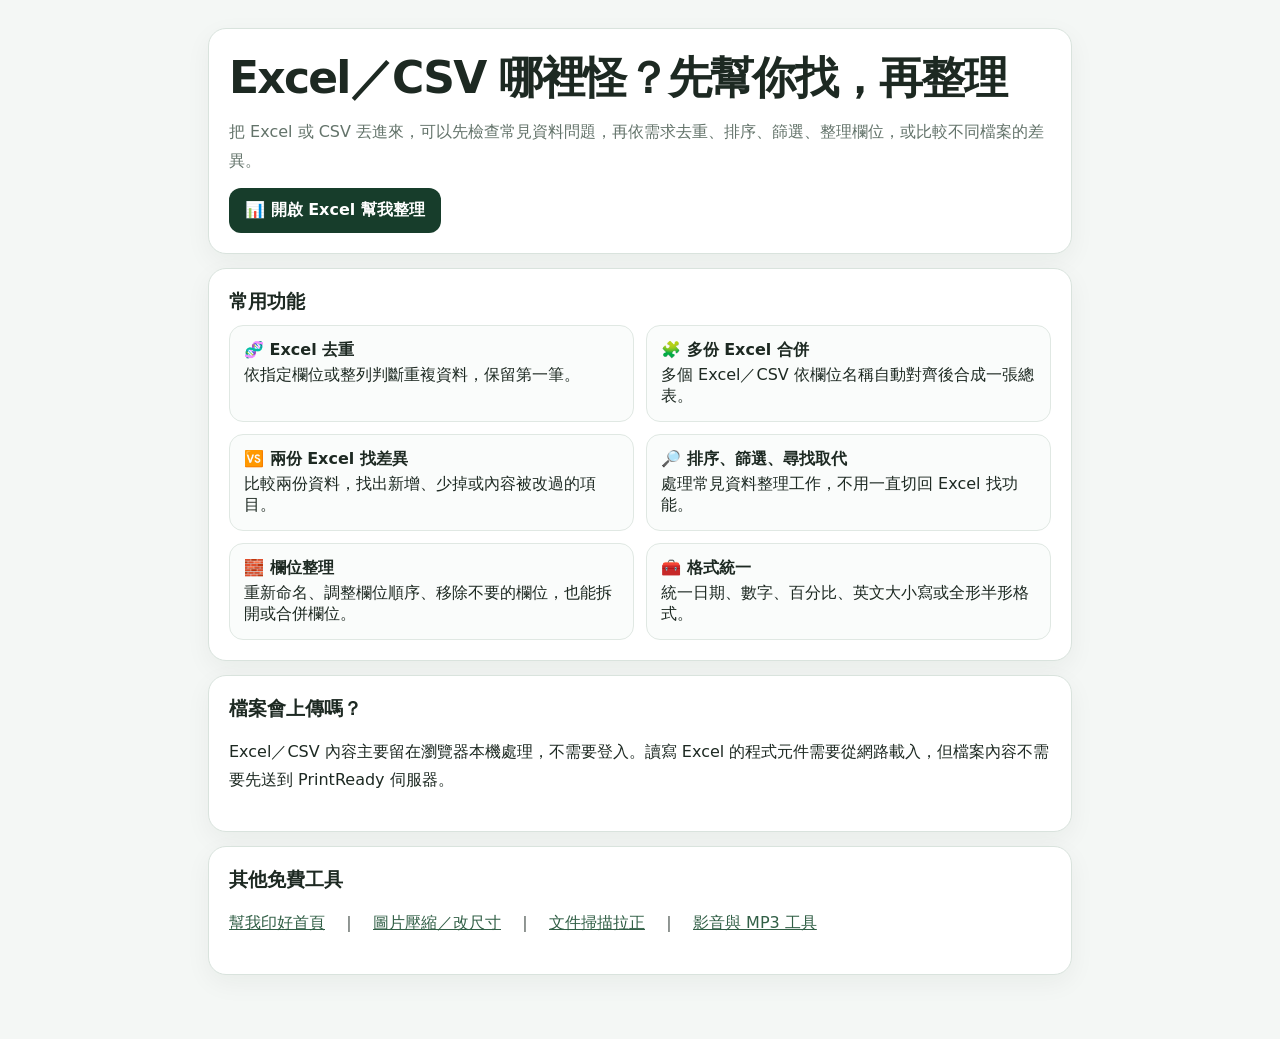
<file: excel-tools/index.html>
<!doctype html>
<html lang="zh-Hant">
<head>
<meta charset="utf-8">
<meta name="viewport" content="width=device-width,initial-scale=1">
<title>免費 Excel／CSV 整理、去重、合併、找差異｜幫我印好 PrintReady</title>
<meta name="description" content="免費 Excel／CSV 整理工具，可自動檢查常見問題、排序、篩選、去重、尋找取代、欄位整理、拆欄合欄、格式統一、多份 Excel 合併與兩份 Excel 找差異。免登入，檔案主要在瀏覽器本機處理。">
<meta name="robots" content="index,follow,max-image-preview:large">
<link rel="canonical" href="https://cbradarlab.github.io/printready/excel-tools/">
<meta property="og:type" content="website">
<meta property="og:locale" content="zh_TW">
<meta property="og:site_name" content="幫我印好 PrintReady">
<meta property="og:title" content="免費 Excel／CSV 整理、去重、合併、找差異｜幫我印好">
<meta property="og:description" content="Excel 哪裡怪不用自己慢慢找：可去重、排序、篩選、欄位整理、合併多份 Excel，也能比較兩份資料差異。">
<meta property="og:url" content="https://cbradarlab.github.io/printready/excel-tools/">
<style>
:root{font-family:system-ui,-apple-system,"Segoe UI","Noto Sans TC","Microsoft JhengHei",sans-serif;color:#1d2922;background:#f4f7f5}*{box-sizing:border-box}body{margin:0}.wrap{max-width:900px;margin:auto;padding:28px 18px 64px}.hero,.card{background:#fff;border:1px solid #d9e3dd;border-radius:18px;padding:20px;box-shadow:0 8px 26px rgba(20,40,28,.05)}h1{margin:0 0 10px;font-size:clamp(30px,5vw,44px);letter-spacing:-.04em}h2{font-size:19px;margin:0 0 10px}.sub,p,li{line-height:1.8}.sub{color:#63736a}.card{margin-top:14px}.grid{display:grid;grid-template-columns:1fr 1fr;gap:12px}.item{border:1px solid #e0e8e3;border-radius:14px;padding:14px;background:#fafcfb}.item b{display:block;margin-bottom:4px}.btn{display:inline-block;margin-top:12px;padding:12px 16px;border-radius:12px;background:#173d2b;color:#fff;text-decoration:none;font-weight:900}.links a{color:#315f46}@media(max-width:650px){.grid{grid-template-columns:1fr}}</style>
</head>
<body><main class="wrap">
<section class="hero"><h1>Excel／CSV 哪裡怪？先幫你找，再整理</h1><div class="sub">把 Excel 或 CSV 丟進來，可以先檢查常見資料問題，再依需求去重、排序、篩選、整理欄位，或比較不同檔案的差異。</div><a class="btn" href="../excel/">📊 開啟 Excel 幫我整理</a></section>
<section class="card"><h2>常用功能</h2><div class="grid">
<div class="item"><b>🧬 Excel 去重</b>依指定欄位或整列判斷重複資料，保留第一筆。</div>
<div class="item"><b>🧩 多份 Excel 合併</b>多個 Excel／CSV 依欄位名稱自動對齊後合成一張總表。</div>
<div class="item"><b>🆚 兩份 Excel 找差異</b>比較兩份資料，找出新增、少掉或內容被改過的項目。</div>
<div class="item"><b>🔎 排序、篩選、尋找取代</b>處理常見資料整理工作，不用一直切回 Excel 找功能。</div>
<div class="item"><b>🧱 欄位整理</b>重新命名、調整欄位順序、移除不要的欄位，也能拆開或合併欄位。</div>
<div class="item"><b>🧰 格式統一</b>統一日期、數字、百分比、英文大小寫或全形半形格式。</div>
</div></section>
<section class="card"><h2>檔案會上傳嗎？</h2><p>Excel／CSV 內容主要留在瀏覽器本機處理，不需要登入。讀寫 Excel 的程式元件需要從網路載入，但檔案內容不需要先送到 PrintReady 伺服器。</p></section>
<section class="card links"><h2>其他免費工具</h2><p><a href="../">幫我印好首頁</a>　｜　<a href="../image-tools/">圖片壓縮／改尺寸</a>　｜　<a href="../scan-rescue/">文件掃描拉正</a>　｜　<a href="../media/">影音與 MP3 工具</a></p></section>
</main></body></html>
</file>
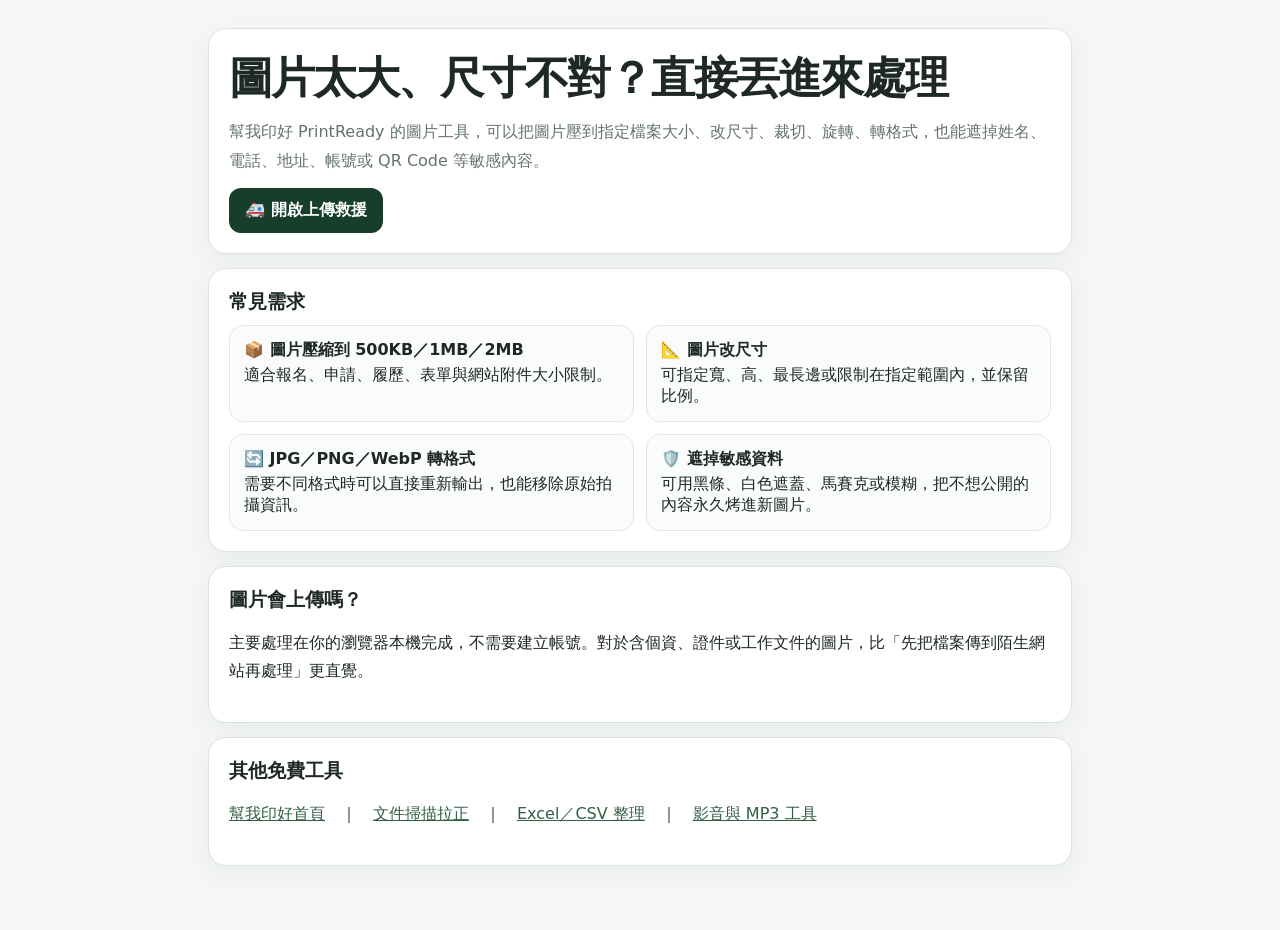
<file: image-tools/index.html>
<!doctype html>
<html lang="zh-Hant">
<head>
<meta charset="utf-8">
<meta name="viewport" content="width=device-width,initial-scale=1">
<title>免費圖片壓縮、改尺寸、轉格式、遮個資｜幫我印好 PrintReady</title>
<meta name="description" content="免費線上圖片壓縮工具，可將圖片壓到 500KB、1MB、2MB，支援改尺寸、裁切、旋轉、JPG/PNG/WebP 轉格式、移除拍攝資訊與遮蔽敏感資料。免登入，圖片在瀏覽器本機處理。">
<meta name="robots" content="index,follow,max-image-preview:large">
<link rel="canonical" href="https://cbradarlab.github.io/printready/image-tools/">
<meta property="og:type" content="website">
<meta property="og:locale" content="zh_TW">
<meta property="og:site_name" content="幫我印好 PrintReady">
<meta property="og:title" content="免費圖片壓縮、改尺寸、轉格式、遮個資｜幫我印好">
<meta property="og:description" content="圖片太大、網站規格不符？可壓到 500KB／1MB／2MB，改尺寸、轉格式、移除拍攝資訊與遮個資。">
<meta property="og:url" content="https://cbradarlab.github.io/printready/image-tools/">
<style>
:root{font-family:system-ui,-apple-system,"Segoe UI","Noto Sans TC","Microsoft JhengHei",sans-serif;color:#1d2922;background:#f4f7f5}*{box-sizing:border-box}body{margin:0}.wrap{max-width:900px;margin:auto;padding:28px 18px 64px}.hero,.card{background:#fff;border:1px solid #d9e3dd;border-radius:18px;padding:20px;box-shadow:0 8px 26px rgba(20,40,28,.05)}h1{margin:0 0 10px;font-size:clamp(30px,5vw,44px);letter-spacing:-.04em}h2{font-size:19px;margin:0 0 10px}.sub,p,li{line-height:1.8}.sub{color:#63736a}.card{margin-top:14px}.grid{display:grid;grid-template-columns:1fr 1fr;gap:12px}.item{border:1px solid #e0e8e3;border-radius:14px;padding:14px;background:#fafcfb}.item b{display:block;margin-bottom:4px}.btn{display:inline-block;margin-top:12px;padding:12px 16px;border-radius:12px;background:#173d2b;color:#fff;text-decoration:none;font-weight:900}.links a{color:#315f46}@media(max-width:650px){.grid{grid-template-columns:1fr}}</style>
</head>
<body><main class="wrap">
<section class="hero">
<h1>圖片太大、尺寸不對？直接丟進來處理</h1>
<div class="sub">幫我印好 PrintReady 的圖片工具，可以把圖片壓到指定檔案大小、改尺寸、裁切、旋轉、轉格式，也能遮掉姓名、電話、地址、帳號或 QR Code 等敏感內容。</div>
<a class="btn" href="../upload-rescue/">🚑 開啟上傳救援</a>
</section>
<section class="card"><h2>常見需求</h2><div class="grid">
<div class="item"><b>📦 圖片壓縮到 500KB／1MB／2MB</b>適合報名、申請、履歷、表單與網站附件大小限制。</div>
<div class="item"><b>📐 圖片改尺寸</b>可指定寬、高、最長邊或限制在指定範圍內，並保留比例。</div>
<div class="item"><b>🔄 JPG／PNG／WebP 轉格式</b>需要不同格式時可以直接重新輸出，也能移除原始拍攝資訊。</div>
<div class="item"><b>🛡️ 遮掉敏感資料</b>可用黑條、白色遮蓋、馬賽克或模糊，把不想公開的內容永久烤進新圖片。</div>
</div></section>
<section class="card"><h2>圖片會上傳嗎？</h2><p>主要處理在你的瀏覽器本機完成，不需要建立帳號。對於含個資、證件或工作文件的圖片，比「先把檔案傳到陌生網站再處理」更直覺。</p></section>
<section class="card links"><h2>其他免費工具</h2><p><a href="../">幫我印好首頁</a>　｜　<a href="../scan-rescue/">文件掃描拉正</a>　｜　<a href="../excel/">Excel／CSV 整理</a>　｜　<a href="../media/">影音與 MP3 工具</a></p></section>
</main></body></html>
</file>
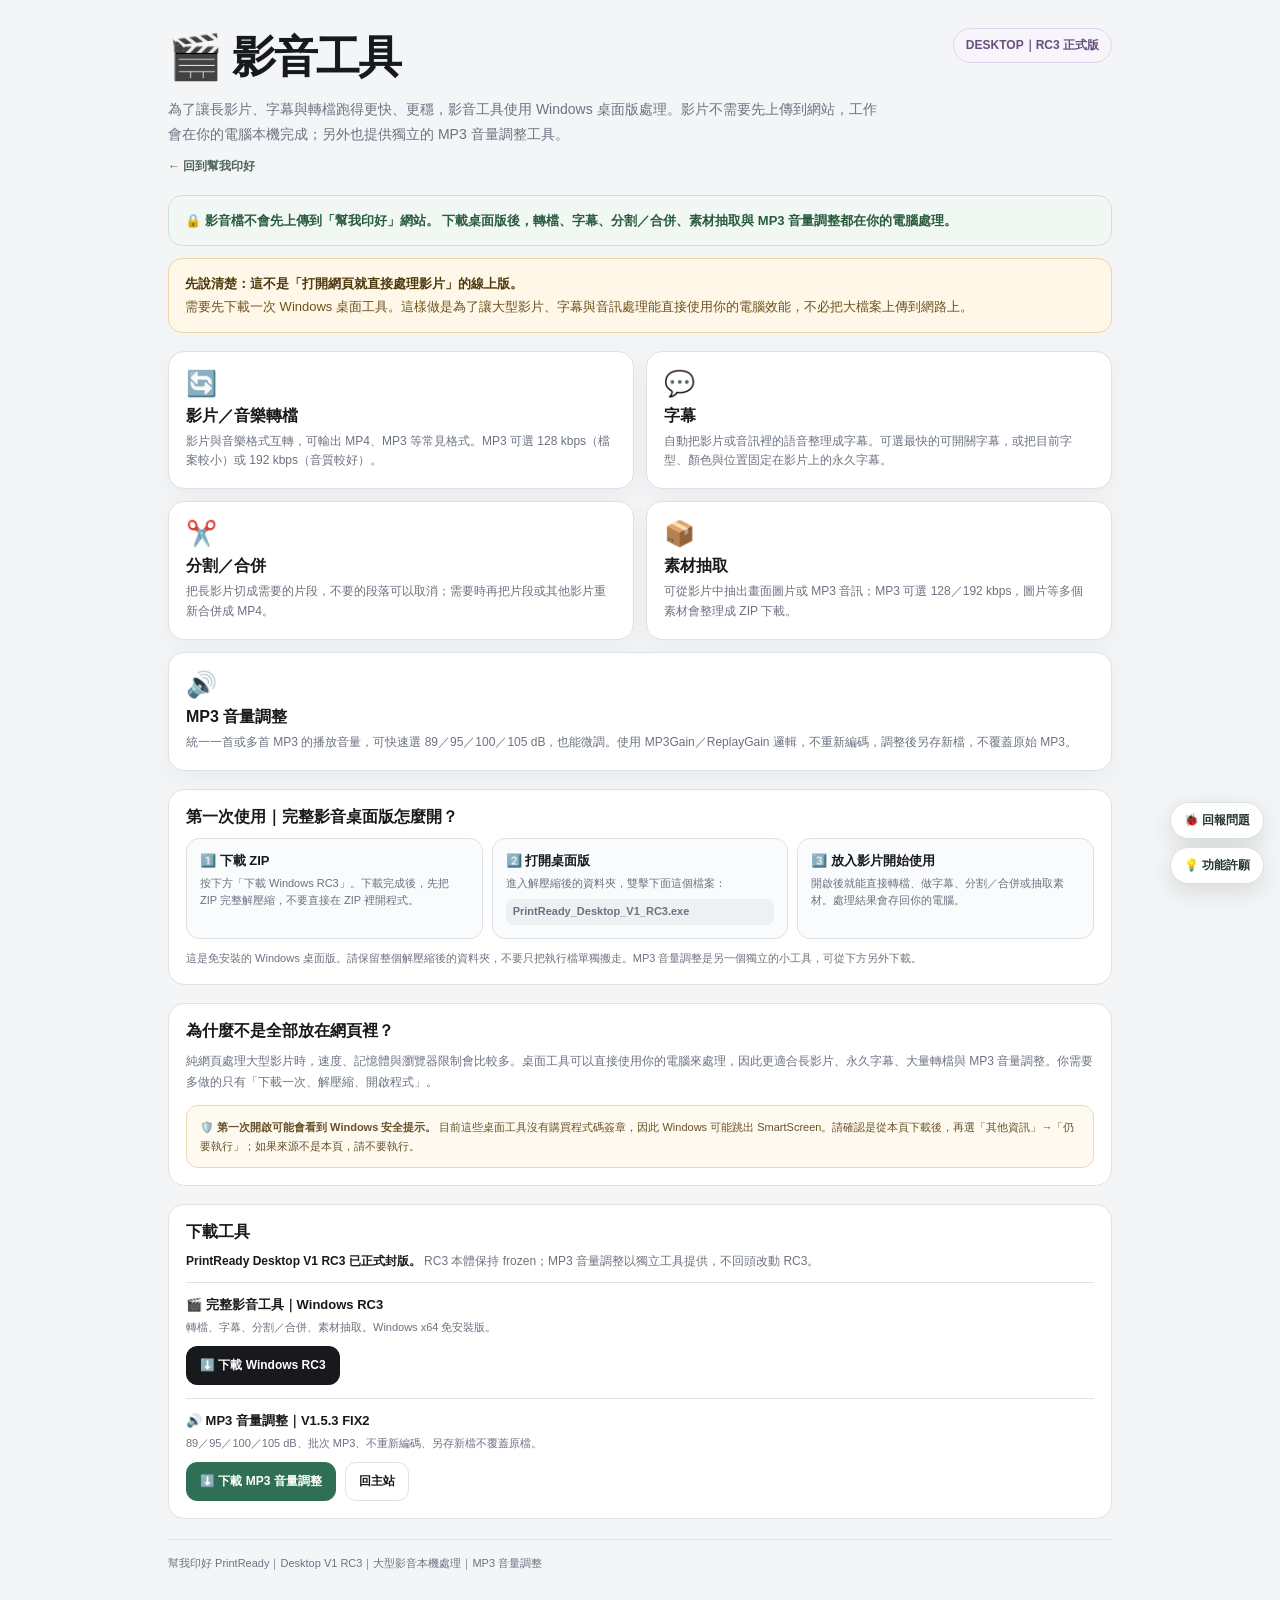
<file: media/index.html>
<!doctype html>
<html lang="zh-Hant">
<head>
<meta charset="utf-8">
<meta name="viewport" content="width=device-width,initial-scale=1">
<title>影片轉檔、自動字幕、影片分割合併、MP3 音量調整｜幫我印好</title>
<meta name="description" content="幫我印好 Windows 影音工具：影片／音樂轉檔、自動字幕、永久字幕、影片分割與合併、素材抽取，以及 MP3 音量調整與音量統一。大型影音直接在自己的電腦處理。">
<meta name="robots" content="index,follow,max-image-preview:large">
<link rel="canonical" href="https://cbradarlab.github.io/printready/media/">
<meta property="og:type" content="website">
<meta property="og:locale" content="zh_TW">
<meta property="og:site_name" content="幫我印好 PrintReady">
<meta property="og:title" content="影片轉檔、自動字幕、影片分割合併、MP3 音量調整｜幫我印好">
<meta property="og:description" content="免費 Windows 影音工具：轉檔、字幕、分割合併、素材抽取與 MP3 音量統一。">
<meta property="og:url" content="https://cbradarlab.github.io/printready/media/">
<style>
:root{
  --bg:#f4f5f7;--card:#fff;--text:#17191c;--muted:#6b7280;--line:#dde2e7;
  --soft:#f7f5fb;--accent:#66507f;--accent-line:#ddd6ea;
  font-family:ui-sans-serif,-apple-system,BlinkMacSystemFont,"Segoe UI","Noto Sans TC","Microsoft JhengHei",sans-serif;
}
*{box-sizing:border-box}
body{margin:0;background:var(--bg);color:var(--text)}
.shell{max-width:980px;margin:auto;padding:28px 18px 64px}
.top{display:flex;align-items:flex-start;justify-content:space-between;gap:18px}
h1{margin:0;font-size:clamp(30px,5vw,44px);letter-spacing:-.04em}
.sub{margin-top:10px;color:var(--muted);font-size:14px;line-height:1.75;max-width:720px}
.badge{border:1px solid var(--accent-line);background:var(--soft);color:var(--accent);border-radius:999px;padding:8px 12px;font-size:12px;font-weight:900;white-space:nowrap}
.back{display:inline-flex;margin-top:12px;color:#4e6658;text-decoration:none;font-size:12px;font-weight:900}
.back:hover{text-decoration:underline}
.local{margin:20px 0 12px;padding:14px 16px;border:1px solid #cfe1d7;background:#f1f8f4;border-radius:14px;color:#285b3d;font-size:13px;line-height:1.65;font-weight:750}
.notice{margin:0 0 18px;padding:14px 16px;border:1px solid #ead5a4;background:#fff8e8;border-radius:14px;color:#6d511c;font-size:13px;line-height:1.7}
.notice strong{color:#4f390e}
.grid{display:grid;grid-template-columns:repeat(2,minmax(0,1fr));gap:12px}
.card{background:var(--card);border:1px solid var(--line);border-radius:16px;padding:17px;box-shadow:0 7px 24px rgba(20,25,35,.045)}
.card.wide{grid-column:1/-1}
.icon{font-size:25px;margin-bottom:8px}.card h2{font-size:16px;margin:0 0 5px}.card p{margin:0;color:var(--muted);font-size:12px;line-height:1.65}
.flow{margin-top:18px;background:#fff;border:1px solid var(--line);border-radius:16px;padding:17px}
.flow h2{font-size:16px;margin:0 0 10px}
.flow-grid{display:grid;grid-template-columns:repeat(3,minmax(0,1fr));gap:9px}
.flow-step{border:1px solid var(--line);border-radius:13px;padding:13px;background:#fafbfc}
.flow-step b{display:block;font-size:13px;margin-bottom:5px}
.flow-step span{display:block;color:var(--muted);font-size:11px;line-height:1.6}
.file-name{display:inline-block;margin-top:7px;padding:4px 7px;border-radius:7px;background:#eef1f4;color:#30343a;font-size:11px;font-weight:900;word-break:break-all}
.platform{margin-top:10px;font-size:11px;color:var(--muted);line-height:1.65}
.why{margin-top:18px;background:#fff;border:1px solid var(--line);border-radius:16px;padding:17px}
.why h2{font-size:16px;margin:0 0 9px}.why p{margin:0;color:var(--muted);font-size:12px;line-height:1.75}
.warning{margin-top:12px;padding:12px 13px;border:1px solid #ead9b3;background:#fffaf0;border-radius:12px;color:#66512a;font-size:11px;line-height:1.7}
.status{margin-top:18px;background:#fff;border:1px solid var(--line);border-radius:16px;padding:17px}
.status h2{font-size:16px;margin:0 0 8px}.status p{margin:0;color:var(--muted);font-size:12px;line-height:1.7}
.status strong{color:var(--text)}
.download-block{margin-top:13px;padding-top:13px;border-top:1px solid var(--line)}
.download-block:first-of-type{margin-top:10px}
.download-title{font-size:13px;font-weight:900;margin-bottom:4px}
.download-note{font-size:11px;color:var(--muted);line-height:1.65}
.actions{display:flex;gap:9px;flex-wrap:wrap;margin-top:10px}
.btn{display:inline-flex;align-items:center;justify-content:center;text-decoration:none;border-radius:11px;padding:10px 13px;font-size:12px;font-weight:900;border:1px solid var(--line);background:#fff;color:var(--text)}
.btn.primary{background:#17191c;color:#fff;border-color:#17191c}
.btn.audio{background:#2f6f55;color:#fff;border-color:#2f6f55}
.foot{margin-top:20px;padding-top:14px;border-top:1px solid var(--line);color:var(--muted);font-size:11px;line-height:1.65}
@media(max-width:650px){.top{display:block}.badge{display:inline-block;margin-top:12px}.grid,.flow-grid{grid-template-columns:1fr}.card.wide{grid-column:auto}}
</style>
<link rel="stylesheet" href="../shared/feedback.css">
</head>
<body>
<div class="shell">
  <div class="top">
    <div>
      <h1>🎬 影音工具</h1>
      <div class="sub">為了讓長影片、字幕與轉檔跑得更快、更穩，影音工具使用 Windows 桌面版處理。影片不需要先上傳到網站，工作會在你的電腦本機完成；另外也提供獨立的 MP3 音量調整工具。</div>
      <a class="back" href="../index.html">← 回到幫我印好</a>
    </div>
    <div class="badge">DESKTOP｜RC3 正式版</div>
  </div>

  <div class="local">🔒 <strong>影音檔不會先上傳到「幫我印好」網站。</strong> 下載桌面版後，轉檔、字幕、分割／合併、素材抽取與 MP3 音量調整都在你的電腦處理。</div>
  <div class="notice"><strong>先說清楚：這不是「打開網頁就直接處理影片」的線上版。</strong><br>需要先下載一次 Windows 桌面工具。這樣做是為了讓大型影片、字幕與音訊處理能直接使用你的電腦效能，不必把大檔案上傳到網路上。</div>

  <div class="grid">
    <div class="card"><div class="icon">🔄</div><h2>影片／音樂轉檔</h2><p>影片與音樂格式互轉，可輸出 MP4、MP3 等常見格式。MP3 可選 128 kbps（檔案較小）或 192 kbps（音質較好）。</p></div>
    <div class="card"><div class="icon">💬</div><h2>字幕</h2><p>自動把影片或音訊裡的語音整理成字幕。可選最快的可開關字幕，或把目前字型、顏色與位置固定在影片上的永久字幕。</p></div>
    <div class="card"><div class="icon">✂️</div><h2>分割／合併</h2><p>把長影片切成需要的片段，不要的段落可以取消；需要時再把片段或其他影片重新合併成 MP4。</p></div>
    <div class="card"><div class="icon">📦</div><h2>素材抽取</h2><p>可從影片中抽出畫面圖片或 MP3 音訊；MP3 可選 128／192 kbps，圖片等多個素材會整理成 ZIP 下載。</p></div>
    <div class="card wide"><div class="icon">🔊</div><h2>MP3 音量調整</h2><p>統一一首或多首 MP3 的播放音量，可快速選 89／95／100／105 dB，也能微調。使用 MP3Gain／ReplayGain 邏輯，不重新編碼，調整後另存新檔，不覆蓋原始 MP3。</p></div>
  </div>

  <div class="flow">
    <h2>第一次使用｜完整影音桌面版怎麼開？</h2>
    <div class="flow-grid">
      <div class="flow-step"><b>1️⃣ 下載 ZIP</b><span>按下方「下載 Windows RC3」。下載完成後，先把 ZIP 完整解壓縮，不要直接在 ZIP 裡開程式。</span></div>
      <div class="flow-step"><b>2️⃣ 打開桌面版</b><span>進入解壓縮後的資料夾，雙擊下面這個檔案：</span><span class="file-name">PrintReady_Desktop_V1_RC3.exe</span></div>
      <div class="flow-step"><b>3️⃣ 放入影片開始使用</b><span>開啟後就能直接轉檔、做字幕、分割／合併或抽取素材。處理結果會存回你的電腦。</span></div>
    </div>
    <div class="platform">這是免安裝的 Windows 桌面版。請保留整個解壓縮後的資料夾，不要只把執行檔單獨搬走。MP3 音量調整是另一個獨立的小工具，可從下方另外下載。</div>
  </div>

  <div class="why">
    <h2>為什麼不是全部放在網頁裡？</h2>
    <p>純網頁處理大型影片時，速度、記憶體與瀏覽器限制會比較多。桌面工具可以直接使用你的電腦來處理，因此更適合長影片、永久字幕、大量轉檔與 MP3 音量調整。你需要多做的只有「下載一次、解壓縮、開啟程式」。</p>
    <div class="warning">🛡️ <strong>第一次開啟可能會看到 Windows 安全提示。</strong> 目前這些桌面工具沒有購買程式碼簽章，因此 Windows 可能跳出 SmartScreen。請確認是從本頁下載後，再選「其他資訊」→「仍要執行」；如果來源不是本頁，請不要執行。</div>
  </div>

  <div class="status">
    <h2>下載工具</h2>
    <p><strong>PrintReady Desktop V1 RC3 已正式封版。</strong> RC3 本體保持 frozen；MP3 音量調整以獨立工具提供，不回頭改動 RC3。</p>

    <div class="download-block">
      <div class="download-title">🎬 完整影音工具｜Windows RC3</div>
      <div class="download-note">轉檔、字幕、分割／合併、素材抽取。Windows x64 免安裝版。</div>
      <div class="actions">
        <a class="btn primary" href="https://www.dropbox.com/scl/fi/ijsqi01eompbsrk7qfdht/PrintReady_Desktop_V1_RC3_FINAL_SEALED_Windows_x64.zip?rlkey=bycww81yhm2v8ixj9daki9py9&amp;dl=1" target="_blank" rel="noopener">⬇️ 下載 Windows RC3</a>
      </div>
    </div>

    <div class="download-block">
      <div class="download-title">🔊 MP3 音量調整｜V1.5.3 FIX2</div>
      <div class="download-note">89／95／100／105 dB、批次 MP3、不重新編碼、另存新檔不覆蓋原檔。</div>
      <div class="actions">
        <a class="btn audio" href="https://www.dropbox.com/scl/fi/uk0332jrqtd7hlqxi5a70/PrintReady_MP3_VOLUME_V1_5_3_FIX2_INSTANT_TARGET_CONTROLS_FINAL_SEALED_20261014_Windows_x64.zip?rlkey=7npem78ujnxpet94gosr7v21u&amp;dl=1" target="_blank" rel="noopener">⬇️ 下載 MP3 音量調整</a>
        <a class="btn" href="../index.html">回主站</a>
      </div>
    </div>
  </div>

  <div class="foot">幫我印好 PrintReady｜Desktop V1 RC3｜大型影音本機處理｜MP3 音量調整</div>
</div>
<script>
window.PrintReadyFeedbackConfig={
  tool:"🎬 影音工具",
  version:"Desktop V1 RC3 + MP3 Volume V1.5.3 FIX2",
  features:["影音入口","下載／開啟","轉檔","字幕","分割／合併","素材抽取","MP3 音量調整","其他"]
};
</script>
<script src="../shared/feedback.js"></script>
</body>
</html>
</file>
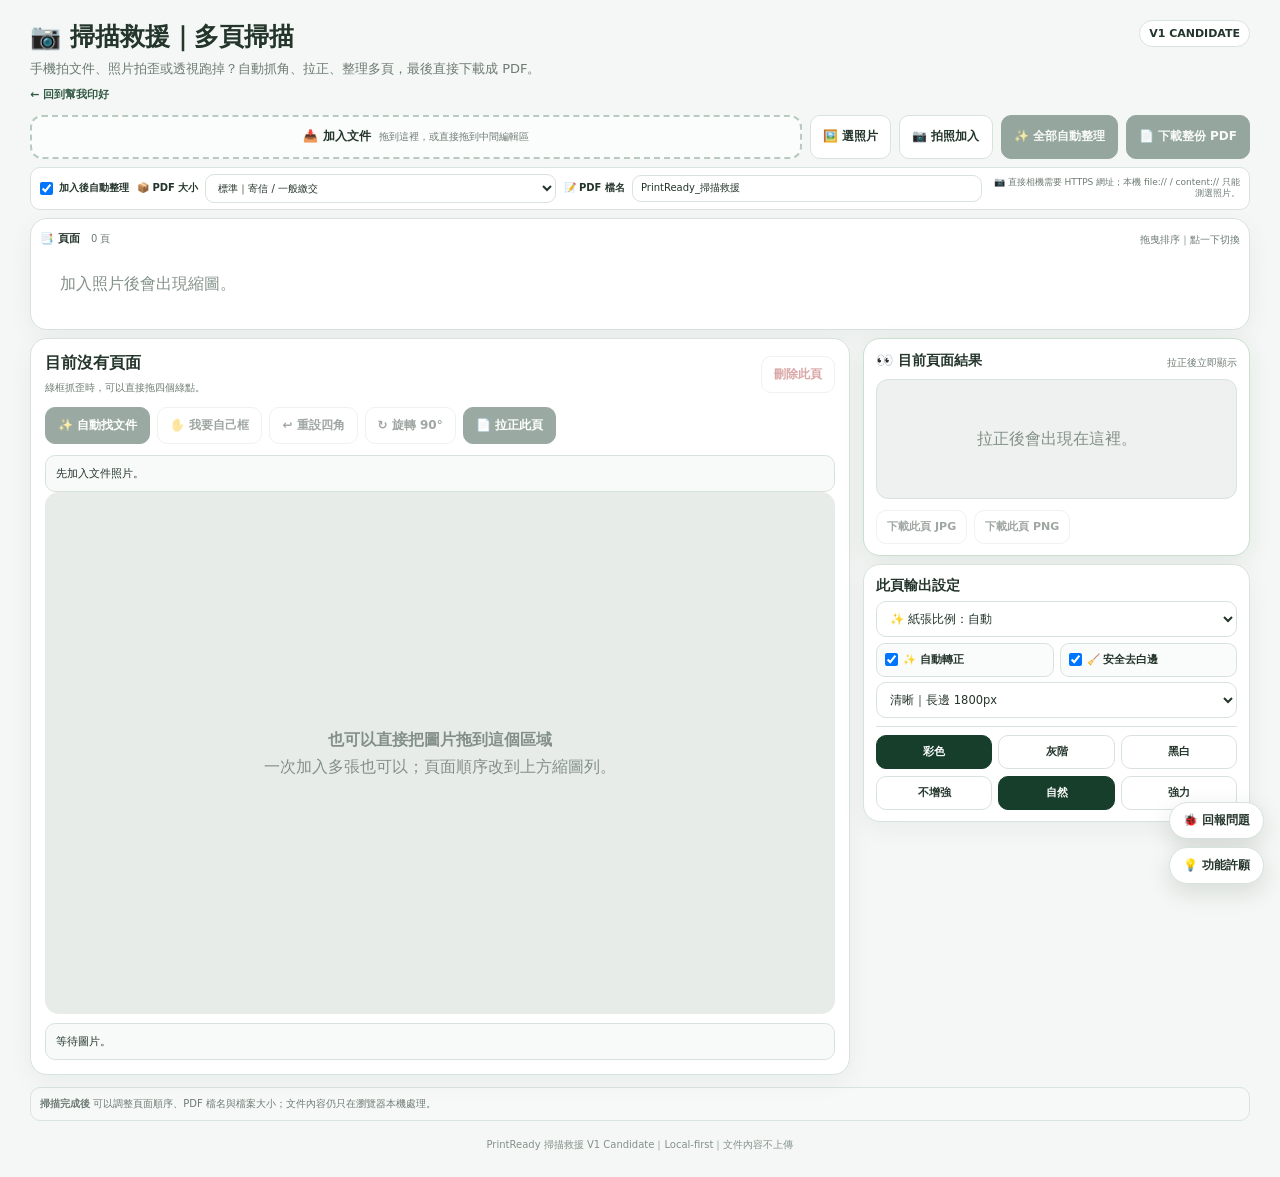
<file: scan-rescue/index.html>
<!doctype html>
<html lang="zh-Hant">
<head>
<meta charset="utf-8">
<meta name="viewport" content="width=device-width,initial-scale=1">
<title>掃描救援｜PrintReady</title>
<style>
:root{
  --bg:#f4f7f5;--card:#fff;--text:#24352b;--muted:#6d7b73;--line:#d9e3dd;
  --green:#173d2b;--soft:#eef6f1;--warn:#fff8e6;--warnline:#ead6a2;--danger:#a33;
}
*{box-sizing:border-box}
body{margin:0;background:var(--bg);color:var(--text);font-family:system-ui,-apple-system,"Segoe UI","Noto Sans TC",sans-serif}
.wrap{max-width:1260px;margin:0 auto;padding:20px}
.hero{display:flex;gap:14px;align-items:flex-start;justify-content:space-between;margin-bottom:13px}
h1{font-size:25px;margin:0 0 6px}.sub{font-size:13px;line-height:1.6;color:var(--muted)}
.badge{font-size:11px;font-weight:900;border:1px solid var(--line);padding:6px 9px;border-radius:999px;background:#fff;white-space:nowrap}
.card{background:var(--card);border:1px solid var(--line);border-radius:17px;padding:14px;box-shadow:0 7px 26px rgba(29,48,38,.05)}
.top-actions{display:grid;grid-template-columns:minmax(0,1fr) auto auto auto auto;gap:8px;align-items:stretch;margin-bottom:8px}
.drop{
  border:2px dashed #b9cbc1;border-radius:12px;padding:6px 10px;text-align:center;
  background:#fbfdfc;cursor:pointer;transition:.15s;min-height:44px;
  display:flex;align-items:center;justify-content:center;gap:8px;flex-wrap:wrap
}
.drop.drag{border-color:#4d8063;background:#eff8f2}
.drop b{display:inline;font-size:12px;margin:0}
.drop small{color:var(--muted);font-size:10px}
button{border:1px solid var(--line);background:#fff;color:var(--text);border-radius:10px;padding:9px 12px;font:inherit;font-size:12px;font-weight:900;cursor:pointer}
button:hover{background:#f6faf7}button.primary{background:var(--green);color:#fff;border-color:var(--green)}
button.danger{color:var(--danger)}button:disabled{opacity:.43;cursor:not-allowed}
.workspace{display:grid;grid-template-columns:minmax(0,2.12fr) minmax(330px,1fr);gap:13px;align-items:start}
.toolbar{display:flex;flex-wrap:wrap;gap:7px;margin:11px 0}
.canvas-wrap{
  position:relative;background:#e8ece9;border-radius:14px;
  height:min(58vh,620px);min-height:410px;overflow:hidden;
  display:flex;align-items:center;justify-content:center;transition:.15s
}
.canvas-wrap.file-drag{
  outline:3px solid #20a765;outline-offset:-3px;background:#edf6f0
}
.canvas-drop-hint{
  position:absolute;inset:0;z-index:20;display:flex;align-items:center;justify-content:center;
  background:rgba(237,246,240,.88);color:#173d2b;font-weight:950;font-size:18px;
  text-align:center;padding:24px;pointer-events:none
}
canvas{display:block;max-width:100%;max-height:100%;touch-action:none}
.empty{color:#839088;text-align:center;padding:45px 18px;line-height:1.7}
.status{margin-top:9px;font-size:11px;line-height:1.55;padding:9px 10px;border-radius:10px;background:#f7faf8;border:1px solid var(--line)}
.status.ok{background:#eef8f1;border-color:#c9dfd0}.status.warn{background:var(--warn);border-color:var(--warnline)}
.section{margin-bottom:8px}.section h3{font-size:12px;margin:0 0 6px}
.segment{display:grid;grid-template-columns:repeat(3,1fr);gap:6px}.segment button.active{background:var(--green);color:#fff;border-color:var(--green)}
.compact-toggle-row{display:grid;grid-template-columns:1fr 1fr;gap:6px;margin-top:6px}
.compact-toggle-row label{
  display:flex;align-items:center;gap:5px;border:1px solid var(--line);border-radius:9px;
  padding:6px 7px;background:#fafcfb;font-size:9px;font-weight:800;cursor:pointer
}
.compact-toggle-row input{margin:0}
select,input[type="range"]{width:100%}
select{border:1px solid var(--line);border-radius:10px;padding:8px 9px;background:#fff;color:var(--text);font:inherit;font-size:11px}
.range-row{display:grid;grid-template-columns:1fr auto;gap:7px;align-items:center}
.meta{font-size:10px;color:var(--muted);line-height:1.55;margin-top:6px}
.preview{border:1px solid var(--line);border-radius:12px;overflow:hidden;background:#eef1ef;min-height:185px;display:flex;align-items:center;justify-content:center}
.preview img{display:block;max-width:100%;max-height:360px}
.note{font-size:10px;line-height:1.55;color:var(--muted);background:#f7f9f8;border:1px solid var(--line);padding:8px 9px;border-radius:10px}
.hr{height:1px;background:var(--line);margin:8px 0}
.pages-head{display:flex;align-items:center;justify-content:space-between;gap:8px;margin-bottom:8px}
.page-strip-card{margin:0 0 8px;padding:7px 9px}
.page-strip-head{display:flex;align-items:center;justify-content:space-between;gap:10px;margin-bottom:4px}
.page-strip-head strong{font-size:11px}
.page-list{
  display:flex;flex-direction:row;gap:7px;overflow-x:auto;overflow-y:hidden;
  padding:1px 2px 4px;scrollbar-width:thin
}
.page-card{
  flex:0 0 166px;display:grid;grid-template-columns:42px minmax(0,1fr) auto;
  gap:6px;align-items:center;border:1px solid var(--line);border-radius:9px;
  padding:4px 5px;background:#fff;cursor:pointer
}
.page-card.active{border:2px solid var(--green);background:#f1f7f3}.page-card.dragging{opacity:.45}
.page-thumb{width:42px;height:48px;border-radius:6px;background:#edf0ee;overflow:hidden;display:grid;place-items:center;border:1px solid #e0e7e2}
.page-thumb img{width:100%;height:100%;object-fit:cover}
.page-info{min-width:0}.page-title{font-size:9px;font-weight:900;white-space:nowrap;overflow:hidden;text-overflow:ellipsis}
.page-state{font-size:8px;color:var(--muted);margin-top:2px;line-height:1.2}
.page-mini-actions{display:flex;flex-direction:column;gap:2px}.page-mini-actions button{padding:2px 4px;font-size:8px;line-height:1}
.page-add-card{
  flex:0 0 92px;min-height:58px;border:1px dashed #a9c5b5;border-radius:9px;background:#f8fbf9;
  display:flex;align-items:center;justify-content:center;text-align:center;font-size:10px;font-weight:900;
  color:var(--green);cursor:pointer;padding:8px
}
.page-add-card:hover{background:#eef7f1}
.ready-badge{
  display:inline-flex;align-items:center;padding:3px 7px;border-radius:999px;
  background:#eef8f1;border:1px solid #c9dfd0;color:#285b3d;font-size:9px;font-weight:900
}
.batch-status{font-size:9px;margin-top:3px;line-height:1.3}

.quick-options{
  display:grid;grid-template-columns:auto minmax(250px,1fr) minmax(250px,1fr) auto;
  gap:8px;align-items:center;margin:0 0 8px;padding:6px 9px;
  border:1px solid var(--line);border-radius:10px;background:#fff
}
.quick-options>label{
  display:flex;gap:6px;align-items:center;font-size:10px;line-height:1.2;white-space:nowrap
}
.quick-options>label input{margin:0}
.quick-options small{display:none}
.mobile-hint{font-size:9px;color:var(--muted);text-align:right;max-width:250px;line-height:1.3}
.pdf-size-box{
  display:grid;grid-template-columns:auto minmax(150px,1fr);gap:5px 7px;align-items:center
}
.pdf-size-box label{font-size:10px;font-weight:900}
.pdf-size-box select{
  border:1px solid var(--line);border-radius:9px;padding:7px 8px;background:#fff;
  color:var(--text);font:inherit;font-size:10px
}
.pdf-size-box small{
  grid-column:1/-1;color:var(--muted);font-size:9px;line-height:1.35
}
.pdf-name-box{
  display:grid;grid-template-columns:auto minmax(150px,1fr);gap:5px 7px;align-items:center
}
.pdf-name-box label{font-size:10px;font-weight:900}
.pdf-name-box input{
  min-width:0;border:1px solid var(--line);border-radius:9px;padding:7px 8px;background:#fff;
  color:var(--text);font:inherit;font-size:10px
}
.pdf-name-box small{
  grid-column:1/-1;color:var(--muted);font-size:9px;line-height:1.35
}
.camera-flash{
  animation:cameraFlash .36s ease
}
.camera-modal{
  position:fixed;inset:0;z-index:9999;background:rgba(0,0,0,.72);
  display:flex;align-items:center;justify-content:center;padding:12px
}
.camera-panel{
  width:min(720px,100%);max-height:96vh;overflow:auto;background:#fff;color:var(--text);
  border-radius:18px;padding:12px;box-shadow:0 24px 70px rgba(0,0,0,.35)
}
.camera-head{display:flex;align-items:flex-start;justify-content:space-between;gap:10px;margin-bottom:9px}
.camera-head b{font-size:16px}
.camera-stage{
  position:relative;background:#111;border-radius:14px;overflow:hidden;
  width:100%;min-height:320px;display:flex;align-items:center;justify-content:center
}
.camera-stage video{width:100%;max-height:70vh;display:block;object-fit:contain;background:#111}
.camera-guide{
  position:absolute;left:8%;right:8%;top:7%;bottom:7%;
  border:3px solid #25c878;border-radius:10px;pointer-events:none;
  box-shadow:0 0 0 9999px rgba(0,0,0,.12)
}
.camera-guide::before,.camera-guide::after{
  content:"";position:absolute;width:34px;height:34px;border-color:#fff;border-style:solid
}
.camera-guide::before{left:-3px;top:-3px;border-width:4px 0 0 4px}
.camera-guide::after{right:-3px;bottom:-3px;border-width:0 4px 4px 0}
.camera-guide-label{
  position:absolute;top:8px;left:50%;transform:translateX(-50%);
  background:rgba(17,61,43,.88);color:#fff;border-radius:999px;padding:5px 9px;
  font-size:10px;font-weight:900;white-space:nowrap
}
.camera-actions{display:grid;grid-template-columns:1fr 2fr;gap:8px;margin-top:9px}

@keyframes cameraFlash{
  0%{box-shadow:inset 0 0 0 9999px rgba(255,255,255,.88)}
  100%{box-shadow:inset 0 0 0 9999px rgba(255,255,255,0)}
}
.pdf-ready{background:#eef8f1;border:1px solid #c9dfd0;padding:9px 10px;border-radius:10px;font-size:11px;line-height:1.5}
.hidden{display:none!important}
footer{font-size:10px;color:#849189;text-align:center;padding:17px 0 5px}
.side-column{
  align-self:start;
  min-width:0;
}
.result-first{
  border-color:#c9dfd0;
  box-shadow:0 7px 24px rgba(23,61,43,.08);
}
.compact-preview{min-height:120px;max-height:210px}
.compact-preview img{max-height:198px;object-fit:contain}

/* V0.9.2：右側可讀性補強，不把整個版面重新撐高 */
.side-column .section h3{
  font-size:14px;
  line-height:1.35;
}
.side-column .meta,
.side-column #resultMeta{
  font-size:10.5px;
  line-height:1.45;
}
.side-column select{
  font-size:11.5px;
  min-height:36px;
  padding:7px 9px;
}
.side-column .segment button{
  font-size:11px;
  min-height:34px;
  padding:7px 8px;
}
.side-column .compact-toggle-row label{
  font-size:10.5px;
  line-height:1.3;
  min-height:34px;
  padding:7px 8px;
}
.side-column .toolbar button,
.side-column #downloadJpg,
.side-column #downloadPng{
  font-size:11px;
  min-height:34px;
  padding:7px 10px;
}
.side-column .result-first .pages-head .meta{
  font-size:10px;
}
.side-column .section{
  padding:11px 12px;
}

@media(max-width:900px){
  .workspace{grid-template-columns:1fr}
  .top-actions{grid-template-columns:1fr 1fr}
  .drop{grid-column:1/-1}
  .canvas-wrap{height:min(62vh,560px);min-height:360px}
  .page-card{flex-basis:180px}
  .page-add-card{flex-basis:100px}
  .quick-options{display:flex;align-items:flex-start;flex-direction:column}
  .pdf-size-box{width:100%;grid-template-columns:auto 1fr}
  .pdf-name-box{width:100%;grid-template-columns:auto 1fr}
  .mobile-hint{text-align:left}
}
@media(max-width:520px){
  .top-actions{grid-template-columns:1fr 1fr}
  .top-actions .drop{grid-column:1/-1}
  #autoAllBtn,#pdfBtn{min-height:44px}
}

.site-back{display:inline-flex;align-items:center;gap:5px;margin-top:7px;color:#315943;text-decoration:none;font-size:11px;font-weight:900}
.site-back:hover{text-decoration:underline}
</style>
<link rel="stylesheet" href="../shared/feedback.css">
</head>
<body>
<div class="wrap">
  <div class="hero">
    <div>
      <h1>📷 掃描救援｜多頁掃描</h1>
      <div class="sub">手機拍文件、照片拍歪或透視跑掉？自動抓角、拉正、整理多頁，最後直接下載成 PDF。</div>
      <a class="site-back" href="../index.html">← 回到幫我印好</a>
    </div>
    <div class="badge">V1 CANDIDATE</div>
  </div>

  <div class="top-actions">
    <div id="drop" class="drop">
      <b>📥 加入文件</b>
      <small>拖到這裡，或直接拖到中間編輯區</small>
      <input id="file" type="file" accept="image/jpeg,image/png,image/webp" multiple hidden>
      <input id="cameraFile" type="file" accept="image/*" capture="environment" hidden>
    </div>
    <button id="pickBtn">🖼️ 選照片</button>
    <button id="cameraBtn">📷 拍照加入</button>
    <button id="autoAllBtn" class="primary" disabled>✨ 全部自動整理</button>
    <button id="pdfBtn" class="primary" disabled>📄 下載整份 PDF</button>
  </div>

  <div class="quick-options">
    <label>
      <input id="autoProcessNew" type="checkbox" checked>
      <span><b>加入後自動整理</b><small>單張拍照 / 單張加入時，自動抓角＋拉正；多張批次仍由「全部自動整理」控制。</small></span>
    </label>

    <div class="pdf-size-box">
      <label for="pdfSizeMode"><b>📦 PDF 大小</b></label>
      <select id="pdfSizeMode">
        <option value="clear">清晰｜目前品質</option>
        <option value="standard" selected>標準｜寄信 / 一般繳交</option>
        <option value="small">小檔｜網站附件</option>
        <option value="target:500">壓到 500 KB 內</option>
        <option value="target:1024">壓到 1 MB 內</option>
        <option value="target:2048">壓到 2 MB 內</option>
        <option value="target:5120">壓到 5 MB 內</option>
      </select>
      <small id="pdfSizeHint">標準：適度縮圖與壓縮，通常已很夠看。</small>
    </div>
    <div class="pdf-name-box">
      <label for="pdfFileName"><b>📝 PDF 檔名</b></label>
      <input id="pdfFileName" type="text" value="PrintReady_掃描救援" maxlength="80" spellcheck="false">
      <small>下載時會直接用這個檔名，不再自動塞頁數或 KB。</small>
    </div>

    <div id="mobileHint" class="mobile-hint">📷 直接相機需要 HTTPS 網址；本機 file:// / content:// 只能測選照片。</div>
  </div>

  <div class="card page-strip-card">
    <div class="page-strip-head">
      <div>
        <strong>📑 頁面</strong>
        <span id="pageCount" class="meta" style="display:inline;margin-left:6px">0 頁</span>
        <span id="pdfReady" class="ready-badge hidden" style="margin-left:7px">✅ 已完成</span>
      </div>
      <div class="meta">拖曳排序｜點一下切換</div>
    </div>
    <div id="pageList" class="page-list">
      <div class="empty" style="padding:18px">加入照片後會出現縮圖。</div>
    </div>
    <div id="batchStatus" class="batch-status"></div>
  </div>

  <div class="workspace">
    <div class="card">
      <div class="pages-head">
        <div><b id="currentPageLabel">目前沒有頁面</b><div class="meta">綠框抓歪時，可以直接拖四個綠點。</div></div>
        <button id="deleteCurrentBtn" class="danger" disabled>刪除此頁</button>
      </div>

      <div class="toolbar">
        <button id="autoBtn" class="primary" disabled>✨ 自動找文件</button>
        <button id="manualBtn" disabled>✋ 我要自己框</button>
        <button id="resetBtn" disabled>↩️ 重設四角</button>
        <button id="rotateBtn" disabled>↻ 旋轉 90°</button>
        <button id="warpBtn" class="primary" disabled>📄 拉正此頁</button>
      </div>
      <div id="docGate" class="status">先加入文件照片。</div>

      <div class="canvas-wrap" id="canvasWrap" title="也可以直接把圖片拖到這裡">
        <div id="canvasDropHint" class="canvas-drop-hint hidden">📥 放開滑鼠，把圖片加入掃描頁面</div>
        <div id="empty" class="empty">
          <b>也可以直接把圖片拖到這個區域</b><br>
          一次加入多張也可以；頁面順序改到上方縮圖列。
        </div>
        <canvas id="canvas" class="hidden"></canvas>
      </div>
      <div id="status" class="status">等待圖片。</div>
    </div>

    <div class="side-column">
      <div class="card section result-first">
        <div class="pages-head">
          <h3 style="margin:0">👀 目前頁面結果</h3>
          <span class="meta">拉正後立即顯示</span>
        </div>
        <div class="preview compact-preview" id="preview"><div class="empty" style="padding:25px">拉正後會出現在這裡。</div></div>
        <div id="resultMeta" class="meta"></div>
        <div class="toolbar" style="margin-bottom:0">
          <button id="downloadJpg" disabled>下載此頁 JPG</button>
          <button id="downloadPng" disabled>下載此頁 PNG</button>
        </div>
      </div>

      <div class="card section">
        <h3>此頁輸出設定</h3>
        <select id="paperRatio">
          <option value="auto" selected>✨ 紙張比例：自動</option>
          <option value="a4p">A4 直式</option>
          <option value="a4l">A4 橫式</option>
          <option value="frame">依綠框比例</option>
        </select>
        <div class="compact-toggle-row">
          <label title="只有明顯側著 90° 才會自動轉正；不確定不亂動。">
            <input id="autoOrient" type="checkbox" checked>
            <span>✨ 自動轉正</span>
          </label>
          <label title="只裁外圍近乎全白的空白，單邊最多 6%，並保留安全邊界。">
            <input id="trimWhite" type="checkbox" checked>
            <span>🧹 安全去白邊</span>
          </label>
        </div>

        <div style="height:5px"></div>
        <select id="quality">
          <option value="1400">快速｜長邊 1400px</option>
          <option value="1800" selected>清晰｜長邊 1800px</option>
          <option value="2200">高畫質｜長邊 2200px</option>
        </select>

        <div class="hr"></div>
        <div class="segment" id="modes">
          <button data-mode="color" class="active">彩色</button>
          <button data-mode="gray">灰階</button>
          <button data-mode="bw">黑白</button>
        </div>

        <div style="height:7px"></div>
        <div class="segment" id="enhanceModes">
          <button data-enhance="off">不增強</button>
          <button data-enhance="natural" class="active">自然</button>
          <button data-enhance="strong">強力</button>
        </div>

        <div id="bwControls" class="hidden" style="margin-top:9px">
          <div class="range-row">
            <input id="threshold" type="range" min="90" max="220" value="165">
            <b id="thresholdVal" style="font-size:10px">165</b>
          </div>
        </div>
      </div>

    </div>
  </div>


  <div class="note" style="margin-top:12px">
    <b>掃描完成後</b> 可以調整頁面順序、PDF 檔名與檔案大小；文件內容仍只在瀏覽器本機處理。
  </div>

  <div id="cameraModal" class="camera-modal hidden" role="dialog" aria-modal="true" aria-label="拍照掃描">
    <div class="camera-panel">
      <div class="camera-head">
        <div>
          <b>📷 拍照掃描</b>
          <div class="meta">把整張紙留在綠色框內，四周最好留一點背景。</div>
        </div>
        <button id="closeCameraBtn">關閉</button>
      </div>
      <div class="camera-stage">
        <video id="cameraVideo" autoplay playsinline muted></video>
        <div class="camera-guide">
          <div class="camera-guide-label">整張文件放進框內</div>
        </div>
      </div>
      <div id="cameraStatus" class="status">等待開啟相機。</div>
      <div class="camera-actions">
        <button id="switchCameraBtn">🔄 切換鏡頭</button>
        <button id="captureCameraBtn" class="primary" disabled>📸 拍下這一頁</button>
      </div>
    </div>
  </div>

  <footer>PrintReady 掃描救援 V1 Candidate｜Local-first｜文件內容不上傳</footer>
</div>

<script>
(()=>{
  const $=id=>document.getElementById(id);
  const file=$("file"),cameraFile=$("cameraFile"),drop=$("drop"),canvas=$("canvas"),ctx=canvas.getContext("2d",{willReadFrequently:true});

  let pages=[],selected=-1,dragPageId=null;
  let img=null,imgName="scan",rotation=0,corners=null,defaultCorners=null,dragging=-1,resultCanvas=null;
  let viewScale=1,drawW=0,drawH=0,documentState="empty";
  let mode="color",enhanceMode="natural";

  const SCAN_USAGE_TRACK_ENDPOINT="https://printready-usage.crzaybetray.workers.dev/track";
  const SCAN_USAGE_EVENT="scan_rescue";
  const SCAN_USAGE_SEEN_KEY="printready_usage_seen_v1:scan_rescue";
  async function trackScanUsage(){
    try{
      if(sessionStorage.getItem(SCAN_USAGE_SEEN_KEY)==="1")return;
      sessionStorage.setItem(SCAN_USAGE_SEEN_KEY,"1");
    }catch(_){}
    try{
      const response=await fetch(SCAN_USAGE_TRACK_ENDPOINT,{
        method:"POST",headers:{"Content-Type":"application/json"},
        body:JSON.stringify({event:SCAN_USAGE_EVENT}),keepalive:true
      });
      if(!response.ok)throw new Error(`usage_http_${response.status}`);
    }catch(_){
      try{sessionStorage.removeItem(SCAN_USAGE_SEEN_KEY)}catch(__){}
    }
  }

  function clamp(v,a,b){return Math.max(a,Math.min(b,v))}
  function dist(a,b){return Math.hypot(a.x-b.x,a.y-b.y)}
  function status(text,type=""){$("status").className="status"+(type?` ${type}`:"");$("status").textContent=text}
  function setGate(state,text,type=""){
    documentState=state;$("docGate").className="status"+(type?` ${type}`:"");$("docGate").textContent=text;
    $("warpBtn").disabled=!(state==="detected"||state==="manual");
    $("resetBtn").disabled=!(state==="detected"||state==="manual");
  }
  function orderedCorners(arr){
    const pts=arr.map(p=>({...p}));
    const tl=pts.reduce((a,b)=>a.x+a.y<b.x+b.y?a:b),br=pts.reduce((a,b)=>a.x+a.y>b.x+b.y?a:b);
    const tr=pts.reduce((a,b)=>a.x-a.y>b.x-b.y?a:b),bl=pts.reduce((a,b)=>a.x-a.y<b.x-b.y?a:b);
    return [tl,tr,br,bl];
  }
  function normCorners(arr){return arr?arr.map(p=>({x:p.x/Math.max(1,drawW),y:p.y/Math.max(1,drawH)})):null}
  function viewCorners(arr){return arr?arr.map(p=>({x:p.x*drawW,y:p.y*drawH})):null}

  function currentPage(){return selected>=0&&selected<pages.length?pages[selected]:null}
  function currentNaturalSize(){if(!img)return[0,0];return rotation%180===0?[img.naturalWidth,img.naturalHeight]:[img.naturalHeight,img.naturalWidth]}

  function pageStateLabel(p){
    if(p.resultCanvas)return `✅ 已整理｜${p.resultCanvas.width}×${p.resultCanvas.height}`;
    if(p.documentState==="detected")return "🟢 已抓到文件，尚未拉正";
    if(p.documentState==="manual")return "✋ 手動框選，尚未拉正";
    if(p.documentState==="rejected")return "⚠️ 未找到明確文件";
    return "🔎 尚未整理";
  }

  function createThumb(im){
    const c=document.createElement("canvas"),max=150,scale=Math.min(1,max/Math.max(im.naturalWidth,im.naturalHeight));
    c.width=Math.max(1,Math.round(im.naturalWidth*scale));c.height=Math.max(1,Math.round(im.naturalHeight*scale));
    c.getContext("2d").drawImage(im,0,0,c.width,c.height);return c.toDataURL("image/jpeg",.8);
  }

  async function imageFromFile(f){
    return new Promise((resolve,reject)=>{
      const url=URL.createObjectURL(f),im=new Image();
      im.onload=()=>{URL.revokeObjectURL(url);resolve(im)};
      im.onerror=()=>{URL.revokeObjectURL(url);reject(new Error("decode"))};im.src=url;
    });
  }

  async function addFiles(list,source="files"){
    const fs=[...list].filter(f=>/^image\/(jpeg|png|webp)$/.test(f.type));
    if(!fs.length){status("請加入 JPG / PNG / WebP 圖片。","warn");return}
    trackScanUsage();
    const firstNewIndex=pages.length;
    $("batchStatus").textContent=`正在加入 ${fs.length} 張…`;

    for(const f of fs){
      try{
        const im=await imageFromFile(f);
        pages.push({
          id:crypto.randomUUID?crypto.randomUUID():`${Date.now()}_${Math.random()}`,
          name:(f.name||"scan").replace(/\.[^.]+$/,""),fileName:f.name||"scan.jpg",img:im,thumb:createThumb(im),
          rotation:0,cornersNorm:null,defaultCornersNorm:null,documentState:"unverified",gateText:"🔎 尚未確認文件",
          resultCanvas:null,resultMeta:"",mode:"color",enhanceMode:"natural",paperRatio:"auto",quality:"1800",threshold:165,autoOrient:true,trimWhite:true
        });
      }catch(_){}
    }

    renderPages();
    if(selected<0&&pages.length)selectPage(0);
    $("autoAllBtn").disabled=!pages.length;
    $("batchStatus").textContent=`已加入 ${pages.length} 頁。可以逐頁處理，或按「全部自動整理」。`;
    updatePdfReady();

    // V0.6：手機拍一張 / 一次只加入一張時，可直接自動處理。
    // 多選批次不偷偷跑，避免一次加入很多大圖讓瀏覽器卡住。
    if(fs.length===1 && $("autoProcessNew").checked){
      const idx=firstNewIndex;
      selectPage(idx);
      if(source==="camera"){
        $("canvasWrap").classList.remove("camera-flash");
        void $("canvasWrap").offsetWidth;
        $("canvasWrap").classList.add("camera-flash");
      }
      $("batchStatus").textContent=`正在自動整理第 ${idx+1} 頁…`;
      await new Promise(r=>setTimeout(r,40));
      if(autoDetect()){
        await new Promise(r=>setTimeout(r,20));
        warp(true);
        $("batchStatus").textContent=`第 ${idx+1} 頁已自動整理完成。${source==="camera"?"可以繼續拍下一頁。":""}`;
      }else{
        $("batchStatus").textContent=`第 ${idx+1} 頁需要手動確認四角。`;
      }
    }
  }


  let cameraStream=null,cameraFacing="environment";

  function cameraMsg(text,type=""){
    $("cameraStatus").className="status"+(type?` ${type}`:"");
    $("cameraStatus").textContent=text;
  }

  function stopLiveCamera(){
    if(cameraStream){
      cameraStream.getTracks().forEach(t=>t.stop());
      cameraStream=null;
    }
    $("cameraVideo").srcObject=null;
    $("captureCameraBtn").disabled=true;
  }

  async function startLiveCamera(){
    stopLiveCamera();
    if(!window.isSecureContext || !navigator.mediaDevices || !navigator.mediaDevices.getUserMedia){
      cameraMsg("⚠️ 目前不是 HTTPS 安全網頁，所以瀏覽器不允許直接開相機。請把這版放到 GitHub Pages / HTTPS 再測。","warn");
      return false;
    }
    try{
      cameraMsg("正在開啟相機…");
      cameraStream=await navigator.mediaDevices.getUserMedia({
        video:{
          facingMode:{ideal:cameraFacing},
          width:{ideal:1920},
          height:{ideal:1080}
        },
        audio:false
      });
      $("cameraVideo").srcObject=cameraStream;
      await $("cameraVideo").play();
      $("captureCameraBtn").disabled=false;
      cameraMsg("✅ 相機已開啟。把整張紙留在綠框內，四周留一點背景。","ok");
      return true;
    }catch(err){
      cameraMsg("⚠️ 無法直接開啟相機。可能是權限被拒絕，或這個瀏覽器不支援；可改用「選照片」。","warn");
      return false;
    }
  }

  async function openLiveCamera(){
    $("cameraModal").classList.remove("hidden");

    // 這正是手機截圖出現 content://downloads 時的情況：
    // 看起來是在 Chrome 裡，但其實只是開本機下載檔，沒有 HTTPS 權限。
    if(!window.isSecureContext){
      cameraMsg("⚠️ 目前網址是本機檔案（file:// / content://）模式，不能直接啟動後鏡頭。要測真正拍照，請用 HTTPS 網址開啟。","warn");
      return;
    }
    await startLiveCamera();
  }

  $("closeCameraBtn").onclick=()=>{
    stopLiveCamera();
    $("cameraModal").classList.add("hidden");
  };

  $("switchCameraBtn").onclick=async()=>{
    cameraFacing=cameraFacing==="environment"?"user":"environment";
    await startLiveCamera();
  };

  $("captureCameraBtn").onclick=async()=>{
    const video=$("cameraVideo");
    if(!cameraStream||!video.videoWidth||!video.videoHeight)return;
    const c=document.createElement("canvas");
    c.width=video.videoWidth;c.height=video.videoHeight;
    c.getContext("2d").drawImage(video,0,0,c.width,c.height);
    const blob=await new Promise(res=>c.toBlob(res,"image/jpeg",.93));
    if(!blob)return;
    const name=`scan_${Date.now()}.jpg`;
    const f=new File([blob],name,{type:"image/jpeg"});
    stopLiveCamera();
    $("cameraModal").classList.add("hidden");
    await addFiles([f],"camera-live");
  };

  // 離開頁面時一定關相機。
  addEventListener("pagehide",stopLiveCamera);

  drop.onclick=()=>file.click();
  $("pickBtn").onclick=e=>{e.stopPropagation();file.click()};
  $("cameraBtn").onclick=e=>{e.stopPropagation();trackScanUsage();openLiveCamera()};
  file.onchange=()=>{addFiles(file.files,"files");file.value=""};
  cameraFile.onchange=()=>{addFiles(cameraFile.files,"camera");cameraFile.value=""};
  ["dragenter","dragover"].forEach(ev=>drop.addEventListener(ev,e=>{e.preventDefault();drop.classList.add("drag")}));
  ["dragleave","drop"].forEach(ev=>drop.addEventListener(ev,e=>{e.preventDefault();drop.classList.remove("drag")}));
  drop.addEventListener("drop",e=>addFiles(e.dataTransfer.files,"drop"));

  // V0.5.5：中間編輯區本身也可以直接丟圖片。
  // 已有文件時仍可拖檔加入新頁；不影響綠點拖曳。
  const canvasWrap=$("canvasWrap"),canvasDropHint=$("canvasDropHint");
  let centerDragDepth=0;

  canvasWrap.addEventListener("dragenter",e=>{
    if(!e.dataTransfer||![...e.dataTransfer.types].includes("Files"))return;
    e.preventDefault();centerDragDepth++;
    canvasWrap.classList.add("file-drag");canvasDropHint.classList.remove("hidden");
  });
  canvasWrap.addEventListener("dragover",e=>{
    if(!e.dataTransfer||![...e.dataTransfer.types].includes("Files"))return;
    e.preventDefault();e.dataTransfer.dropEffect="copy";
    canvasWrap.classList.add("file-drag");canvasDropHint.classList.remove("hidden");
  });
  canvasWrap.addEventListener("dragleave",e=>{
    if(!e.dataTransfer||![...e.dataTransfer.types].includes("Files"))return;
    centerDragDepth=Math.max(0,centerDragDepth-1);
    if(centerDragDepth===0){canvasWrap.classList.remove("file-drag");canvasDropHint.classList.add("hidden")}
  });
  canvasWrap.addEventListener("drop",e=>{
    if(!e.dataTransfer)return;
    e.preventDefault();e.stopPropagation();centerDragDepth=0;
    canvasWrap.classList.remove("file-drag");canvasDropHint.classList.add("hidden");
    if(e.dataTransfer.files&&e.dataTransfer.files.length)addFiles(e.dataTransfer.files,"center-drop");
  });

  // 沒有頁面時，中間空白區點一下也能選檔。
  canvasWrap.addEventListener("click",e=>{
    if(pages.length)return;
    if(e.target===canvas||e.target.closest?.(".page-card"))return;
    file.click();
  });

  function drawSource(){
    if(!img)return;
    const [nw,nh]=currentNaturalSize();
    const maxW=Math.max(320,$("canvasWrap").clientWidth-12),maxH=Math.min(610,innerHeight*.56,$("canvasWrap").clientHeight-10);
    viewScale=Math.min(maxW/nw,maxH/nh,1);drawW=Math.max(1,Math.round(nw*viewScale));drawH=Math.max(1,Math.round(nh*viewScale));
    canvas.width=drawW;canvas.height=drawH;ctx.clearRect(0,0,drawW,drawH);
    ctx.save();ctx.translate(drawW/2,drawH/2);ctx.rotate(rotation*Math.PI/180);
    ctx.drawImage(img,-img.naturalWidth*viewScale/2,-img.naturalHeight*viewScale/2,img.naturalWidth*viewScale,img.naturalHeight*viewScale);ctx.restore();
    drawOverlay();
  }
  function drawOverlay(){
    if(!corners)return;
    ctx.save();ctx.lineWidth=3;ctx.strokeStyle="#20a765";ctx.fillStyle="#20a765";ctx.beginPath();
    corners.forEach((p,i)=>i?ctx.lineTo(p.x,p.y):ctx.moveTo(p.x,p.y));ctx.closePath();ctx.stroke();
    corners.forEach((p,i)=>{ctx.beginPath();ctx.arc(p.x,p.y,9,0,Math.PI*2);ctx.fill();ctx.fillStyle="#fff";ctx.font="bold 10px system-ui";ctx.textAlign="center";ctx.textBaseline="middle";ctx.fillText(String(i+1),p.x,p.y);ctx.fillStyle="#20a765"});ctx.restore();
  }

  function saveCurrent(){
    const p=currentPage();if(!p)return;
    p.rotation=rotation;p.cornersNorm=normCorners(corners);p.defaultCornersNorm=normCorners(defaultCorners);p.documentState=documentState;
    p.resultCanvas=resultCanvas;p.mode=mode;p.enhanceMode=enhanceMode;p.paperRatio=$("paperRatio").value;
    p.quality=$("quality").value;p.threshold=+$("threshold").value;p.autoOrient=$("autoOrient").checked;p.trimWhite=$("trimWhite").checked;
  }
  function applyControls(p){
    mode=p.mode;enhanceMode=p.enhanceMode;$("paperRatio").value=p.paperRatio;$("quality").value=p.quality;$("threshold").value=p.threshold;$("thresholdVal").textContent=p.threshold;$("autoOrient").checked=p.autoOrient!==false;$("trimWhite").checked=p.trimWhite!==false;
    document.querySelectorAll("#modes button").forEach(b=>b.classList.toggle("active",b.dataset.mode===mode));
    document.querySelectorAll("#enhanceModes button").forEach(b=>b.classList.toggle("active",b.dataset.enhance===enhanceMode));
    $("bwControls").classList.toggle("hidden",mode!=="bw");
  }
  function showResult(p){
    if(p.resultCanvas){
      $("preview").innerHTML=`<img src="${p.resultCanvas.toDataURL("image/jpeg",.9)}" alt="拉正結果">`;
      $("resultMeta").textContent=p.resultMeta||`輸出 ${p.resultCanvas.width}×${p.resultCanvas.height}`;
      $("downloadJpg").disabled=false;$("downloadPng").disabled=false;
    }else{
      $("preview").innerHTML='<div class="empty" style="padding:25px">此頁尚未拉正。</div>';$("resultMeta").textContent="";
      $("downloadJpg").disabled=true;$("downloadPng").disabled=true;
    }
  }
  function selectPage(index){
    if(index<0||index>=pages.length)return;
    saveCurrent();selected=index;const p=pages[index];img=p.img;imgName=p.name;rotation=p.rotation;documentState=p.documentState;resultCanvas=p.resultCanvas;
    applyControls(p);$("empty").classList.add("hidden");canvas.classList.remove("hidden");drawSource();
    corners=viewCorners(p.cornersNorm);defaultCorners=viewCorners(p.defaultCornersNorm);drawSource();
    ["autoBtn","manualBtn","rotateBtn","deleteCurrentBtn"].forEach(id=>$(id).disabled=false);
    if(documentState==="detected")setGate("detected",p.gateText||"✅ 已找到文件","ok");
    else if(documentState==="manual")setGate("manual",p.gateText||"✋ 手動框選模式","ok");
    else if(documentState==="rejected")setGate("rejected",p.gateText||"⚠️ 未找到明確文件","warn");
    else setGate("unverified","🔎 尚未確認文件｜請先按「自動找文件」。");
    $("currentPageLabel").textContent=`第 ${index+1} 頁｜${p.fileName}`;showResult(p);renderPages();
    status(p.resultCanvas?"此頁已整理完成；仍可重新抓角或調整設定。":"目前編輯這一頁。","ok");
  }

  function renderPages(){
    $("pageCount").textContent=`${pages.length} 頁`;
    if(!pages.length){
      $("pageList").innerHTML='<div class="empty" style="padding:18px">加入照片後會出現縮圖。</div><div id="pageAddCard" class="page-add-card">＋ 加入頁面</div>';
      $("pageAddCard").onclick=()=>file.click();
      return
    }
    $("pageList").innerHTML=pages.map((p,i)=>`
      <div class="page-card ${i===selected?"active":""}" draggable="true" data-id="${p.id}" data-index="${i}">
        <div class="page-thumb"><img src="${p.resultCanvas?p.resultCanvas.toDataURL("image/jpeg",.65):p.thumb}"></div>
        <div class="page-info"><div class="page-title">${i+1}. ${escapeHtml(p.fileName)}</div><div class="page-state">${p.resultCanvas?"✅ 完成":p.documentState==="detected"?"🟢 已抓角":p.documentState==="manual"?"✋ 手動框":p.documentState==="rejected"?"⚠️ 待確認":"🔎 未整理"}</div></div>
        <div class="page-mini-actions">
          <button data-act="up" data-index="${i}" ${i===0?"disabled":""}>‹</button>
          <button data-act="down" data-index="${i}" ${i===pages.length-1?"disabled":""}>›</button>
        </div>
      </div>`).join("") + `<div id="pageAddCard" class="page-add-card">＋ 加入頁面</div>`;
    $("pageAddCard").onclick=()=>file.click();
    document.querySelectorAll(".page-card").forEach(card=>{
      card.addEventListener("click",e=>{if(e.target.closest("button"))return;selectPage(+card.dataset.index)});
      card.addEventListener("dragstart",()=>{dragPageId=card.dataset.id;card.classList.add("dragging")});
      card.addEventListener("dragend",()=>{dragPageId=null;card.classList.remove("dragging")});
      card.addEventListener("dragover",e=>e.preventDefault());
      card.addEventListener("drop",e=>{
        e.preventDefault();const from=pages.findIndex(p=>p.id===dragPageId),to=+card.dataset.index;if(from<0||from===to)return;
        saveCurrent();const [m]=pages.splice(from,1);pages.splice(to,0,m);selected=pages.findIndex(p=>p.id===m.id);renderPages();selectPage(selected);updatePdfReady();
      });
    });
    document.querySelectorAll(".page-mini-actions button").forEach(b=>b.addEventListener("click",e=>{
      e.stopPropagation();const i=+b.dataset.index,delta=b.dataset.act==="up"?-1:1,j=i+delta;if(j<0||j>=pages.length)return;
      saveCurrent();[pages[i],pages[j]]=[pages[j],pages[i]];
      if(selected===i)selected=j;else if(selected===j)selected=i;renderPages();selectPage(selected);updatePdfReady();
    }));
  }
  function escapeHtml(s){return String(s).replace(/[&<>"']/g,ch=>({"&":"&amp;","<":"&lt;",">":"&gt;",'"':"&quot;","'":"&#39;"}[ch]))}

  $("deleteCurrentBtn").onclick=()=>{
    if(selected<0)return;const old=selected;pages.splice(selected,1);selected=-1;
    if(pages.length)selectPage(Math.min(old,pages.length-1));else{
      img=null;corners=null;resultCanvas=null;canvas.classList.add("hidden");$("empty").classList.remove("hidden");
      $("currentPageLabel").textContent="目前沒有頁面";$("preview").innerHTML='<div class="empty" style="padding:25px">拉正後會出現在這裡。</div>';
      ["autoBtn","manualBtn","resetBtn","rotateBtn","warpBtn","deleteCurrentBtn"].forEach(id=>$(id).disabled=true);
      setGate("empty","先加入文件照片。");status("等待圖片。");
    }
    renderPages();$("autoAllBtn").disabled=!pages.length;updatePdfReady();
  };

  function getCanvasPoint(e){const r=canvas.getBoundingClientRect();return{x:(e.clientX-r.left)*(canvas.width/r.width),y:(e.clientY-r.top)*(canvas.height/r.height)}}
  canvas.addEventListener("pointerdown",e=>{
    if(!corners)return;const p=getCanvasPoint(e);let best=-1,bestD=25;corners.forEach((c,i)=>{const d=dist(p,c);if(d<bestD){best=i;bestD=d}});
    if(best>=0){dragging=best;canvas.setPointerCapture(e.pointerId);e.preventDefault()}
  });
  canvas.addEventListener("pointermove",e=>{if(dragging<0)return;const p=getCanvasPoint(e);corners[dragging]={x:clamp(p.x,0,canvas.width),y:clamp(p.y,0,canvas.height)};drawSource();e.preventDefault()});
  canvas.addEventListener("pointerup",()=>{dragging=-1;saveCurrent()});canvas.addEventListener("pointercancel",()=>dragging=-1);

  function otsu(gray){
    const hist=new Uint32Array(256);for(const v of gray)hist[v]++;let total=gray.length,sum=0;for(let i=0;i<256;i++)sum+=i*hist[i];
    let sumB=0,wB=0,maxVar=-1,thr=128;
    for(let t=0;t<256;t++){wB+=hist[t];if(!wB)continue;const wF=total-wB;if(!wF)break;sumB+=t*hist[t];const mB=sumB/wB,mF=(sum-sumB)/wF,v=wB*wF*(mB-mF)*(mB-mF);if(v>maxVar){maxVar=v;thr=t}}
    return thr;
  }

  function largestComponent(mask,w,h){
    const seen=new Uint8Array(w*h),queue=new Int32Array(w*h);let best=[];
    for(let idx=0;idx<mask.length;idx++){
      if(!mask[idx]||seen[idx])continue;
      let qs=0,qe=0;queue[qe++]=idx;seen[idx]=1;const comp=[];
      while(qs<qe){
        const q=queue[qs++];comp.push(q);const x=q%w,y=(q/w)|0;
        if(x>0){const n=q-1;if(mask[n]&&!seen[n]){seen[n]=1;queue[qe++]=n}}
        if(x<w-1){const n=q+1;if(mask[n]&&!seen[n]){seen[n]=1;queue[qe++]=n}}
        if(y>0){const n=q-w;if(mask[n]&&!seen[n]){seen[n]=1;queue[qe++]=n}}
        if(y<h-1){const n=q+w;if(mask[n]&&!seen[n]){seen[n]=1;queue[qe++]=n}}
      }
      if(comp.length>best.length)best=comp;
    }
    return best;
  }

  function robustExtremeCorners(comp,w,h){
    // 舊版直接取單一最極端像素，手機實拍若有反光、雜訊或背景連到紙邊，
    // 一個離群點就可能把某個角拉歪。
    // V0.6.1 改成最多抽樣 12,000 點，再平均「最極端的一小群」。
    const stride=Math.max(1,Math.ceil(comp.length/12000));
    const pts=[];
    for(let i=0;i<comp.length;i+=stride){
      const q=comp[i],x=q%w,y=(q/w)|0;
      pts.push({x,y,s:x+y,d:x-y});
    }
    const k=Math.max(4,Math.min(80,Math.round(pts.length*.006)));

    function avgExtreme(key,high){
      const a=pts.slice().sort((p,q)=>high?q[key]-p[key]:p[key]-q[key]);
      let sx=0,sy=0;
      for(let i=0;i<k;i++){sx+=a[i].x;sy+=a[i].y}
      return{x:sx/k,y:sy/k};
    }
    return{
      tl:avgExtreme("s",false),
      br:avgExtreme("s",true),
      tr:avgExtreme("d",true),
      bl:avgExtreme("d",false)
    };
  }

  function candidateFromComponent(comp,w,h){
    if(!comp.length)return null;
    let minX=w,minY=h,maxX=0,maxY=0;
    for(const q of comp){
      const x=q%w,y=(q/w)|0;
      minX=Math.min(minX,x);maxX=Math.max(maxX,x);minY=Math.min(minY,y);maxY=Math.max(maxY,y);
    }
    const {tl,tr,br,bl}=robustExtremeCorners(comp,w,h);
    const areaRatio=comp.length/(w*h),boxW=maxX-minX+1,boxH=maxY-minY+1;
    const bboxArea=(boxW*boxH)/(w*h),fillRatio=comp.length/Math.max(1,boxW*boxH);
    const bboxTouches=(minX<=2?1:0)+(maxX>=w-3?1:0)+(minY<=2?1:0)+(maxY>=h-3?1:0);
    return {tl,tr,br,bl,minX,minY,maxX,maxY,boxW,boxH,areaRatio,bboxArea,fillRatio,bboxTouches};
  }

  function acceptCandidate(c,scale,label){
    const pts=orderedCorners([c.tl,c.tr,c.br,c.bl]).map(p=>({x:p.x/scale,y:p.y/scale}));
    const margin=Math.min(canvas.width,canvas.height)*.025;
    const nearEdges=pts.filter(p=>p.x<margin||p.y<margin||p.x>canvas.width-margin||p.y>canvas.height-margin).length;
    if(nearEdges>=4&&c.areaRatio>.62)return false;

    corners=pts;defaultCorners=corners.map(p=>({...p}));drawSource();

    let conf=(c.areaRatio>.14&&c.areaRatio<.72&&c.bboxTouches<=2)?"高":"中";
    let gateText=`✅ 找到${label}｜信心：${conf}。有偏可拖綠點。`;

    if(nearEdges>=1){
      conf="中";
      gateText=`⚠️ 已找到${label}，但有 ${nearEdges} 個角太靠近照片邊緣｜可能沒有把整張紙拍完整，建議重拍或手動調綠點。`;
      setGate("detected",gateText,"warn");
      status("文件有角落貼近照片邊界；仍可處理，但重拍通常會更準。","warn");
    }else{
      setGate("detected",gateText,"ok");
      status(`${label}邊界已抓到。`,"ok");
    }

    const p=currentPage();if(p)p.gateText=$("docGate").textContent;
    saveCurrent();renderPages();return true;
  }

  function tryBrightPaper(gray,w,h,scale,borderMed){
    const tOtsu=otsu(gray),thr=Math.max(tOtsu,Math.min(242,borderMed+14)),mask=new Uint8Array(w*h);
    for(let i=0;i<mask.length;i++)mask[i]=gray[i]>=thr?1:0;
    const c=candidateFromComponent(largestComponent(mask,w,h),w,h);
    if(!c||c.areaRatio<.075)return false;
    if((c.areaRatio>.70&&c.bboxTouches>=3)||(c.bboxArea>.86&&c.bboxTouches>=3))return false;
    if(c.fillRatio<.34)return false;
    return acceptCandidate(c,scale,"明確文件");
  }

  function tryContrastRectangle(data,w,h,scale){
    const rs=[],gs=[],bs=[],step=2,m=Math.max(2,Math.round(Math.min(w,h)*.045));
    for(let y=0;y<h;y+=step)for(let x=0;x<w;x+=step){
      if(!(x<m||x>=w-m||y<m||y>=h-m))continue;
      const i=(y*w+x)*4;rs.push(data[i]);gs.push(data[i+1]);bs.push(data[i+2]);
    }
    const med=a=>{a.sort((x,y)=>x-y);return a[Math.floor(a.length/2)]||0};
    const br=med(rs),bg=med(gs),bb=med(bs),borderDist=[];
    for(let y=0;y<h;y+=step)for(let x=0;x<w;x+=step){
      if(!(x<m||x>=w-m||y<m||y>=h-m))continue;
      const i=(y*w+x)*4,dr=data[i]-br,dg=data[i+1]-bg,db=data[i+2]-bb;
      borderDist.push(Math.sqrt(dr*dr+dg*dg+db*db));
    }
    borderDist.sort((a,b)=>a-b);
    const p90=borderDist[Math.floor(borderDist.length*.90)]||0,diffThr=Math.max(32,p90+18);
    const mask=new Uint8Array(w*h);
    for(let y=0;y<h;y++)for(let x=0;x<w;x++){
      const i=(y*w+x)*4,dr=data[i]-br,dg=data[i+1]-bg,db=data[i+2]-bb;
      mask[y*w+x]=Math.sqrt(dr*dr+dg*dg+db*db)>=diffThr?1:0;
    }

    // 3x3 closing，補彩色封面內部的小洞
    const dil=new Uint8Array(mask.length);
    for(let y=1;y<h-1;y++)for(let x=1;x<w-1;x++){
      let on=0;
      for(let yy=-1;yy<=1&&!on;yy++)for(let xx=-1;xx<=1;xx++)if(mask[(y+yy)*w+(x+xx)]){on=1;break}
      dil[y*w+x]=on;
    }
    const closed=new Uint8Array(mask.length);
    for(let y=1;y<h-1;y++)for(let x=1;x<w-1;x++){
      let on=1;
      for(let yy=-1;yy<=1&&on;yy++)for(let xx=-1;xx<=1;xx++)if(!dil[(y+yy)*w+(x+xx)]){on=0;break}
      closed[y*w+x]=on;
    }

    const c=candidateFromComponent(largestComponent(closed,w,h),w,h);
    if(!c)return false;
    const aspect=c.boxW/Math.max(1,c.boxH);
    if(c.areaRatio<.10||c.areaRatio>.82)return false;
    if(c.bboxArea<.12||c.bboxArea>.88)return false;
    if(c.fillRatio<.48)return false;
    if(c.bboxTouches>=3)return false;
    if(aspect<.30||aspect>3.2)return false;
    return acceptCandidate(c,scale,"矩形文件／封面");
  }

  function autoDetect(){
    if(!img)return false;
    corners=null;defaultCorners=null;drawSource();setGate("unverified","🔎 正在判斷是否有明確文件…");status("正在找文件邊界…");
    const max=560,scale=Math.min(1,max/Math.max(canvas.width,canvas.height)),w=Math.max(40,Math.round(canvas.width*scale)),h=Math.max(40,Math.round(canvas.height*scale));
    const off=document.createElement("canvas");off.width=w;off.height=h;const oc=off.getContext("2d",{willReadFrequently:true});
    oc.drawImage(canvas,0,0,canvas.width,canvas.height,0,0,w,h);
    const data=oc.getImageData(0,0,w,h).data,gray=new Uint8Array(w*h);
    for(let i=0,j=0;i<data.length;i+=4,j++)gray[j]=Math.round(.299*data[i]+.587*data[i+1]+.114*data[i+2]);

    const border=[],m=Math.max(2,Math.round(Math.min(w,h)*.04));
    for(let y=0;y<h;y+=2)for(let x=0;x<w;x+=2)if(x<m||x>=w-m||y<m||y>=h-m)border.push(gray[y*w+x]);
    border.sort((a,b)=>a-b);const borderMed=border[Math.floor(border.length/2)]||128;

    if(tryBrightPaper(gray,w,h,scale,borderMed))return true;
    if(tryContrastRectangle(data,w,h,scale))return true;
    return rejectDetect("⚠️ 沒有找到可靠的文件矩形邊界。若你確定是文件，可按「我要自己框」。");
  }

  function rejectDetect(text){
    corners=null;defaultCorners=null;drawSource();setGate("rejected",text,"warn");
    status("沒有可靠文件範圍，因此沒有自動拉正。","warn");
    const p=currentPage();if(p)p.gateText=text;saveCurrent();renderPages();return false;
  }

  $("autoBtn").onclick=autoDetect;

  $("manualBtn").onclick=()=>{
    if(!img)return;corners=[{x:drawW*.07,y:drawH*.07},{x:drawW*.93,y:drawH*.07},{x:drawW*.93,y:drawH*.93},{x:drawW*.07,y:drawH*.93}];
    defaultCorners=corners.map(p=>({...p}));drawSource();setGate("manual","✋ 手動框選模式｜把綠點拖到紙張四角，再拉正。","ok");const p=currentPage();if(p)p.gateText=$("docGate").textContent;saveCurrent();renderPages();
  };
  $("resetBtn").onclick=()=>{if(!defaultCorners)return;corners=defaultCorners.map(p=>({...p}));drawSource();saveCurrent();status("四角已重設。")};
  $("rotateBtn").onclick=()=>{
    if(!img)return;rotation=(rotation+90)%360;corners=null;defaultCorners=null;resultCanvas=null;drawSource();setGate("unverified","🔎 已旋轉｜請重新自動找文件或自己框。");
    const p=currentPage();if(p){p.gateText=$("docGate").textContent;p.resultCanvas=null;p.resultMeta=""}saveCurrent();showResult(p);renderPages();updatePdfReady();
  };

  function fullSourceCanvas(){
    const[nw,nh]=currentNaturalSize(),c=document.createElement("canvas");c.width=nw;c.height=nh;const cctx=c.getContext("2d",{willReadFrequently:true});
    cctx.save();cctx.translate(nw/2,nh/2);cctx.rotate(rotation*Math.PI/180);cctx.drawImage(img,-img.naturalWidth/2,-img.naturalHeight/2,img.naturalWidth,img.naturalHeight);cctx.restore();return c;
  }
  function chooseOutputGeometry(srcPts){
    const top=dist(srcPts[0],srcPts[1]),bottom=dist(srcPts[3],srcPts[2]);
    const left=dist(srcPts[0],srcPts[3]),right=dist(srcPts[1],srcPts[2]);
    const frameW=(top+bottom)/2,frameH=(left+right)/2;
    const frameRatio=frameW/Math.max(1,frameH);
    const longSide=+$("quality").value||1800;
    let choice=$("paperRatio").value,autoPicked="";

    if(choice==="auto"){
      // V0.5.2：
      // 舊版用 >1.48 才判橫式，但真正 A4 橫式只有 1.414，
      // 所以不少正常橫式頁會被誤判成直式。
      // 現在直接用文件框的寬高方向判斷：
      // 明顯寬於高 => A4 橫式
      // 明顯高於寬 => A4 直式
      // 接近正方形才保留綠框比例，避免硬套 A4。
      if(frameRatio>=1.08){
        choice="a4l";autoPicked="A4 橫式";
      }else if(frameRatio<=0.92){
        choice="a4p";autoPicked="A4 直式";
      }else{
        choice="frame";autoPicked="依綠框比例";
      }
    }

    let ow,oh,label;
    const a4=210/297;
    if(choice==="a4p"){
      oh=longSide;ow=Math.round(oh*a4);label="A4 直式";
    }else if(choice==="a4l"){
      ow=longSide;oh=Math.round(ow*a4);label="A4 橫式";
    }else{
      if(frameRatio>=1){
        ow=longSide;oh=Math.max(200,Math.round(ow/frameRatio));
      }else{
        oh=longSide;ow=Math.max(200,Math.round(oh*frameRatio));
      }
      label="依綠框比例";
    }
    return{ow,oh,label,autoPicked,frameRatio};
  }

  function percentile(arr,p){if(!arr.length)return255;arr.sort((a,b)=>a-b);return arr[Math.max(0,Math.min(arr.length-1,Math.floor((arr.length-1)*p)))]}
  function enhanceDocument(c){
    if(enhanceMode==="off")return c;const w=c.width,h=c.height,base=c.getContext("2d",{willReadFrequently:true}),src=base.getImageData(0,0,w,h),d=src.data;
    const cols=Math.max(10,Math.min(28,Math.round(w/85))),rows=Math.max(10,Math.min(34,Math.round(h/85))),cellW=w/cols,cellH=h/rows;
    let grid=Array.from({length:rows},()=>Array(cols).fill(245));
    for(let gy=0;gy<rows;gy++)for(let gx=0;gx<cols;gx++){const x0=Math.floor(gx*cellW),x1=Math.min(w,Math.ceil((gx+1)*cellW)),y0=Math.floor(gy*cellH),y1=Math.min(h,Math.ceil((gy+1)*cellH)),vals=[];
      const step=Math.max(2,Math.floor(Math.min(cellW,cellH)/18));for(let y=y0;y<y1;y+=step)for(let x=x0;x<x1;x+=step){const i=(y*w+x)*4;vals.push(.299*d[i]+.587*d[i+1]+.114*d[i+2])}grid[gy][gx]=percentile(vals,.88)}
    const lifted=Array.from({length:rows},()=>Array(cols).fill(245));for(let gy=0;gy<rows;gy++)for(let gx=0;gx<cols;gx++){let mx=grid[gy][gx];for(let yy=Math.max(0,gy-1);yy<=Math.min(rows-1,gy+1);yy++)for(let xx=Math.max(0,gx-1);xx<=Math.min(cols-1,gx+1);xx++)mx=Math.max(mx,grid[yy][xx]);lifted[gy][gx]=mx}
    const smooth=Array.from({length:rows},()=>Array(cols).fill(245));for(let gy=0;gy<rows;gy++)for(let gx=0;gx<cols;gx++){let sum=0,n=0;for(let yy=Math.max(0,gy-1);yy<=Math.min(rows-1,gy+1);yy++)for(let xx=Math.max(0,gx-1);xx<=Math.min(cols-1,gx+1);xx++){sum+=lifted[yy][xx];n++}smooth[gy][gx]=sum/n}
    const strength=enhanceMode==="strong"?.92:.68,target=enhanceMode==="strong"?246:242,maxFactor=enhanceMode==="strong"?1.62:1.38;
    function bgAt(x,y){const fx=(x+.5)/cellW-.5,fy=(y+.5)/cellH-.5,x0=Math.max(0,Math.min(cols-1,Math.floor(fx))),y0=Math.max(0,Math.min(rows-1,Math.floor(fy))),x1=Math.max(0,Math.min(cols-1,x0+1)),y1=Math.max(0,Math.min(rows-1,y0+1)),tx=Math.max(0,Math.min(1,fx-x0)),ty=Math.max(0,Math.min(1,fy-y0));const a=smooth[y0][x0]*(1-tx)+smooth[y0][x1]*tx,b=smooth[y1][x0]*(1-tx)+smooth[y1][x1]*tx;return a*(1-ty)+b*ty}
    for(let y=0;y<h;y++)for(let x=0;x<w;x++){const i=(y*w+x)*4,localBg=Math.max(70,bgAt(x,y)),factor=clamp(target/localBg,.88,maxFactor),r0=d[i],g0=d[i+1],b0=d[i+2],r1=clamp(r0*factor,0,255),g1=clamp(g0*factor,0,255),b1=clamp(b0*factor,0,255);d[i]=r0*(1-strength)+r1*strength;d[i+1]=g0*(1-strength)+g1*strength;d[i+2]=b0*(1-strength)+b1*strength}
    base.putImageData(src,0,0);return c;
  }
  function solveLinear(A,b){const n=b.length;for(let i=0;i<n;i++){let max=i;for(let r=i+1;r<n;r++)if(Math.abs(A[r][i])>Math.abs(A[max][i]))max=r;[A[i],A[max]]=[A[max],A[i]];[b[i],b[max]]=[b[max],b[i]];const piv=A[i][i];if(Math.abs(piv)<1e-10)throw new Error("singular");for(let c=i;c<n;c++)A[i][c]/=piv;b[i]/=piv;for(let r=0;r<n;r++)if(r!==i){const f=A[r][i];for(let c=i;c<n;c++)A[r][c]-=f*A[i][c];b[r]-=f*b[i]}}return b}
  function homography(dst,src){const A=[],b=[];for(let i=0;i<4;i++){const x=dst[i].x,y=dst[i].y,u=src[i].x,v=src[i].y;A.push([x,y,1,0,0,0,-u*x,-u*y]);b.push(u);A.push([0,0,0,x,y,1,-v*x,-v*y]);b.push(v)}const h=solveLinear(A,b);return[h[0],h[1],h[2],h[3],h[4],h[5],h[6],h[7],1]}
  function bilinear(data,w,h,x,y,chan){x=clamp(x,0,w-1);y=clamp(y,0,h-1);const x0=Math.floor(x),y0=Math.floor(y),x1=Math.min(w-1,x0+1),y1=Math.min(h-1,y0+1),fx=x-x0,fy=y-y0,i00=(y0*w+x0)*4+chan,i10=(y0*w+x1)*4+chan,i01=(y1*w+x0)*4+chan,i11=(y1*w+x1)*4+chan;return data[i00]*(1-fx)*(1-fy)+data[i10]*fx*(1-fy)+data[i01]*(1-fx)*fy+data[i11]*fx*fy}


  function rotateCanvas90CW(srcCanvas){
    const c=document.createElement("canvas");
    c.width=srcCanvas.height;c.height=srcCanvas.width;
    const cctx=c.getContext("2d");
    cctx.translate(c.width,0);
    cctx.rotate(Math.PI/2);
    cctx.drawImage(srcCanvas,0,0);
    return c;
  }

  function contentOrientationScore(srcCanvas){
    // 不做 OCR，只看深色內容在橫向 / 直向的分布。
    // 一整頁文字側躺時，直向投影變異通常會遠大於橫向。
    const maxSide=360,scale=Math.min(1,maxSide/Math.max(srcCanvas.width,srcCanvas.height));
    const w=Math.max(60,Math.round(srcCanvas.width*scale));
    const h=Math.max(60,Math.round(srcCanvas.height*scale));
    const c=document.createElement("canvas");c.width=w;c.height=h;
    const cctx=c.getContext("2d",{willReadFrequently:true});
    cctx.drawImage(srcCanvas,0,0,w,h);
    const data=cctx.getImageData(0,0,w,h).data;
    const gray=new Uint8Array(w*h);
    for(let i=0,j=0;i<data.length;i+=4,j++)gray[j]=Math.round(.299*data[i]+.587*data[i+1]+.114*data[i+2]);

    const thr=Math.min(225,Math.max(135,otsu(gray)+26));
    const rows=new Float64Array(h),cols=new Float64Array(w);
    for(let y=0;y<h;y++){
      for(let x=0;x<w;x++){
        if(gray[y*w+x]<thr){rows[y]++;cols[x]++}
      }
    }
    for(let y=0;y<h;y++)rows[y]/=w;
    for(let x=0;x<w;x++)cols[x]/=h;

    function variance(a){
      let mean=0;for(const v of a)mean+=v;mean/=Math.max(1,a.length);
      let sum=0;for(const v of a){const d=v-mean;sum+=d*d}
      return sum/Math.max(1,a.length);
    }
    const rowVar=variance(rows),colVar=variance(cols);
    const ratio=colVar/Math.max(1e-9,rowVar);
    return {ratio,rowVar,colVar,sideways:ratio>=2.15};
  }

  function maybeAutoOrient(srcCanvas){
    if(!$("autoOrient").checked)return {canvas:srcCanvas,rotated:false,score:null};
    const score=contentOrientationScore(srcCanvas);
    if(!score.sideways)return {canvas:srcCanvas,rotated:false,score};
    return {canvas:rotateCanvas90CW(srcCanvas),rotated:true,score};
  }


  function safeTrimWhiteBorder(srcCanvas){
    if(!$("trimWhite").checked)return {canvas:srcCanvas,trimmed:false,percent:0};

    // 只分析縮圖，避免大圖逐像素掃描太慢。
    const maxSide=520,scale=Math.min(1,maxSide/Math.max(srcCanvas.width,srcCanvas.height));
    const w=Math.max(80,Math.round(srcCanvas.width*scale));
    const h=Math.max(80,Math.round(srcCanvas.height*scale));
    const c=document.createElement("canvas");c.width=w;c.height=h;
    const x=c.getContext("2d",{willReadFrequently:true});
    x.drawImage(srcCanvas,0,0,w,h);
    const data=x.getImageData(0,0,w,h).data;

    function nearWhite(px,py){
      const i=(py*w+px)*4,r=data[i],g=data[i+1],b=data[i+2];
      const hi=Math.max(r,g,b),lo=Math.min(r,g,b);
      return r>=229&&g>=229&&b>=229&&(hi-lo)<=24;
    }
    function rowBlank(y){
      let white=0,total=0;
      const step=Math.max(1,Math.floor(w/260));
      for(let xx=0;xx<w;xx+=step){total++;if(nearWhite(xx,y))white++}
      return white/Math.max(1,total)>=.975;
    }
    function colBlank(xp){
      let white=0,total=0;
      const step=Math.max(1,Math.floor(h/260));
      for(let yy=0;yy<h;yy+=step){total++;if(nearWhite(xp,yy))white++}
      return white/Math.max(1,total)>=.975;
    }

    const maxTX=Math.floor(w*.06),maxTY=Math.floor(h*.06);
    let top=0,bottom=0,left=0,right=0;

    while(top<maxTY&&rowBlank(top))top++;
    while(bottom<maxTY&&rowBlank(h-1-bottom))bottom++;
    while(left<maxTX&&colBlank(left))left++;
    while(right<maxTX&&colBlank(w-1-right))right++;

    // 小於 0.8% 的零碎空白不值得裁。
    if(top<h*.008)top=0;
    if(bottom<h*.008)bottom=0;
    if(left<w*.008)left=0;
    if(right<w*.008)right=0;

    if(!(top||bottom||left||right))return {canvas:srcCanvas,trimmed:false,percent:0};

    // 留回約 1% 安全邊，不把文字 / 邊框貼到最外側。
    const safeX=Math.max(2,Math.round(w*.01)),safeY=Math.max(2,Math.round(h*.01));
    left=Math.max(0,left-safeX);right=Math.max(0,right-safeX);
    top=Math.max(0,top-safeY);bottom=Math.max(0,bottom-safeY);

    const sx=Math.round(left/scale),sy=Math.round(top/scale);
    const sr=Math.round(right/scale),sb=Math.round(bottom/scale);
    const cw=Math.max(1,srcCanvas.width-sx-sr),ch=Math.max(1,srcCanvas.height-sy-sb);

    if(cw/srcCanvas.width<.88||ch/srcCanvas.height<.88){
      // 理論上最多只裁 6%；若算出異常值就完全不動。
      return {canvas:srcCanvas,trimmed:false,percent:0};
    }

    const out=document.createElement("canvas");out.width=cw;out.height=ch;
    out.getContext("2d").drawImage(srcCanvas,sx,sy,cw,ch,0,0,cw,ch);

    const removed=1-(cw*ch)/(srcCanvas.width*srcCanvas.height);
    return {canvas:out,trimmed:true,percent:Math.max(0,removed*100)};
  }

  function warp(silent=false){
    if(!img||!corners||!(documentState==="detected"||documentState==="manual"))return false;
    if(!silent)status("正在拉正文件…");
    const srcPts=orderedCorners(corners).map(p=>({x:p.x/viewScale,y:p.y/viewScale})),geom=chooseOutputGeometry(srcPts),ow=geom.ow,oh=geom.oh;
    const full=fullSourceCanvas(),src=full.getContext("2d",{willReadFrequently:true}).getImageData(0,0,full.width,full.height),dstPts=[{x:0,y:0},{x:ow-1,y:0},{x:ow-1,y:oh-1},{x:0,y:oh-1}],H=homography(dstPts,srcPts);
    let out=document.createElement("canvas");out.width=ow;out.height=oh;let oc=out.getContext("2d",{willReadFrequently:true}),od=oc.createImageData(ow,oh),o=od.data,s=src.data,threshold=+$("threshold").value;
    for(let y=0;y<oh;y++)for(let x=0;x<ow;x++){const den=H[6]*x+H[7]*y+H[8],sx=(H[0]*x+H[1]*y+H[2])/den,sy=(H[3]*x+H[4]*y+H[5])/den,j=(y*ow+x)*4;o[j]=bilinear(s,full.width,full.height,sx,sy,0);o[j+1]=bilinear(s,full.width,full.height,sx,sy,1);o[j+2]=bilinear(s,full.width,full.height,sx,sy,2);o[j+3]=255}
    oc.putImageData(od,0,0);enhanceDocument(out);
    if(mode==="gray"||mode==="bw"){const id=oc.getImageData(0,0,ow,oh),d=id.data;for(let i=0;i<d.length;i+=4){let q=.299*d[i]+.587*d[i+1]+.114*d[i+2];if(mode==="bw")q=q>=threshold?255:0;d[i]=d[i+1]=d[i+2]=q}oc.putImageData(id,0,0)}

    const oriented=maybeAutoOrient(out);
    out=oriented.canvas;

    const trimmed=safeTrimWhiteBorder(out);
    out=trimmed.canvas;

    resultCanvas=out;
    const ratioText=$("paperRatio").value==="auto"?`自動→${geom.autoPicked}`:geom.label;
    const orientText=oriented.rotated?"｜內容自動轉正 90°":"";
    const trimText=trimmed.trimmed?`｜去白邊 ${trimmed.percent.toFixed(1)}%`:"";
    const p=currentPage();
    if(p){
      p.resultCanvas=out;
      p.resultMeta=`輸出 ${out.width}×${out.height}｜${ratioText}${orientText}${trimText}｜${mode==="color"?"彩色":mode==="gray"?"灰階":"黑白"}${enhanceMode!=="off"?`｜增強:${enhanceMode==="natural"?"自然":"強力"}`:""}`;
      p.mode=mode;p.enhanceMode=enhanceMode;p.paperRatio=$("paperRatio").value;p.quality=$("quality").value;p.threshold=threshold;p.autoOrient=$("autoOrient").checked;p.trimWhite=$("trimWhite").checked;
    }
    saveCurrent();showResult(p);renderPages();updatePdfReady();
    if(!silent)status(`此頁已拉正｜${out.width}×${out.height}${oriented.rotated?"｜內容已自動轉正":""}${trimmed.trimmed?`｜已安全去白邊 ${trimmed.percent.toFixed(1)}%`:""}`,"ok");
    return true;
  }
  $("warpBtn").onclick=()=>warp(false);

  document.querySelectorAll("#modes button").forEach(b=>b.onclick=()=>{mode=b.dataset.mode;document.querySelectorAll("#modes button").forEach(x=>x.classList.toggle("active",x===b));$("bwControls").classList.toggle("hidden",mode!=="bw");const p=currentPage();if(p)p.mode=mode;if(resultCanvas)warp(true)});
  document.querySelectorAll("#enhanceModes button").forEach(b=>b.onclick=()=>{enhanceMode=b.dataset.enhance;document.querySelectorAll("#enhanceModes button").forEach(x=>x.classList.toggle("active",x===b));const p=currentPage();if(p)p.enhanceMode=enhanceMode;if(resultCanvas)warp(true)});
  $("threshold").oninput=()=>{$("thresholdVal").textContent=$("threshold").value;const p=currentPage();if(p)p.threshold=+$("threshold").value;if(resultCanvas&&mode==="bw")warp(true)};
  $("paperRatio").onchange=()=>{const p=currentPage();if(p)p.paperRatio=$("paperRatio").value;if(resultCanvas)warp(true)};
  $("quality").onchange=()=>{const p=currentPage();if(p)p.quality=$("quality").value;if(resultCanvas)warp(true)};
  $("autoOrient").onchange=()=>{const p=currentPage();if(p)p.autoOrient=$("autoOrient").checked;if(resultCanvas)warp(true)};
  $("trimWhite").onchange=()=>{const p=currentPage();if(p)p.trimWhite=$("trimWhite").checked;if(resultCanvas)warp(true)};

  $("autoAllBtn").onclick=async()=>{
    if(!pages.length)return;saveCurrent();const originalId=currentPage()?.id;$("autoAllBtn").disabled=true;$("pdfBtn").disabled=true;
    let ok=0,fail=0;
    for(let i=0;i<pages.length;i++){
      selectPage(i);$("batchStatus").textContent=`正在整理第 ${i+1}/${pages.length} 頁：${pages[i].fileName}`;
      await new Promise(r=>setTimeout(r,40));
      if(autoDetect()){await new Promise(r=>setTimeout(r,20));if(warp(true))ok++;else fail++}else fail++;
      await new Promise(r=>setTimeout(r,20));
    }
    const back=pages.findIndex(p=>p.id===originalId);selectPage(back>=0?back:0);$("autoAllBtn").disabled=false;
    $("batchStatus").textContent=`全部自動整理完成：${ok} 頁成功${fail?`，${fail} 頁需要手動處理`:"。"}。`;updatePdfReady();
  };

  function downloadCurrent(type){
    if(!resultCanvas)return;const ext=type==="image/png"?"png":"jpg";resultCanvas.toBlob(blob=>{const a=document.createElement("a");a.href=URL.createObjectURL(blob);a.download=`${imgName}_掃描救援.${ext}`;a.click();setTimeout(()=>URL.revokeObjectURL(a.href),1500)},type,type==="image/jpeg"?.92:undefined);
  }
  $("downloadJpg").onclick=()=>downloadCurrent("image/jpeg");$("downloadPng").onclick=()=>downloadCurrent("image/png");

  function updatePdfReady(){
    const done=pages.filter(p=>p.resultCanvas).length;
    const ready=pages.length>0&&done===pages.length;
    $("pdfBtn").disabled=!ready;
    $("pdfReady").classList.toggle("hidden",!ready);
    $("pdfReady").textContent=ready?`✅ ${done}/${pages.length} 頁完成`:"";
  }
  function canvasBlob(c,type="image/jpeg",q=.90){return new Promise(res=>c.toBlob(res,type,q))}
  function u8(s){return new TextEncoder().encode(s)}
  function concat(chunks){let n=0;for(const c of chunks)n+=c.length;const out=new Uint8Array(n);let o=0;for(const c of chunks){out.set(c,o);o+=c.length}return out}

  function scaledCanvas(src,scale){
    if(scale>=.999)return src;
    const c=document.createElement("canvas");
    c.width=Math.max(240,Math.round(src.width*scale));
    c.height=Math.max(240,Math.round(src.height*scale));
    const x=c.getContext("2d");
    x.imageSmoothingEnabled=true;x.imageSmoothingQuality="high";
    x.drawImage(src,0,0,c.width,c.height);
    return c;
  }

  async function encodePageSet(scale,quality){
    const encoded=[];
    let total=0;
    for(const p of pages){
      const c=scaledCanvas(p.resultCanvas,scale);
      const blob=await canvasBlob(c,"image/jpeg",quality);
      const bytes=new Uint8Array(await blob.arrayBuffer());
      encoded.push({bytes,width:c.width,height:c.height});
      total+=bytes.length;
    }
    return {encoded,total,scale,quality};
  }

  async function choosePdfEncoding(){
    const mode=$("pdfSizeMode").value;

    if(mode==="clear")return await encodePageSet(1,.92);
    if(mode==="standard")return await encodePageSet(.88,.82);
    if(mode==="small")return await encodePageSet(.70,.66);

    if(!mode.startsWith("target:"))return await encodePageSet(.88,.82);

    const targetKB=+mode.split(":")[1];
    const targetBytes=targetKB*1024;
    // 留約 5% 給 PDF 物件 / xref 等額外成本。
    const imageBudget=Math.max(32*1024,Math.floor(targetBytes*.95));
    const scales=[1,.92,.84,.76,.68,.60,.52,.44,.36,.30,.25];
    let smallest=null;

    for(const scale of scales){
      // 先看最低可接受品質能不能塞進這個解析度。
      const lowTry=await encodePageSet(scale,.28);
      smallest=lowTry;
      if(lowTry.total>imageBudget)continue;

      // 能塞進，就在同一解析度下找最高品質。
      let lo=.28,hi=.92,best=lowTry;
      for(let i=0;i<7;i++){
        const q=(lo+hi)/2;
        const trial=await encodePageSet(scale,q);
        if(trial.total<=imageBudget){
          best=trial;lo=q;
        }else{
          hi=q;
        }
      }
      best.targetBytes=targetBytes;
      best.targetKB=targetKB;
      best.hitTarget=true;
      return best;
    }

    // 連最小尺度 + 最低品質都壓不進去：仍輸出最小版本，但明確標示未達標。
    smallest.targetBytes=targetBytes;
    smallest.targetKB=targetKB;
    smallest.hitTarget=false;
    return smallest;
  }

  function buildPdfBytes(enc){
    const objectCount=2+pages.length*3,objects=new Array(objectCount+1),pageNums=[];
    objects[1]=u8("<< /Type /Catalog /Pages 2 0 R >>");

    for(let i=0;i<pages.length;i++){
      const imgObj=3+i*3,contentObj=4+i*3,pageObj=5+i*3;pageNums.push(pageObj);
      const item=enc.encoded[i],portrait=item.height>=item.width;
      const pw=portrait?595.28:841.89,ph=portrait?841.89:595.28;
      const scale=Math.min(pw/item.width,ph/item.height),dw=item.width*scale,dh=item.height*scale,x=(pw-dw)/2,y=(ph-dh)/2;
      objects[imgObj]=concat([
        u8(`<< /Type /XObject /Subtype /Image /Width ${item.width} /Height ${item.height} /ColorSpace /DeviceRGB /BitsPerComponent 8 /Filter /DCTDecode /Length ${item.bytes.length} >>\nstream\n`),
        item.bytes,u8("\nendstream")
      ]);
      const content=u8(`q\n${dw.toFixed(3)} 0 0 ${dh.toFixed(3)} ${x.toFixed(3)} ${y.toFixed(3)} cm\n/Im0 Do\nQ\n`);
      objects[contentObj]=concat([u8(`<< /Length ${content.length} >>\nstream\n`),content,u8("endstream")]);
      objects[pageObj]=u8(`<< /Type /Page /Parent 2 0 R /MediaBox [0 0 ${pw.toFixed(2)} ${ph.toFixed(2)}] /Resources << /XObject << /Im0 ${imgObj} 0 R >> >> /Contents ${contentObj} 0 R >>`);
    }

    objects[2]=u8(`<< /Type /Pages /Count ${pages.length} /Kids [${pageNums.map(n=>`${n} 0 R`).join(" ")}] >>`);
    const chunks=[u8("%PDF-1.4\n%PrintReady\n")],offsets=new Array(objectCount+1).fill(0);
    let pos=chunks[0].length;
    for(let n=1;n<=objectCount;n++){
      offsets[n]=pos;
      const head=u8(`${n} 0 obj\n`),tail=u8("\nendobj\n"),obj=objects[n];
      chunks.push(head,obj,tail);pos+=head.length+obj.length+tail.length;
    }
    const xrefPos=pos;
    let xref=`xref\n0 ${objectCount+1}\n0000000000 65535 f \n`;
    for(let n=1;n<=objectCount;n++)xref+=String(offsets[n]).padStart(10,"0")+" 00000 n \n";
    const trailer=`trailer\n<< /Size ${objectCount+1} /Root 1 0 R >>\nstartxref\n${xrefPos}\n%%EOF\n`;
    chunks.push(u8(xref),u8(trailer));
    return concat(chunks);
  }

  async function buildPdf(){
    saveCurrent();
    if(!pages.length||pages.some(p=>!p.resultCanvas)){
      status("還有頁面尚未整理完成，不能輸出 PDF。","warn");return;
    }

    $("pdfBtn").disabled=true;
    $("pdfBtn").textContent="正在調整 PDF 大小…";
    status("正在依你選的 PDF 大小重新壓縮頁面…");

    const enc=await choosePdfEncoding();
    let pdf=buildPdfBytes(enc);

    // 指定大小模式若只超出一點，再降一次品質，增加實際達標率。
    if(enc.targetBytes && pdf.length>enc.targetBytes && enc.quality>.28){
      const retryQ=Math.max(.28,enc.quality-.08);
      const retry=await encodePageSet(enc.scale,retryQ);
      retry.targetBytes=enc.targetBytes;retry.targetKB=enc.targetKB;
      retry.hitTarget=true;
      pdf=buildPdfBytes(retry);
      enc.encoded=retry.encoded;enc.total=retry.total;enc.quality=retry.quality;
    }

    const blob=new Blob([pdf],{type:"application/pdf"}),a=document.createElement("a");
    a.href=URL.createObjectURL(blob);
    const rawName=$("pdfFileName").value||"PrintReady_掃描救援";
    const cleanName=rawName
      .replace(/[<>:"/\\|?*\x00-\x1F]/g,"_")
      .replace(/[. ]+$/g,"")
      .trim()
      .slice(0,80) || "PrintReady_掃描救援";
    $("pdfFileName").value=cleanName;
    a.download=`${cleanName}.pdf`;
    a.click();
    setTimeout(()=>URL.revokeObjectURL(a.href),2000);

    $("pdfBtn").textContent="📄 下載整份 PDF";
    $("pdfBtn").disabled=false;

    const sizeText=formatBytes(pdf.length);
    const qPct=Math.round(enc.quality*100);
    const scalePct=Math.round(enc.scale*100);

    if(enc.targetBytes && pdf.length>enc.targetBytes){
      status(`PDF 已產生：${sizeText}。頁數 / 圖片內容太多，這次沒辦法壓進 ${enc.targetKB>=1024?(enc.targetKB/1024)+" MB":enc.targetKB+" KB"}；已經使用最小安全設定。`,"warn");
    }else if(enc.targetBytes){
      status(`✅ PDF 已壓到 ${sizeText}｜目標內｜影像 ${scalePct}%｜JPEG ${qPct}%`,"ok");
    }else{
      status(`✅ PDF 已產生：${sizeText}｜${pages.length} 頁｜影像 ${scalePct}%｜JPEG ${qPct}%`,"ok");
    }
  }
  $("pdfBtn").onclick=buildPdf;

  function formatBytes(n){
    if(n>=1024*1024)return `${(n/1024/1024).toFixed(n>=10*1024*1024?1:2)} MB`;
    return `${Math.round(n/1024)} KB`;
  }

  function updatePdfSizeHint(){
    const v=$("pdfSizeMode").value;
    const map={
      clear:"清晰：保留目前頁面解析度，檔案最大、畫質最好。",
      standard:"標準：適度縮圖與壓縮，通常已很夠看。",
      small:"小檔：明顯縮小附件大小，適合一般網站上傳。"
    };
    if(v.startsWith("target:")){
      const kb=+v.split(":")[1];
      $("pdfSizeHint").textContent=`目標：盡量壓在 ${kb>=1024?(kb/1024)+" MB":kb+" KB"} 內；頁數很多時會自動降低解析度與 JPEG 品質。`;
    }else{
      $("pdfSizeHint").textContent=map[v]||"";
    }
  }
  $("pdfSizeMode").onchange=updatePdfSizeHint;
  updatePdfSizeHint();



  addEventListener("resize",()=>{if(img){const p=currentPage();saveCurrent();drawSource();corners=viewCorners(p?.cornersNorm);defaultCorners=viewCorners(p?.defaultCornersNorm);drawSource()}});
})();
</script>
<!-- Cloudflare Web Analytics -->
<script type="module" src="https://static.cloudflareinsights.com/beacon.min.js"
  data-cf-beacon='{"token":"99ca23795108472eb88071a22c9971e1"}'></script>
<!-- End Cloudflare Web Analytics -->
<script>
window.PrintReadyFeedbackConfig={
  tool:"📷 掃描救援",
  version:"V1 CANDIDATE",
  features:["拍照加入","自動找文件","四角調整","拉正文件","多頁排序","文件增強","安全去白邊","PDF 大小控制","PDF 下載","其他"]
};
</script>
<script src="../shared/feedback.js"></script>
</body>
</html>
</file>
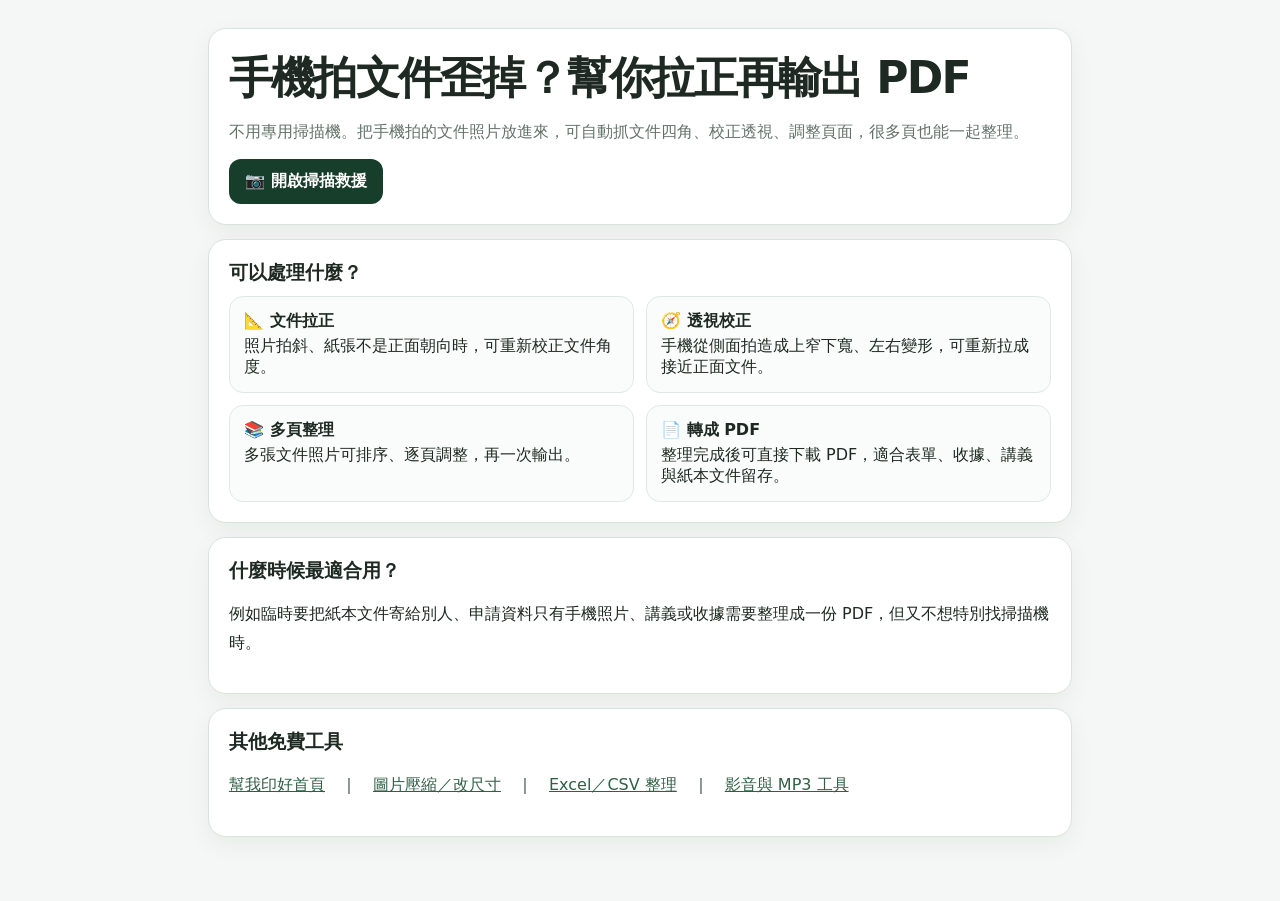
<file: scan-tools/index.html>
<!doctype html>
<html lang="zh-Hant">
<head>
<meta charset="utf-8">
<meta name="viewport" content="width=device-width,initial-scale=1">
<title>免費文件掃描拉正、透視校正、轉 PDF｜幫我印好 PrintReady</title>
<meta name="description" content="手機拍文件歪掉、透視變形或有很多頁？免費線上文件掃描工具可自動抓角、拉正、透視校正、整理多頁並輸出 PDF。免登入，適合收據、講義、表單與紙本文件。">
<meta name="robots" content="index,follow,max-image-preview:large">
<link rel="canonical" href="https://cbradarlab.github.io/printready/scan-tools/">
<meta property="og:type" content="website">
<meta property="og:locale" content="zh_TW">
<meta property="og:site_name" content="幫我印好 PrintReady">
<meta property="og:title" content="免費文件掃描拉正、透視校正、轉 PDF｜幫我印好">
<meta property="og:description" content="手機拍文件歪掉？自動抓角、拉正、整理多頁，最後直接輸出 PDF。">
<meta property="og:url" content="https://cbradarlab.github.io/printready/scan-tools/">
<style>
:root{font-family:system-ui,-apple-system,"Segoe UI","Noto Sans TC","Microsoft JhengHei",sans-serif;color:#1d2922;background:#f4f7f5}*{box-sizing:border-box}body{margin:0}.wrap{max-width:900px;margin:auto;padding:28px 18px 64px}.hero,.card{background:#fff;border:1px solid #d9e3dd;border-radius:18px;padding:20px;box-shadow:0 8px 26px rgba(20,40,28,.05)}h1{margin:0 0 10px;font-size:clamp(30px,5vw,44px);letter-spacing:-.04em}h2{font-size:19px;margin:0 0 10px}.sub,p,li{line-height:1.8}.sub{color:#63736a}.card{margin-top:14px}.grid{display:grid;grid-template-columns:1fr 1fr;gap:12px}.item{border:1px solid #e0e8e3;border-radius:14px;padding:14px;background:#fafcfb}.item b{display:block;margin-bottom:4px}.btn{display:inline-block;margin-top:12px;padding:12px 16px;border-radius:12px;background:#173d2b;color:#fff;text-decoration:none;font-weight:900}.links a{color:#315f46}@media(max-width:650px){.grid{grid-template-columns:1fr}}</style>
</head>
<body><main class="wrap">
<section class="hero"><h1>手機拍文件歪掉？幫你拉正再輸出 PDF</h1><div class="sub">不用專用掃描機。把手機拍的文件照片放進來，可自動抓文件四角、校正透視、調整頁面，很多頁也能一起整理。</div><a class="btn" href="../scan-rescue/">📷 開啟掃描救援</a></section>
<section class="card"><h2>可以處理什麼？</h2><div class="grid">
<div class="item"><b>📐 文件拉正</b>照片拍斜、紙張不是正面朝向時，可重新校正文件角度。</div>
<div class="item"><b>🧭 透視校正</b>手機從側面拍造成上窄下寬、左右變形，可重新拉成接近正面文件。</div>
<div class="item"><b>📚 多頁整理</b>多張文件照片可排序、逐頁調整，再一次輸出。</div>
<div class="item"><b>📄 轉成 PDF</b>整理完成後可直接下載 PDF，適合表單、收據、講義與紙本文件留存。</div>
</div></section>
<section class="card"><h2>什麼時候最適合用？</h2><p>例如臨時要把紙本文件寄給別人、申請資料只有手機照片、講義或收據需要整理成一份 PDF，但又不想特別找掃描機時。</p></section>
<section class="card links"><h2>其他免費工具</h2><p><a href="../">幫我印好首頁</a>　｜　<a href="../image-tools/">圖片壓縮／改尺寸</a>　｜　<a href="../excel/">Excel／CSV 整理</a>　｜　<a href="../media/">影音與 MP3 工具</a></p></section>
</main></body></html>
</file>
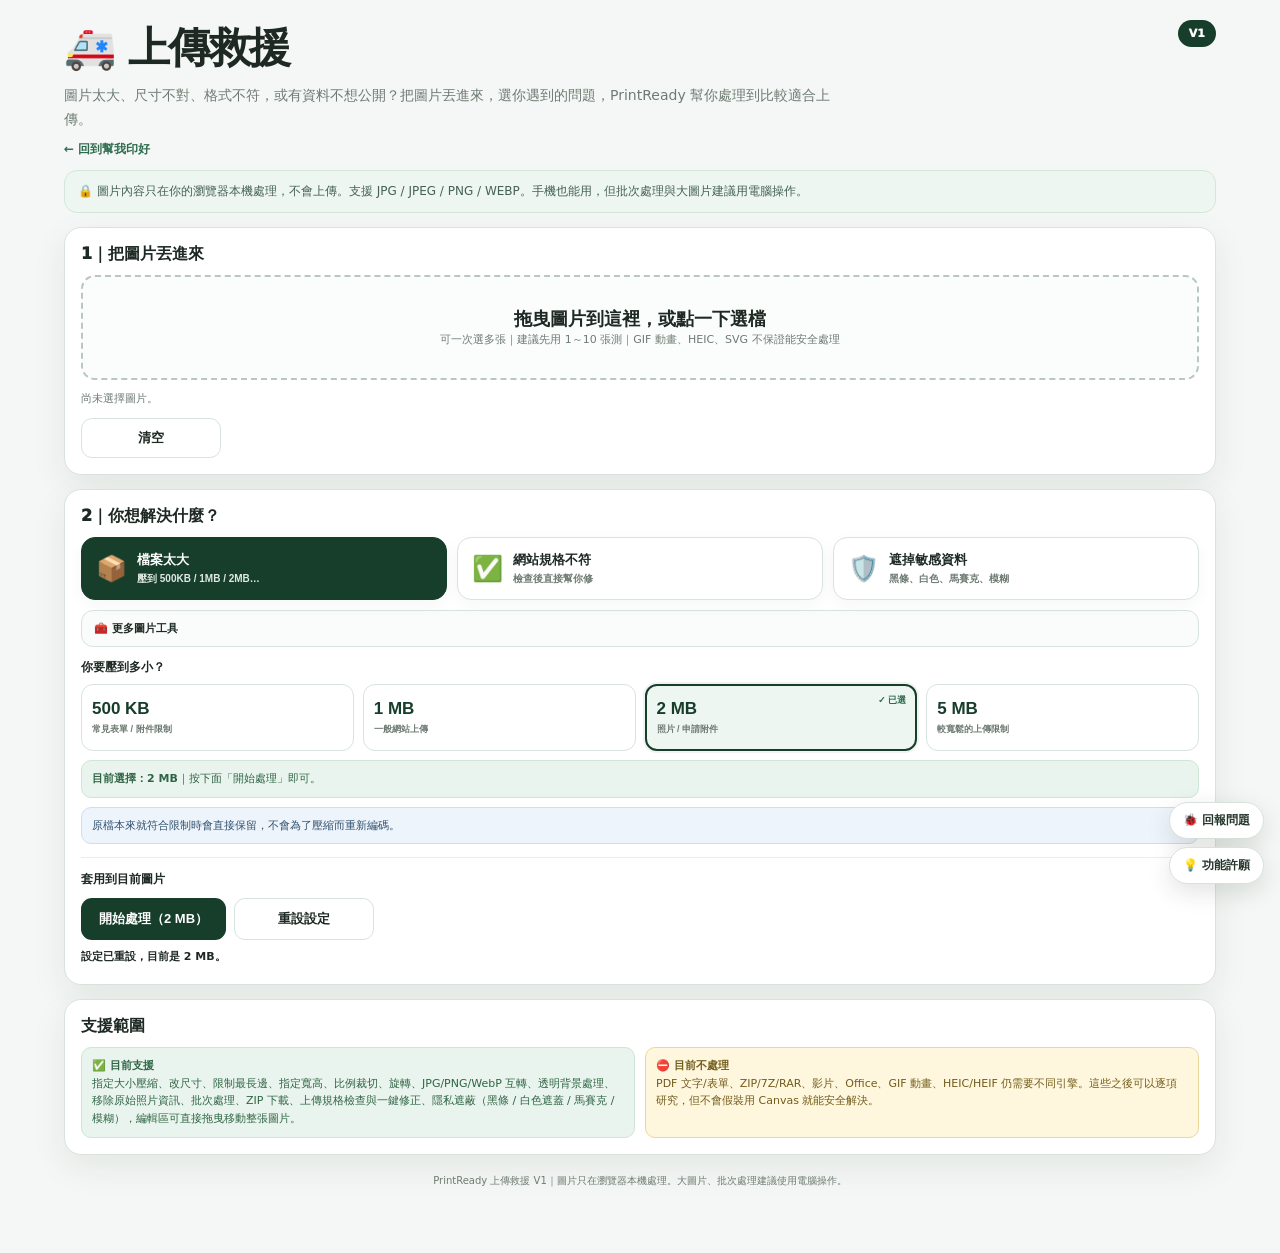
<file: upload-rescue/index.html>
<!doctype html>
<html lang="zh-Hant">
<head>
<meta charset="utf-8">
<meta name="viewport" content="width=device-width,initial-scale=1">
<meta name="robots" content="noindex,nofollow">
<title>上傳救援｜PrintReady 上傳救援 V1</title>
<style>
:root{
  --bg:#f4f7f5;--card:#fff;--text:#1e2923;--muted:#6e7b73;--line:#d9e3dd;
  --green:#2f6b4f;--green2:#eaf4ee;--soft:#f8faf9;--warn:#fff7dd;--warnline:#ead89b;
  --danger:#fff0f0;--dangerline:#efcccc;--blue:#eef4fb;--blueline:#cfddec;--shadow:0 12px 35px rgba(32,56,43,.08)
}
*{box-sizing:border-box}
html,body{margin:0;min-height:100%;background:var(--bg);color:var(--text);font-family:system-ui,-apple-system,"Segoe UI","Noto Sans TC","Microsoft JhengHei",sans-serif}
body{overflow-x:hidden}.shell{width:min(1180px,100%);margin:auto;padding:20px 14px 64px}
.top{display:flex;justify-content:space-between;gap:16px;align-items:flex-start}.top h1{margin:0;font-size:clamp(28px,4.5vw,42px);letter-spacing:-.035em}
.sub{margin:8px 0 0;color:var(--muted);font-size:14px;line-height:1.7;max-width:780px}.badge{background:#173d2b;color:#fff;border-radius:999px;padding:7px 11px;font-size:11px;font-weight:950;white-space:nowrap}
.privacy{margin:12px 0 14px;background:#eef6f1;border:1px solid #d4e7da;border-radius:13px;padding:11px 13px;font-size:12px;color:#456153;line-height:1.6}
.card{background:var(--card);border:1px solid var(--line);border-radius:17px;box-shadow:var(--shadow);padding:16px;margin-bottom:14px}.title{font-size:16px;font-weight:950;margin:0 0 10px}.small{font-size:11px;color:var(--muted);line-height:1.6}
.drop{border:2px dashed #b8c8bf;border-radius:14px;padding:30px 16px;text-align:center;background:#fbfdfc;cursor:pointer;transition:.15s}.drop.drag{background:#eef7f1;border-color:#5f9576}.drop strong{font-size:18px}
.btn{border:0;border-radius:11px;padding:10px 12px;font-weight:900;cursor:pointer;background:#173d2b;color:#fff}.btn.secondary{background:#fff;color:var(--text);border:1px solid var(--line)}.btn.blue{background:#315f88}.btn.warn{background:#8a6618}.btn:disabled{opacity:.45;cursor:not-allowed}
.actions{display:flex;gap:8px;flex-wrap:wrap;margin-top:10px}.actions .btn{min-width:140px}
.file-list{display:grid;gap:8px;margin-top:10px}.file-row{display:grid;grid-template-columns:58px minmax(0,1fr) auto;gap:10px;align-items:center;border:1px solid var(--line);border-radius:12px;padding:8px;background:#fafcfb}.thumb{width:58px;height:58px;border-radius:9px;object-fit:cover;background:#edf1ef}.file-name{font-size:12px;font-weight:900;overflow:hidden;text-overflow:ellipsis;white-space:nowrap}.file-meta{font-size:10px;color:var(--muted);margin-top:3px;line-height:1.55}.iconbtn{border:1px solid var(--line);background:#fff;border-radius:9px;width:34px;height:34px;cursor:pointer}
.tabs{display:flex;gap:7px;flex-wrap:wrap;margin-bottom:12px}.tab{border:1px solid var(--line);background:#fff;color:#42564b;border-radius:999px;padding:8px 11px;font-size:11px;font-weight:900;cursor:pointer}.tab.active{background:#173d2b;color:#fff;border-color:#173d2b}
.panel{display:none}.panel.active{display:block}.grid2{display:grid;grid-template-columns:1fr 1fr;gap:10px}.grid3{display:grid;grid-template-columns:repeat(3,1fr);gap:10px}.grid4{display:grid;grid-template-columns:repeat(4,1fr);gap:10px}
.field{min-width:0}.field label{display:block;font-size:11px;font-weight:900;margin-bottom:5px;color:#405248}.field select,.field input[type=number],.field input[type=text],.field input[type=color]{width:100%;border:1px solid var(--line);border-radius:10px;padding:9px 10px;background:#fff;color:var(--text);font:inherit;font-size:12px}.field input[type=color]{height:38px;padding:4px}.inline{display:flex;align-items:flex-start;gap:7px;font-size:11px;color:#4d5e55;line-height:1.55}.inline input{margin-top:2px}
.note{margin-top:9px;padding:9px 10px;border-radius:10px;font-size:11px;line-height:1.6}.note.info{background:var(--blue);border:1px solid var(--blueline);color:#31526f}.note.ok{background:var(--green2);border:1px solid #cfe5d5;color:#2f6544}.note.warn{background:var(--warn);border:1px solid var(--warnline);color:#725c1c}.note.err{background:var(--danger);border:1px solid var(--dangerline);color:#8b3939}
.presetbar{display:flex;gap:7px;flex-wrap:wrap;margin-bottom:10px}.preset{border:1px solid var(--line);background:#fff;border-radius:10px;padding:7px 9px;font-size:10px;font-weight:900;cursor:pointer}
.sep{height:1px;background:#e8eeea;margin:13px 0}.sectionhead{font-size:12px;font-weight:950;margin-bottom:8px}
.progress{height:8px;border-radius:999px;background:#e7ece9;overflow:hidden;margin-top:10px;display:none}.progress.show{display:block}.progress>div{height:100%;width:0%;background:#4d8b68;transition:width .12s linear}.status{min-height:20px;margin-top:8px;font-size:11px;font-weight:850;line-height:1.55}.issue-summary{display:none;margin-top:9px;border:1px solid #ead89b;background:#fff8dc;border-radius:11px;padding:10px 11px;font-size:11px;line-height:1.6;color:#725c1c}.issue-summary.show{display:block}.issue-summary b{color:#59450f}.issue-summary ul{margin:6px 0 0;padding-left:18px}.issue-summary li{margin:4px 0}.issue-jump{margin-left:6px;border:1px solid #d6c27b;background:#fff;border-radius:7px;padding:3px 7px;font-size:10px;font-weight:850;cursor:pointer}.issue-fix{margin-left:6px;border:1px solid #9f7f1d;background:#173d2b;color:#fff;border-radius:7px;padding:4px 8px;font-size:10px;font-weight:900;cursor:pointer}.issue-fix:disabled{opacity:.5;cursor:not-allowed}.status.ok{color:#2f6544}.status.warn{color:#765c19}.status.err{color:#8b3939}
.result-list{display:grid;gap:9px}.result-row{border:1px solid var(--line);border-radius:13px;background:#fafcfb;padding:10px}.result-top{display:grid;grid-template-columns:minmax(0,1fr) auto;gap:10px;align-items:start}.result-name{font-weight:900;font-size:12px;overflow-wrap:anywhere}.result-meta{font-size:10px;color:var(--muted);margin-top:4px;line-height:1.6}.pill{display:inline-block;border-radius:999px;padding:4px 7px;font-size:9px;font-weight:950;margin-right:4px}.pill.ok{background:#e9f4ed;color:#2e6546}.pill.warn{background:#fff2c8;color:#765814}.pill.err{background:#fde8e8;color:#8f3a3a}.pill.info{background:#e9eefb;color:#405a8a}
.preview-pair{display:grid;grid-template-columns:1fr 1fr;gap:8px;margin-top:8px}.preview{border:1px solid var(--line);border-radius:10px;background:#f4f7f5;padding:6px}.preview b{display:block;font-size:9px;margin-bottom:5px;color:#526159}.preview img{display:block;width:100%;height:190px;object-fit:contain;background:#edf2ef;border-radius:7px}
.check-list{display:grid;gap:8px;margin-top:10px}.check-row{border:1px solid var(--line);border-radius:11px;padding:9px;background:#fafcfb}.check-head{font-size:11px;font-weight:900}.check-items{display:flex;gap:5px;flex-wrap:wrap;margin-top:6px}
.lab{overflow:auto;border:1px solid var(--line);border-radius:11px;margin-top:10px}.lab table{border-collapse:collapse;width:100%;min-width:760px;font-size:10px}.lab th,.lab td{padding:8px 9px;border-bottom:1px solid #e8eeea;white-space:nowrap;text-align:left}.lab th{background:#f5f8f6;color:#506057;font-size:9px}.lab tr:last-child td{border-bottom:0}
details{border:1px dashed #cbd7d0;border-radius:11px;padding:9px 10px;background:#fbfdfc;margin-top:10px}details summary{cursor:pointer;font-size:11px;font-weight:900}.help{margin-top:8px;font-size:10px;color:#596a60;line-height:1.65}
footer{text-align:center;color:var(--muted);font-size:10px;line-height:1.6;margin-top:18px}
.hidden{display:none!important}

.quick-test{display:grid;grid-template-columns:repeat(4,1fr);gap:8px;margin-top:10px}
.quick-card{border:1px solid var(--line);border-radius:12px;background:#fafcfb;padding:10px;font-size:11px;line-height:1.55}
.quick-card b{display:block;margin-bottom:4px}
.privacy-editor{display:grid;grid-template-columns:minmax(0,1fr) 270px;gap:12px;margin-top:10px}
.canvas-wrap{border:1px solid var(--line);border-radius:12px;background:#eef2ef;padding:8px;overflow:hidden;min-height:420px;position:relative;cursor:grab;touch-action:none;user-select:none;-webkit-user-select:none}.canvas-wrap.panning{cursor:grabbing}.canvas-wrap.file-drag{border:2px dashed #2f6b4f;background:#eaf4ee}.privacy-drop-hint{position:absolute;inset:12px;display:flex;align-items:center;justify-content:center;text-align:center;border:2px dashed #b9c9c0;border-radius:10px;color:#5a6c62;font-size:13px;font-weight:850;line-height:1.7;background:rgba(255,255,255,.72);cursor:pointer;z-index:3}.privacy-drop-hint.hidden{display:none}.privacy-drop-hint span{display:block;font-size:11px;font-weight:650;color:#7b8b82;margin-top:6px}
#privacyCanvas{display:block;max-width:100%;height:auto;margin:0 auto;background:#fff;border-radius:8px;touch-action:none;cursor:crosshair;user-select:none;-webkit-user-select:none;will-change:transform;transform-origin:0 0}
.privacy-side{display:grid;gap:8px;align-content:start}
.privacy-side .field{margin:0}
.privacy-list{display:grid;gap:6px;max-height:220px;overflow:auto}
.privacy-item{border:1px solid var(--line);border-radius:9px;background:#fff;padding:7px 8px;font-size:10px;display:flex;justify-content:space-between;gap:8px;align-items:center}
.privacy-item button{border:1px solid var(--line);background:#fff;border-radius:7px;cursor:pointer}
.privacy-hint{font-size:10px;color:var(--muted);line-height:1.55}
@media(max-width:800px){
  .quick-test{grid-template-columns:1fr 1fr}
  .privacy-editor{grid-template-columns:1fr}
}

@media(max-width:800px){
  .top{display:block}.badge{display:inline-block;margin-top:9px}.grid2,.grid3,.grid4{grid-template-columns:1fr}.file-row{grid-template-columns:52px minmax(0,1fr) auto}.thumb{width:52px;height:52px}.preview-pair{grid-template-columns:1fr}.preview img{height:220px}.actions .btn{flex:1;min-width:130px}.shell{padding:14px 10px 50px}
}

/* ===== PrintReady 上傳救援 V1：簡化正式介面 ===== */
.primary-nav{display:grid;grid-template-columns:repeat(3,1fr);gap:10px;margin-bottom:10px}
.tab.primary{
  display:flex;align-items:center;gap:10px;text-align:left;border:1px solid var(--line);
  background:#fff;border-radius:14px;padding:13px 14px;color:var(--text);cursor:pointer;
  box-shadow:0 5px 16px rgba(32,56,43,.04)
}
.tab.primary .nav-icon{font-size:25px;line-height:1}
.tab.primary b{display:block;font-size:13px}
.tab.primary small{display:block;margin-top:3px;color:var(--muted);font-size:10px;font-weight:650}
.tab.primary.active{background:#173d2b;color:#fff;border-color:#173d2b}
.tab.primary.active small{color:#dfe9e3}
.more-tools{margin:8px 0 12px;border:1px solid var(--line);border-radius:12px;background:#fafcfb;padding:0}
.more-tools summary{padding:10px 12px;font-size:11px;font-weight:900;cursor:pointer;list-style:none}
.more-tools summary::-webkit-details-marker{display:none}
.secondary-tabs{padding:0 10px 10px;margin:0}
.big-presets{display:grid;grid-template-columns:repeat(4,1fr);gap:9px}
.preset.big{padding:13px 10px;text-align:left;border-radius:12px}
.preset.big b{display:block;font-size:17px;color:#173d2b}
.preset.big span{display:block;margin-top:4px;color:var(--muted);font-size:9px;line-height:1.45}
.preset.big{position:relative;transition:.12s ease}
.preset.big:hover{border-color:#7ea18d;background:#f7fbf8}
.preset.big.selected{border:2px solid #173d2b;background:#eef6f1;box-shadow:0 0 0 2px rgba(23,61,43,.06)}
.preset.big.selected::after{content:"✓ 已選";position:absolute;top:8px;right:9px;font-size:9px;font-weight:950;color:#2f6b4f}

#globalProcessActions .sectionhead{margin-top:0}
#processBtn{font-size:13px;padding:12px 18px}
#resultsCard .title{margin-bottom:6px}
@media(max-width:800px){
  .primary-nav{grid-template-columns:1fr}
  .big-presets{grid-template-columns:1fr 1fr}
}


.site-back{display:inline-block;margin-top:9px;color:#2f6b4f;text-decoration:none;font-size:12px;font-weight:900}
.site-back:hover{text-decoration:underline}
.pr-feedback-fabs{position:fixed;right:16px;bottom:16px;z-index:5000;display:flex;flex-direction:column;gap:8px}
.pr-feedback-fab{display:block;text-decoration:none;border:1px solid #d7e2dc;background:#fff;color:#24352b;border-radius:999px;padding:9px 13px;font:inherit;font-size:12px;font-weight:900;cursor:pointer;box-shadow:0 8px 24px rgba(20,35,27,.12)}
.pr-feedback-fab:hover{background:#f4faf6}
.pr-feedback-backdrop{position:fixed;inset:0;z-index:6000;background:rgba(20,28,24,.42);display:flex;align-items:center;justify-content:center;padding:18px}
.pr-feedback-modal{width:min(560px,100%);background:#fff;border:1px solid #d9e3dd;border-radius:16px;padding:16px;box-shadow:0 18px 60px rgba(0,0,0,.22)}
.pr-feedback-modal h3{margin:0 0 8px;font-size:18px}
.pr-feedback-modal textarea,.pr-feedback-modal input{width:100%;box-sizing:border-box;border:1px solid #d9e3dd;border-radius:10px;padding:10px 11px;font:inherit;font-size:12px;background:#fff;color:#24352b}
.pr-feedback-modal textarea{min-height:130px;resize:vertical}
.pr-feedback-result{margin-top:10px;font-size:12px;line-height:1.55}
.pr-feedback-actions{display:flex;gap:8px;margin-top:12px}
.pr-feedback-actions button{flex:1}
@media(max-width:600px){.pr-feedback-fabs{right:10px;bottom:10px}}

</style>

<link rel="stylesheet" href="../shared/feedback.css">
<style>#rescueFeedbackBugBtn,#rescueFeedbackIdeaBtn,#rescueFeedbackBackdrop{display:none!important}</style>

</head>
<body>
<div class="shell">
  <div class="top">
    <div>
      <h1>🚑 上傳救援</h1>
      <div class="sub">圖片太大、尺寸不對、格式不符，或有資料不想公開？把圖片丟進來，選你遇到的問題，PrintReady 幫你處理到比較適合上傳。</div>
      <a class="site-back" href="../index.html">← 回到幫我印好</a>
    </div>
    <div class="badge">V1</div>
  </div>
  <div class="privacy">🔒 圖片內容只在你的瀏覽器本機處理，不會上傳。支援 JPG / JPEG / PNG / WEBP。手機也能用，但批次處理與大圖片建議用電腦操作。</div>

  <div class="card">
    <div class="title">1｜把圖片丟進來</div>
    <div id="drop" class="drop" tabindex="0" role="button">
      <strong>拖曳圖片到這裡，或點一下選檔</strong>
      <div class="small">可一次選多張｜建議先用 1～10 張測｜GIF 動畫、HEIC、SVG 不保證能安全處理</div>
      <input id="fileInput" type="file" accept="image/*,.jpg,.jpeg,.png,.webp" multiple hidden>
    </div>
    <div id="fileList" class="file-list"></div>
    <div class="actions">
      <button id="clearFiles" class="btn secondary" type="button">清空</button>
    </div>

  </div>

  <div class="card">
    <div class="title">2｜你想解決什麼？</div>
    <div class="primary-nav">
      <button class="tab primary active" data-tab="quick">
        <span class="nav-icon">📦</span><span><b>檔案太大</b><small>壓到 500KB / 1MB / 2MB…</small></span>
      </button>
      <button class="tab primary" data-tab="spec">
        <span class="nav-icon">✅</span><span><b>網站規格不符</b><small>檢查後直接幫你修</small></span>
      </button>
      <button class="tab primary" data-tab="privacy">
        <span class="nav-icon">🛡️</span><span><b>遮掉敏感資料</b><small>黑條、白色、馬賽克、模糊</small></span>
      </button>
    </div>
    <details class="more-tools">
      <summary>🧰 更多圖片工具</summary>
      <div class="tabs secondary-tabs">
        <button class="tab" data-tab="dimensions">📐 改尺寸 / 裁切 / 旋轉</button>
        <button class="tab" data-tab="format">🔄 轉格式 / 移除拍攝資訊</button>
        <button class="tab" data-tab="size">⚙️ 壓縮進階設定</button>
      </div>
    </details>

    <div id="panel-quick" class="panel active">
      <div class="sectionhead">你要壓到多小？</div>
      <div class="big-presets">
        <button type="button" class="preset big" data-preset="500k"><b>500 KB</b><span>常見表單 / 附件限制</span></button>
        <button type="button" class="preset big" data-preset="1m"><b>1 MB</b><span>一般網站上傳</span></button>
        <button type="button" class="preset big" data-preset="2m"><b>2 MB</b><span>照片 / 申請附件</span></button>
        <button type="button" class="preset big" data-preset="5m"><b>5 MB</b><span>較寬鬆的上傳限制</span></button>
      </div>
      <div id="quickChoice" class="note ok"><b>目前選擇：2 MB</b>｜按下面「開始處理」即可。</div>
      <div class="note info">原檔本來就符合限制時會直接保留，不會為了壓縮而重新編碼。</div>
    </div>

    <div id="panel-size" class="panel">
      <div class="grid3">
        <div class="field">
          <label>限制檔案大小</label>
          <select id="targetMode">
            <option value="off">不限制</option>
            <option value="100k">100 KB</option>
            <option value="200k">200 KB</option>
            <option value="300k">300 KB</option>
            <option value="500k">500 KB</option>
            <option value="1m">1 MB</option>
            <option value="2m" selected>2 MB</option>
            <option value="5m">5 MB</option>
            <option value="10m">10 MB</option>
            <option value="custom">自訂</option>
          </select>
        </div>
        <div class="field">
          <label>自訂上限</label>
          <div style="display:grid;grid-template-columns:minmax(0,1fr) 90px;gap:7px">
            <input id="customSize" type="number" min="1" max="102400" step="1" value="2" disabled>
            <select id="customUnit" disabled>
              <option value="mb" selected>MB</option>
              <option value="kb">KB</option>
            </select>
          </div>
        </div>
        <div class="field">
          <label>壓縮策略</label>
          <select id="compressMode">
            <option value="recommended" selected>🌿 畫質優先</option>
            <option value="force">🎯 一定要達標</option>
            <option value="extreme">🧪 極限（測試用）</option>
          </select>
        </div>
      </div>
      <div class="note info">JPG / WebP 會在「解析度 × 品質」之間自動找平衡；PNG 若不轉 JPG，只能主要靠縮尺寸，壓縮空間會小很多。</div>
      <div class="note info"><b>單位規則：</b>500 KB 就是 500×1024 bytes；1 MB 就是 1024 KB。畫面不會再把「500 KB」顯示成 512 KB。</div>
    </div>

    <div id="panel-dimensions" class="panel">
      <div class="grid3">
        <div class="field">
          <label>改尺寸方式</label>
          <select id="resizeMode">
            <option value="keep" selected>保持原尺寸</option>
            <option value="long">指定最長邊</option>
            <option value="box">限制在寬 × 高以內</option>
            <option value="width">指定寬度（等比例）</option>
            <option value="height">指定高度（等比例）</option>
            <option value="exact">強制指定寬 × 高</option>
            <option value="percent">百分比縮放</option>
          </select>
        </div>
        <div class="field"><label>寬 / 最長邊</label><input id="resizeW" type="number" min="1" max="20000" value="1600"></div>
        <div class="field"><label>高 / 百分比</label><input id="resizeH" type="number" min="1" max="20000" value="1200"></div>
      </div>
      <div class="grid3" style="margin-top:10px">
        <div class="field">
          <label>裁切比例</label>
          <select id="cropRatio">
            <option value="keep" selected>不裁切</option>
            <option value="1">1:1</option>
            <option value="1.3333333333">4:3</option>
            <option value="0.75">3:4</option>
            <option value="1.5">3:2</option>
            <option value="0.6666666667">2:3</option>
            <option value="1.7777777778">16:9</option>
            <option value="0.5625">9:16</option>
            <option value="custom">自訂</option>
          </select>
        </div>
        <div class="field"><label>自訂比例（寬 ÷ 高）</label><input id="customRatio" type="number" min="0.05" max="20" step="0.01" value="1" disabled></div>
        <div class="field">
          <label>裁切位置</label>
          <select id="cropAnchor">
            <option value="center">置中</option>
            <option value="top">靠上</option>
            <option value="bottom">靠下</option>
            <option value="left">靠左</option>
            <option value="right">靠右</option>
          </select>
        </div>
      </div>
      <div class="grid2" style="margin-top:10px">
        <div class="field">
          <label>旋轉</label>
          <select id="rotation"><option value="0">不旋轉</option><option value="90">順時針 90°</option><option value="180">180°</option><option value="270">順時針 270°</option></select>
        </div>
        <label class="inline" style="margin-top:23px"><input id="allowUpscale" type="checkbox"> 允許放大圖片（預設不建議，放大不會增加真實細節）</label>
      </div>
    </div>

    <div id="panel-format" class="panel">
      <div class="grid3">
        <div class="field">
          <label>輸出格式</label>
          <select id="outputFormat">
            <option value="keep" selected>保持原格式</option>
            <option value="image/jpeg">JPG</option>
            <option value="image/png">PNG</option>
            <option value="image/webp">WEBP</option>
          </select>
        </div>
        <div class="field">
          <label>一般重新輸出品質</label>
          <select id="baseQuality">
            <option value="0.98">98% 高品質</option>
            <option value="0.94" selected>94% 建議</option>
            <option value="0.88">88% 較省空間</option>
            <option value="0.80">80% 明顯壓縮</option>
          </select>
        </div>
        <div class="field"><label>透明轉 JPG 的背景</label><input id="bgColor" type="color" value="#ffffff"></div>
      </div>
      <div style="margin-top:10px;display:grid;gap:7px">
        <label class="inline"><input id="stripMeta" type="checkbox"> 🧹 移除拍攝資訊（重新輸出後不帶原始 EXIF / GPS / 拍攝資訊）</label>
        <label class="inline"><input id="allowJpegFallback" type="checkbox" checked> PNG 太大時，允許為了達標改成 JPG（透明背景會套用上面的背景色）</label>
      </div>
      <div class="note warn">透明 PNG / WebP 轉 JPG 一定會失去透明背景；這不是錯誤，所以只有你允許時才會做。</div>
    </div>

    <div id="panel-spec" class="panel">
      <div class="sectionhead">把對方網站的規格填進來</div>
      <div class="note info">先按「只檢查」看原始檔哪裡不合格；按「幫我修到符合」後，上方清單會直接改成<strong>「原始問題 → 已修正結果」</strong>。如果仍有做不到的檔案，才會另外列出<strong>檔名＋原因＋建議</strong>。</div>
      <div class="grid4">
        <div class="field">
          <label>最大檔案</label>
          <div style="display:grid;grid-template-columns:minmax(0,1fr) 88px;gap:7px">
            <input id="specMaxSize" type="number" min="0" max="102400" step="1" value="2">
            <select id="specMaxUnit">
              <option value="mb" selected>MB</option>
              <option value="kb">KB</option>
            </select>
          </div>
          <div class="small" style="margin-top:4px">0 = 不限制</div>
        </div>
        <div class="field"><label>最小寬度 px（0=不限）</label><input id="specMinW" type="number" min="0" max="20000" value="0"></div>
        <div class="field"><label>最小高度 px（0=不限）</label><input id="specMinH" type="number" min="0" max="20000" value="0"></div>
        <div class="field"><label>指定比例</label><select id="specRatio"><option value="0">不限</option><option value="1">1:1</option><option value="1.3333333333">4:3</option><option value="0.75">3:4</option><option value="1.5">3:2</option><option value="0.6666666667">2:3</option><option value="1.7777777778">16:9</option><option value="0.5625">9:16</option></select></div>
      </div>
      <div class="grid3" style="margin-top:10px">
        <div class="field"><label>最大寬度 px（0=不限）</label><input id="specMaxW" type="number" min="0" max="20000" value="0"></div>
        <div class="field"><label>最大高度 px（0=不限）</label><input id="specMaxH" type="number" min="0" max="20000" value="0"></div>
        <div class="field">
          <label>允許格式</label>
          <div style="display:grid;gap:4px;margin-top:7px">
            <label class="inline"><input id="allowSpecJpg" type="checkbox" checked> JPG</label>
            <label class="inline"><input id="allowSpecPng" type="checkbox" checked> PNG</label>
            <label class="inline"><input id="allowSpecWebp" type="checkbox"> WEBP</label>
          </div>
        </div>
      </div>
      <div style="margin-top:10px;display:grid;gap:6px">
        <label class="inline"><input id="specAllowUpscale" type="checkbox"> 若低於最小尺寸，允許放大到規格（不會增加真實細節）</label>
        <label class="inline"><input id="specAllowLoseAlpha" type="checkbox"> 為了符合大小 / 格式，必要時允許透明圖轉 JPG</label>
      </div>
      <div class="actions">
        <button id="checkSpecBtn" class="btn blue" type="button">只檢查，不修改</button>
        <button id="fixSpecBtn" class="btn" type="button">幫我修到符合</button>
      </div>
      <div class="sectionhead" style="margin-top:10px">檔案檢查 / 修正狀態</div>
      <div id="checkList" class="check-list"></div>
    </div>

    
    <div id="panel-privacy" class="panel">
      <div class="sectionhead">把不想公開的內容遮掉</div>
      <div class="note warn"><b>重要：</b>姓名、電話、地址、帳號、QR Code 這類敏感資料，建議用「黑條」或「白色遮蓋」。模糊 / 馬賽克比較好看，但不是最強的隱私保護。</div>
      <div class="privacy-editor">
        <div id="privacyCanvasWrap" class="canvas-wrap">
          <div id="privacyDropHint" class="privacy-drop-hint">
            <div>把圖片拖到這裡<br>或點一下選檔
              <span>載入後就能畫黑條、白色遮蓋、馬賽克或模糊</span>
            </div>
          </div>
          <input id="privacyFileInput" type="file" accept="image/*,.jpg,.jpeg,.png,.webp" hidden>
          <canvas id="privacyCanvas" width="900" height="600"></canvas>
        </div>
        <div class="privacy-side">
          <div class="field">
            <label>先把哪一張載入編輯器</label>
            <select id="privacyImageSelect"></select>
          </div>
          <button id="privacyLoadBtn" class="btn secondary" type="button">載入這張</button>
          <div class="field">
            <label>遮蔽方式</label>
            <select id="privacyMode">
              <option value="black" selected>⬛ 黑條（最安全）</option>
              <option value="white">⬜ 白色遮蓋</option>
              <option value="mosaic">🟪 馬賽克</option>
              <option value="blur">🌫️ 模糊</option>
            </select>
          </div>
          <div class="privacy-hint">還沒載入圖片時：<b>直接把圖片檔拖進左邊空白區</b>。載入後：<b>圖片上拖曳＝新增遮蔽</b>；<b>抓住既有遮蔽＝移動遮蔽</b>。輸出後遮蔽會永久烤進新圖片裡。</div>
          <div class="actions" style="margin-top:0">
            <button id="privacyCenterBtn" class="btn secondary" type="button">重新置中圖片</button>
            <button id="privacyUndoBtn" class="btn secondary" type="button">復原上一塊</button>
            <button id="privacyClearBtn" class="btn secondary" type="button">全部清除</button>
          </div>
          <div class="sectionhead" style="margin:4px 0 0">已遮蔽區域</div>
          <div id="privacyList" class="privacy-list"></div>
          <button id="privacyDownloadBtn" class="btn" type="button">下載遮蔽後圖片</button>
        </div>
      </div>
    </div>

<div id="panel-lab" class="panel hidden">
      <div class="note info">極限實驗室只會跑「第一張」圖片：2MB → 1MB → 500KB → 300KB → 200KB → 100KB。原檔本來就符合時會直接保留，不重新編碼。</div>
      <div class="actions"><button id="labBtn" class="btn blue" type="button">🧪 跑完整極限表</button></div>
      <div id="labWrap" class="lab hidden"><table><thead><tr><th>目標</th><th>實際</th><th>策略</th><th>尺寸</th><th>品質</th><th>縮小</th><th>結果</th><th>下載</th></tr></thead><tbody id="labBody"></tbody></table></div>
      <div id="labSummary" class="note info hidden"></div>
    </div>

    <div id="globalProcessActions">
      <div class="sep"></div>
      <div class="sectionhead">套用到目前圖片</div>
      <div class="actions">
        <button id="processBtn" class="btn" type="button">開始處理</button>
        <button id="resetSettings" class="btn secondary" type="button">重設設定</button>
      </div>
    </div>
    <div id="progress" class="progress"><div></div></div>
    <div id="status" class="status"></div>
    <div id="issueSummary" class="issue-summary"></div>
  </div>

  <div id="resultsCard" class="card hidden">
    <div class="title">3｜處理結果</div>
    <div class="note info" style="margin-top:0;margin-bottom:10px"><b>V0.4.7：</b>如果你只要求「小於某個大小」，而原檔本來就已符合，會直接保留原檔，不重新編碼。按鈕也會明確標示「下載原檔」或「下載處理後檔案」。</div>
    <div id="resultList" class="result-list"></div>
    <div class="actions">
      <button id="downloadZip" class="btn" type="button">下載全部 ZIP</button>
      <button id="clearResults" class="btn secondary" type="button">清除結果</button>
    </div>
  </div>

  <div class="card">
    <div class="title">支援範圍</div>
    <div class="grid2">
      <div class="note ok" style="margin:0">
        <b>✅ 目前支援</b><br>
        指定大小壓縮、改尺寸、限制最長邊、指定寬高、比例裁切、旋轉、JPG/PNG/WebP 互轉、透明背景處理、移除原始照片資訊、批次處理、ZIP 下載、上傳規格檢查與一鍵修正、隱私遮蔽（黑條 / 白色遮蓋 / 馬賽克 / 模糊），編輯區可直接拖曳移動整張圖片。
      </div>
      <div class="note warn" style="margin:0">
        <b>⛔ 目前不處理</b><br>
        PDF 文字/表單、ZIP/7Z/RAR、影片、Office、GIF 動畫、HEIC/HEIF 仍需要不同引擎。這些之後可以逐項研究，但不會假裝用 Canvas 就能安全解決。
      </div>
    </div>
  </div>

  <footer>PrintReady 上傳救援 V1｜圖片只在瀏覽器本機處理。大圖片、批次處理建議使用電腦操作。</footer>
</div>


<div class="pr-feedback-fabs" aria-label="意見回報">
  <a id="rescueFeedbackBugBtn" class="pr-feedback-fab"
     href="https://docs.google.com/forms/d/e/1FAIpQLSeHTsDgpzZZKG1Uz1rNltKLOLUuOTmsIQaHReLP9GSzzPkzXQ/viewform?usp=pp_url&entry.689706475=%F0%9F%90%9E+%E5%95%8F%E9%A1%8C%E5%9B%9E%E5%A0%B1&entry.1215590251=%F0%9F%9A%91+%E4%B8%8A%E5%82%B3%E6%95%91%E6%8F%B4" target="_blank" rel="noopener noreferrer">🐞 回報問題</a>
  <a id="rescueFeedbackIdeaBtn" class="pr-feedback-fab"
     href="https://docs.google.com/forms/d/e/1FAIpQLSeHTsDgpzZZKG1Uz1rNltKLOLUuOTmsIQaHReLP9GSzzPkzXQ/viewform?usp=pp_url&entry.689706475=%F0%9F%92%A1+%E5%8A%9F%E8%83%BD%E8%A8%B1%E9%A1%98&entry.1215590251=%F0%9F%9A%91+%E4%B8%8A%E5%82%B3%E6%95%91%E6%8F%B4" target="_blank" rel="noopener noreferrer">💡 功能許願</a>
</div>

<div id="rescueFeedbackBackdrop" class="pr-feedback-backdrop hidden" role="dialog" aria-modal="true" aria-labelledby="rescueFeedbackTitle">
  <div class="pr-feedback-modal">
    <h3 id="rescueFeedbackTitle">🐞 回報上傳救援問題</h3>
    <div id="rescueFeedbackHelp" class="small">請簡單說明發生什麼事、你原本想做什麼。</div>
    <textarea id="rescueFeedbackText" placeholder="例如：我要壓到 500KB，但處理後網站還是不讓我上傳。"></textarea>
    <input id="rescueFeedbackContact" type="text" autocomplete="email" placeholder="聯絡方式（選填，例如 Email）" style="margin-top:10px">
    <div id="rescueFeedbackResult" class="pr-feedback-result hidden"></div>
    <div class="pr-feedback-actions">
      <button id="rescueFeedbackSendBtn" class="btn" type="button">送出回報</button>
      <button id="rescueFeedbackCloseBtn" class="btn secondary" type="button">關閉</button>
    </div>
  </div>
</div>

<script id="printready-rescue-feedback">
(function(){
  "use strict";
  const $=id=>document.getElementById(id);
  const FORM_ENDPOINT="https://docs.google.com/forms/d/e/1FAIpQLSeHTsDgpzZZKG1Uz1rNltKLOLUuOTmsIQaHReLP9GSzzPkzXQ/formResponse";
  const FIELDS={
    kind:"entry.689706475",
    body:"entry.25719909",
    tool:"entry.1215590251",
    environment:"entry.1199012304",
    contact:"entry.1654610563"
  };
  let feedbackKind="bug";

  function browserSummary(){
    const ua=navigator.userAgent||"";
    const platform=(navigator.userAgentData&&navigator.userAgentData.platform)||navigator.platform||"";
    return `PrintReady 上傳救援 V1 | ${platform} | ${ua}`;
  }

  function openFeedback(kind){
    feedbackKind=kind==="idea"?"idea":"bug";
    const isBug=feedbackKind==="bug";
    $("rescueFeedbackTitle").textContent=isBug?"🐞 回報上傳救援問題":"💡 上傳救援功能許願";
    $("rescueFeedbackHelp").textContent=isBug
      ?"請簡單說明發生什麼事、你原本想做什麼。"
      :"說說你希望上傳救援還能幫你處理什麼問題。";
    $("rescueFeedbackText").placeholder=isBug
      ?"例如：我要壓到 500KB，但處理後網站還是不讓我上傳。"
      :"例如：希望可以一次把多張照片改成某個網站要求的尺寸。";
    $("rescueFeedbackText").value="";
    $("rescueFeedbackContact").value="";
    $("rescueFeedbackResult").classList.add("hidden");
    $("rescueFeedbackSendBtn").disabled=false;
    $("rescueFeedbackSendBtn").textContent=isBug?"送出回報":"送出許願";
    $("rescueFeedbackBackdrop").classList.remove("hidden");
    setTimeout(()=>$("rescueFeedbackText").focus(),30);
  }

  function closeFeedback(){
    $("rescueFeedbackBackdrop").classList.add("hidden");
  }

  async function sendFeedback(){
    const body=($("rescueFeedbackText").value||"").trim();
    if(!body){
      $("rescueFeedbackResult").classList.remove("hidden");
      $("rescueFeedbackResult").textContent="⚠️ 請先填寫回報或許願內容。";
      $("rescueFeedbackText").focus();
      return;
    }
    const isBug=feedbackKind==="bug";
    const btn=$("rescueFeedbackSendBtn");
    btn.disabled=true;
    btn.textContent="正在送出…";

    const params=new URLSearchParams();
    params.set(FIELDS.kind,isBug?"🐞 問題回報":"💡 功能許願");
    params.set(FIELDS.body,body+"\n\n[版本] PrintReady 上傳救援 V1");
    params.set(FIELDS.tool,"🚑 上傳救援");
    params.set(FIELDS.environment,browserSummary());
    params.set(FIELDS.contact,($("rescueFeedbackContact").value||"").trim());

    $("rescueFeedbackResult").classList.remove("hidden");
    $("rescueFeedbackResult").textContent="正在送出，請稍候…";
    try{
      await fetch(FORM_ENDPOINT,{method:"POST",mode:"no-cors",body:params});
      $("rescueFeedbackResult").textContent=isBug?"✅ 問題回報已送出。":"✅ 功能許願已送出。";
      btn.textContent="✅ 已送出";
      setTimeout(closeFeedback,900);
    }catch(e){
      $("rescueFeedbackResult").textContent="⚠️ 目前無法直接送出。請按右下角按鈕重新開啟 Google 表單。";
      btn.disabled=false;
      btn.textContent=isBug?"送出回報":"送出許願";
    }
  }

  function init(){
    const bug=$("rescueFeedbackBugBtn");
    const idea=$("rescueFeedbackIdeaBtn");
    const close=$("rescueFeedbackCloseBtn");
    const send=$("rescueFeedbackSendBtn");
    const backdrop=$("rescueFeedbackBackdrop");
    if(!bug||!idea||!close||!send||!backdrop)return;

    // JS 正常時：頁內跳窗。若這段 JS 未執行，<a href> 仍會直接開 Google Form。
    bug.addEventListener("click",e=>{e.preventDefault();openFeedback("bug")});
    idea.addEventListener("click",e=>{e.preventDefault();openFeedback("idea")});
    close.addEventListener("click",closeFeedback);
    send.addEventListener("click",sendFeedback);
    backdrop.addEventListener("click",e=>{if(e.target===backdrop)closeFeedback()});
    document.addEventListener("keydown",e=>{if(e.key==="Escape"&&!backdrop.classList.contains("hidden"))closeFeedback()});
  }

  if(document.readyState==="loading")document.addEventListener("DOMContentLoaded",init,{once:true});
  else init();
})();
</script>


<script id="printready-rescue-usage">
(function(){
  "use strict";
  const ENDPOINT="https://printready-usage.crzaybetray.workers.dev/track";
  const KEY="printready_usage_seen_v1:upload_rescue";
  window.PRTrackRescueUsage=async function(){
    try{
      if(sessionStorage.getItem(KEY)==="1")return;
      const r=await fetch(ENDPOINT,{
        method:"POST",
        headers:{"Content-Type":"application/json"},
        body:JSON.stringify({event:"upload_rescue"})
      });
      if(r.ok)sessionStorage.setItem(KEY,"1");
    }catch(_){}
  };
})();
</script>

<script>
(()=>{
  const $=id=>document.getElementById(id);
  const state={items:[],results:[],lab:[],lastSpec:null};
  const privacyState={itemId:null,img:null,regions:[],drag:null,selectedIndex:null,displayScale:1,sourceW:0,sourceH:0,panX:0,panY:0,panDrag:null};
  let idSeq=1;

  const MODES={
    recommended:{label:"🌿 畫質優先",minQ:.55,minLong:1024,step:.88},
    force:{label:"🎯 一定達標",minQ:.28,minLong:640,step:.84},
    extreme:{label:"🧪 極限",minQ:.10,minLong:240,step:.78}
  };

  const fmtName=t=>t==="image/jpeg"?"JPG":t==="image/png"?"PNG":t==="image/webp"?"WEBP":(t||"未知");
  const esc=s=>String(s??"").replace(/[&<>"']/g,c=>({"&":"&amp;","<":"&lt;",">":"&gt;","\"":"&quot;","'":"&#039;"}[c]));
  function bytes(n){if(!Number.isFinite(n))return "—";if(n<1024)return `${n} B`;if(n<1048576)return `${(n/1024).toFixed(n<10240?1:0)} KB`;return `${(n/1048576).toFixed(2)} MB`}
  function reducePct(a,b){return a?`${Math.max(0,(1-b/a)*100).toFixed(1)}%`:"—"}
  function exactSizeBytes(value,unit){
    const n=Math.max(0,parseFloat(value)||0);
    return unit==="kb"?Math.round(n*1024):Math.round(n*1048576);
  }
  function targetBytes(){
    const v=$("targetMode").value;
    if(v==="off")return 0;
    if(v==="custom")return exactSizeBytes($("customSize").value,$("customUnit").value);
    if(v.endsWith("k"))return parseInt(v,10)*1024;
    if(v.endsWith("m"))return parseInt(v,10)*1048576;
    return 0;
  }
  function safeType(file){return ["image/jpeg","image/png","image/webp"].includes(file?.type)}
  function extFor(type){return type==="image/png"?"png":type==="image/webp"?"webp":"jpg"}
  function currentCropRatio(){
    const v=$("cropRatio").value;return v==="keep"?0:(v==="custom"?Math.max(.01,parseFloat($("customRatio").value)||1):parseFloat(v));
  }
  function outputTypeFor(file){
    const v=$("outputFormat").value;
    if(v!=="keep")return v;
    return safeType(file)?file.type:"image/jpeg";
  }
  function updateProgress(p){$("progress").classList.add("show");$("progress").firstElementChild.style.width=`${Math.max(0,Math.min(100,p))}%`}
  function hideProgress(){setTimeout(()=>$("progress").classList.remove("show"),400)}
  function setStatus(msg,kind=""){$("status").textContent=msg;$("status").className=`status ${kind}`}

  async function decode(file){
    if("createImageBitmap" in window){
      try{return await createImageBitmap(file,{imageOrientation:"from-image"})}catch(_){
        try{return await createImageBitmap(file)}catch(e){}
      }
    }
    return await new Promise((resolve,reject)=>{
      const u=URL.createObjectURL(file),img=new Image();
      img.onload=()=>{URL.revokeObjectURL(u);resolve(img)};img.onerror=e=>{URL.revokeObjectURL(u);reject(e)};img.src=u;
    });
  }
  async function hasAlpha(img,type){
    if(type==="image/jpeg")return false;
    try{
      const c=document.createElement("canvas"),s=64;
      c.width=s;c.height=s;const x=c.getContext("2d",{willReadFrequently:true});
      x.clearRect(0,0,s,s);x.drawImage(img,0,0,s,s);
      const d=x.getImageData(0,0,s,s).data;
      for(let i=3;i<d.length;i+=4)if(d[i]<250)return true;
    }catch(_){}
    return type==="image/png";
  }
  async function probe(file){
    const img=await decode(file);
    const w=img.width||img.naturalWidth,h=img.height||img.naturalHeight;
    const alpha=await hasAlpha(img,file.type);
    if(img.close)try{img.close()}catch(_){}
    return {w,h,alpha};
  }

  function renderFiles(){
    const wrap=$("fileList");wrap.innerHTML="";
    if(!state.items.length){wrap.innerHTML='<div class="small">尚未選擇圖片。</div>';return}
    for(const it of state.items){
      const row=document.createElement("div");row.className="file-row";
      row.innerHTML=`<img class="thumb" src="${it.url}" alt=""><div><div class="file-name">${esc(it.file.name)}</div><div class="file-meta">${bytes(it.file.size)}｜${it.meta?`${it.meta.w}×${it.meta.h}`:"讀取中…"}｜${fmtName(it.file.type)}${it.meta?.alpha?"｜可能含透明":""}${it.error?"｜❌ 無法解碼":""}</div></div><button class="iconbtn" data-id="${it.id}" title="移除">✕</button>`;
      wrap.appendChild(row);
    }
    wrap.querySelectorAll("button[data-id]").forEach(b=>b.onclick=()=>removeItem(Number(b.dataset.id)));
    refreshPrivacySelect();
  }
  async function addFiles(files){
    const arr=[...files].slice(0,30);
    for(const file of arr){
      const it={id:idSeq++,file,url:URL.createObjectURL(file),meta:null,error:null};
      state.items.push(it);renderFiles();
      try{it.meta=await probe(file)}catch(e){it.error="decode_failed"}
      renderFiles();
    }
  }
  function removeItem(id){
    const i=state.items.findIndex(x=>x.id===id);if(i<0)return;
    URL.revokeObjectURL(state.items[i].url);state.items.splice(i,1);renderFiles();
  }
  function clearItems(){
    for(const i of state.items)URL.revokeObjectURL(i.url);
    state.items=[];renderFiles();clearResults();clearLab();
    privacyState.itemId=null;privacyState.img=null;privacyState.regions=[];privacyState.drag=null;privacyState.selectedIndex=null;
    resetPrivacyPan();refreshPrivacyDropHint();drawPrivacyCanvas();renderPrivacyList();
  }

  function sourceRect(w,h,ratio,anchor){
    if(!ratio)return {sx:0,sy:0,sw:w,sh:h};
    const cur=w/h;let sw=w,sh=h;
    if(cur>ratio)sw=h*ratio;else sh=w/ratio;
    let sx=(w-sw)/2,sy=(h-sh)/2;
    if(anchor==="left")sx=0;if(anchor==="right")sx=w-sw;if(anchor==="top")sy=0;if(anchor==="bottom")sy=h-sh;
    return {sx,sy,sw,sh};
  }
  function baseDims(rect,rot){return (rot===90||rot===270)?{w:rect.sh,h:rect.sw}:{w:rect.sw,h:rect.sh}}
  function manualDims(bw,bh,allowUpscale){
    const mode=$("resizeMode").value,wv=Math.max(1,parseInt($("resizeW").value)||1),hv=Math.max(1,parseInt($("resizeH").value)||1);
    let w=bw,h=bh;
    if(mode==="long"){const s=wv/Math.max(bw,bh);if(s<1||allowUpscale){w=bw*s;h=bh*s}}
    else if(mode==="box"){const s=Math.min(wv/bw,hv/bh);if(s<1||allowUpscale){w=bw*s;h=bh*s}}
    else if(mode==="width"){const s=wv/bw;if(s<1||allowUpscale){w=wv;h=bh*s}}
    else if(mode==="height"){const s=hv/bh;if(s<1||allowUpscale){h=hv;w=bw*s}}
    else if(mode==="exact"){w=wv;h=hv}
    else if(mode==="percent"){const s=Math.max(.01,hv/100);if(s<=1||allowUpscale){w=bw*s;h=bh*s}}
    return {w:Math.max(1,Math.round(w)),h:Math.max(1,Math.round(h))};
  }
  function specDims(bw,bh,spec){
    let s=1;
    if(spec.maxW>0)s=Math.min(s,spec.maxW/bw);
    if(spec.maxH>0)s=Math.min(s,spec.maxH/bh);
    let needUp=1;
    if(spec.minW>0)needUp=Math.max(needUp,spec.minW/bw);
    if(spec.minH>0)needUp=Math.max(needUp,spec.minH/bh);
    if(needUp>1&&spec.allowUpscale)s=Math.max(s,needUp);
    let w=Math.round(bw*s),h=Math.round(bh*s);
    return {w:Math.max(1,w),h:Math.max(1,h)};
  }

  function drawCanvas(img,rect,rot,w,h,bg,forceBg){
    const c=document.createElement("canvas");c.width=w;c.height=h;
    const x=c.getContext("2d",{alpha:!forceBg});x.imageSmoothingEnabled=true;x.imageSmoothingQuality="high";
    if(forceBg){x.fillStyle=bg||"#fff";x.fillRect(0,0,w,h)}
    x.save();
    if(rot===90){x.translate(w,0);x.rotate(Math.PI/2);x.drawImage(img,rect.sx,rect.sy,rect.sw,rect.sh,0,0,h,w)}
    else if(rot===180){x.translate(w,h);x.rotate(Math.PI);x.drawImage(img,rect.sx,rect.sy,rect.sw,rect.sh,0,0,w,h)}
    else if(rot===270){x.translate(0,h);x.rotate(-Math.PI/2);x.drawImage(img,rect.sx,rect.sy,rect.sw,rect.sh,0,0,h,w)}
    else x.drawImage(img,rect.sx,rect.sy,rect.sw,rect.sh,0,0,w,h);
    x.restore();return c;
  }
  function blobFromCanvas(c,type,q){
    return new Promise((resolve,reject)=>c.toBlob(b=>b?resolve(b):reject(new Error("encode_failed")),type,q));
  }
  async function encode(img,rect,rot,w,h,type,q,bg){
    const forceBg=type==="image/jpeg";
    const c=drawCanvas(img,rect,rot,w,h,bg,forceBg);
    const b=await blobFromCanvas(c,type,q);
    return b;
  }

  function scales(w,h,mode){
    const cfg=MODES[mode],long=Math.max(w,h),minS=Math.min(1,cfg.minLong/long),a=[1];let s=1;
    while(s*cfg.step>minS+.0005&&a.length<30){s*=cfg.step;a.push(s)}
    if(a[a.length-1]>minS+.001)a.push(minS);
    return a;
  }
  async function bestQuality(img,rect,rot,w,h,type,target,mode,bg){
    const cfg=MODES[mode],high=.96,low=cfg.minQ;
    let bh=await encode(img,rect,rot,w,h,type,high,bg);
    if(bh.size<=target)return {blob:bh,q:high,w,h,hit:true};
    let bl=await encode(img,rect,rot,w,h,type,low,bg);
    if(bl.size>target)return {blob:bl,q:low,w,h,hit:false};
    let best={blob:bl,q:low,w,h,hit:true},lo=low,hi=high;
    for(let i=0;i<8;i++){
      const q=(lo+hi)/2,b=await encode(img,rect,rot,w,h,type,q,bg);
      if(b.size<=target){best={blob:b,q,w,h,hit:true};lo=q}else hi=q;
    }
    return best;
  }
  async function compressTarget(img,rect,rot,w,h,type,target,mode,bg){
    if(type==="image/png"){
      let last=null;const ss=scales(w,h,mode);
      for(const s of ss){
        const ww=Math.max(1,Math.round(w*s)),hh=Math.max(1,Math.round(h*s));
        const b=await encode(img,rect,rot,ww,hh,type,1,bg);last={blob:b,q:null,w:ww,h:hh,hit:b.size<=target};
        if(last.hit)return last;
      }
      return last;
    }
    let last=null;for(const s of scales(w,h,mode)){
      const ww=Math.max(1,Math.round(w*s)),hh=Math.max(1,Math.round(h*s));
      last=await bestQuality(img,rect,rot,ww,hh,type,target,mode,bg);
      if(last.hit)return last;
    }return last;
  }

  function settings(){
    return {
      target:targetBytes(),
      mode:$("compressMode").value,
      resizeMode:$("resizeMode").value,
      ratio:currentCropRatio(),
      anchor:$("cropAnchor").value,
      rotation:parseInt($("rotation").value)||0,
      allowUpscale:$("allowUpscale").checked,
      outFormat:$("outputFormat").value,
      baseQ:parseFloat($("baseQuality").value)||.94,
      bg:$("bgColor").value||"#ffffff",
      stripMeta:$("stripMeta").checked,
      jpegFallback:$("allowJpegFallback").checked
    }
  }
  function specSettings(){
    return {
      maxBytes:exactSizeBytes($("specMaxSize").value,$("specMaxUnit").value),
      minW:Math.max(0,parseInt($("specMinW").value)||0),minH:Math.max(0,parseInt($("specMinH").value)||0),
      maxW:Math.max(0,parseInt($("specMaxW").value)||0),maxH:Math.max(0,parseInt($("specMaxH").value)||0),
      ratio:parseFloat($("specRatio").value)||0,
      jpg:$("allowSpecJpg").checked,png:$("allowSpecPng").checked,webp:$("allowSpecWebp").checked,
      allowUpscale:$("specAllowUpscale").checked,allowLoseAlpha:$("specAllowLoseAlpha").checked
    }
  }
  function allowedSpecTypes(s){const a=[];if(s.jpg)a.push("image/jpeg");if(s.png)a.push("image/png");if(s.webp)a.push("image/webp");return a}

  function noTransform(file,opt,meta){
    const sameFmt=opt.outFormat==="keep"||opt.outFormat===file.type;
    const targetAlreadyOk=!opt.target||file.size<=opt.target;
    // Iron rule: if the only request is a max file size and the original
    // already fits, preserve the exact original bytes.
    return targetAlreadyOk&&opt.resizeMode==="keep"&&!opt.ratio&&!opt.rotation&&sameFmt&&!opt.stripMeta;
  }
  async function processOne(it,opt={},spec=null){
    if(it.error||!it.meta)throw new Error("decode_failed");
    const file=it.file,img=await decode(file),ow=it.meta.w,oh=it.meta.h;
    const ratio=spec?.ratio||opt.ratio||0,anchor=opt.anchor||"center",rot=opt.rotation||0;
    const rect=sourceRect(ow,oh,ratio,anchor),bd=baseDims(rect,rot);
    let dims=spec?specDims(bd.w,bd.h,spec):manualDims(bd.w,bd.h,opt.allowUpscale);
    let type;
    if(spec){
      const allowed=allowedSpecTypes(spec);
      if(allowed.includes(file.type))type=file.type;
      else type=allowed[0]||file.type||"image/jpeg";
    }else type=opt.outFormat==="keep"?(safeType(file)?file.type:"image/jpeg"):opt.outFormat;
    const target=spec?.maxBytes||opt.target||0;
    const bg=opt.bg||"#ffffff";

    const specTransform=!!spec&&(ratio||dims.w!==bd.w||dims.h!==bd.h||type!==file.type||target&&file.size>target||opt.stripMeta);
    if(!spec&&noTransform(file,opt,it.meta)){if(img.close)try{img.close()}catch(_){}
      return {blob:file,name:file.name,w:ow,h:oh,type:file.type,q:null,preserved:true,notes:["原檔不需變更"]};
    }
    if(spec&&!specTransform&&inspectMeta(it,spec).ok){if(img.close)try{img.close()}catch(_){}
      return {blob:file,name:file.name,w:ow,h:oh,type:file.type,q:null,preserved:true,notes:["原檔已符合規格"]};
    }

    let r;
    if(target){
      r=await compressTarget(img,rect,rot,dims.w,dims.h,type,target,opt.mode||"recommended",bg);
      if(r.blob.size>target&&type==="image/png"&&(spec?spec.allowLoseAlpha:opt.jpegFallback)){
        const allowJ=spec?spec.jpg:true;
        if(allowJ){type="image/jpeg";r=await compressTarget(img,rect,rot,dims.w,dims.h,type,target,opt.mode||"recommended",bg);r.fallbackJpeg=true}
      }
    }else{
      const q=type==="image/png"?1:(opt.baseQ||.94),b=await encode(img,rect,rot,dims.w,dims.h,type,q,bg);
      r={blob:b,q:type==="image/png"?null:q,w:dims.w,h:dims.h,hit:true};
    }
    if(img.close)try{img.close()}catch(_){}
    const base=file.name.replace(/\.[^.]+$/,""),name=`${base}_PrintReady.${extFor(type)}`;
    const notes=[];
    if(type!==file.type)notes.push(`${fmtName(file.type)} → ${fmtName(type)}`);
    if(r.w!==ow||r.h!==oh)notes.push(`${ow}×${oh} → ${r.w}×${r.h}`);
    if(r.q!=null)notes.push(`品質約 ${Math.round(r.q*100)}%`);
    if(r.fallbackJpeg)notes.push("PNG 為了達標轉 JPG");
    if(opt.stripMeta)notes.push("重新輸出已移除原始拍攝資訊");
    if(target&&r.blob.size>target)notes.push(`未能壓進 ${bytes(target)}`);
    return {blob:r.blob,name,w:r.w,h:r.h,type,q:r.q,preserved:false,notes,target,hit:!target||r.blob.size<=target};
  }



  function refreshPrivacyDropHint(){
    const hint=$("privacyDropHint");
    if(!hint)return;
    hint.classList.toggle("hidden",!!privacyState.img);
  }

  async function addPrivacyFile(file){
    if(!file)return;
    if(!file.type.startsWith("image/") && !/\.(jpe?g|png|webp)$/i.test(file.name||"")){
      setStatus("這裡只能拖圖片檔。","warn");
      return;
    }

    const it={id:idSeq++,file,url:URL.createObjectURL(file),meta:null,error:null};
    state.items.push(it);
    renderFiles();

    try{
      it.meta=await probe(file);
      renderFiles();
      $("privacyImageSelect").value=String(it.id);
      await privacyLoad();
      showTab("privacy");
    }catch(e){
      it.error="decode_failed";
      renderFiles();
      setStatus("這張圖片瀏覽器無法安全讀取。","err");
    }
  }

  function refreshPrivacySelect(){
    const sel=$("privacyImageSelect"); if(!sel)return;
    const cur=sel.value; sel.innerHTML="";
    state.items.forEach(it=>{
      const o=document.createElement("option");o.value=it.id;o.textContent=it.file.name;sel.appendChild(o);
    });
    if(cur && [...sel.options].some(o=>o.value===cur)) sel.value=cur;
  }

  async function privacyLoad(){
    const id=Number($("privacyImageSelect").value),it=state.items.find(x=>x.id===id);
    if(!it||!it.meta){setStatus("先選一張可讀圖片。","warn");return}
    try{
      const img=await decode(it.file);
      privacyState.itemId=id;privacyState.img=img;privacyState.regions=[];privacyState.drag=null;privacyState.selectedIndex=null;privacyState.panX=0;privacyState.panY=0;privacyState.panDrag=null;
      privacyState.sourceW=it.meta.w;privacyState.sourceH=it.meta.h;
      drawPrivacyCanvas();refreshPrivacyDropHint();renderPrivacyList();setStatus("已載入遮蔽編輯器。","ok");
    }catch(e){setStatus("這張圖片無法載入遮蔽編輯器。","err")}
  }

  function privacyCanvasFit(){
    const c=$("privacyCanvas"),wrap=c.parentElement;
    const maxW=Math.max(280,Math.min(900,wrap.clientWidth-16));
    const s=Math.min(1,maxW/privacyState.sourceW);
    c.width=Math.max(1,Math.round(privacyState.sourceW*s));
    c.height=Math.max(1,Math.round(privacyState.sourceH*s));
    privacyState.displayScale=s;
    applyPrivacyPan();
  }


  function applyPrivacyPan(){
    const c=$("privacyCanvas"); if(!c)return;
    c.style.transform=`translate(${privacyState.panX}px, ${privacyState.panY}px)`;
  }

  function resetPrivacyPan(){
    privacyState.panX=0;privacyState.panY=0;privacyState.panDrag=null;
    const wrap=$("privacyCanvas")?.parentElement;
    if(wrap)wrap.classList.remove("panning");
    applyPrivacyPan();
  }

  function privacyPanStart(e){
    const wrap=$("privacyCanvas")?.parentElement;
    if(!wrap || e.target!==wrap || !privacyState.img)return;
    e.preventDefault();
    privacyState.panDrag={
      pointerId:e.pointerId,
      startClientX:e.clientX,
      startClientY:e.clientY,
      startPanX:privacyState.panX,
      startPanY:privacyState.panY
    };
    wrap.classList.add("panning");
    try{wrap.setPointerCapture(e.pointerId)}catch(_){}
  }

  function privacyPanMove(e){
    const d=privacyState.panDrag;if(!d)return;
    e.preventDefault();
    privacyState.panX=d.startPanX+(e.clientX-d.startClientX);
    privacyState.panY=d.startPanY+(e.clientY-d.startClientY);
    applyPrivacyPan();
  }

  function privacyPanEnd(e){
    const d=privacyState.panDrag;if(!d)return;
    const wrap=$("privacyCanvas")?.parentElement;
    privacyState.panDrag=null;
    if(wrap){
      wrap.classList.remove("panning");
      try{wrap.releasePointerCapture(e.pointerId)}catch(_){}
    }
  }

  function drawPrivacyCanvas(){
    const c=$("privacyCanvas");
    if(!privacyState.img){
      const x=c.getContext("2d");x.clearRect(0,0,c.width,c.height);
      refreshPrivacyDropHint();
      return;
    }
    privacyCanvasFit();
    const x=c.getContext("2d"); x.clearRect(0,0,c.width,c.height); x.drawImage(privacyState.img,0,0,c.width,c.height);
    for(const r of privacyState.regions) drawPrivacyEffect(x,r,privacyState.displayScale,true);
    if(privacyState.selectedIndex!=null && privacyState.regions[privacyState.selectedIndex]){
      const r=privacyState.regions[privacyState.selectedIndex];
      x.save();x.strokeStyle="#166534";x.lineWidth=3;x.setLineDash([8,5]);
      x.strokeRect(r.x*privacyState.displayScale,r.y*privacyState.displayScale,r.w*privacyState.displayScale,r.h*privacyState.displayScale);
      x.restore();
    }
    if(privacyState.drag && privacyState.drag.action==="new"){
      const r=privacyState.drag;x.save();x.strokeStyle="#d22";x.lineWidth=2;x.setLineDash([6,4]);
      x.strokeRect(r.x*privacyState.displayScale,r.y*privacyState.displayScale,r.w*privacyState.displayScale,r.h*privacyState.displayScale);x.restore();
    }
  }

  function drawPrivacyEffect(ctx,r,scale,preview){
    const x=r.x*scale,y=r.y*scale,w=r.w*scale,h=r.h*scale;
    if(w<1||h<1)return;
    if(r.mode==="black"){ctx.save();ctx.fillStyle="#000";ctx.fillRect(x,y,w,h);ctx.restore();return}
    if(r.mode==="white"){ctx.save();ctx.fillStyle="#fff";ctx.fillRect(x,y,w,h);ctx.restore();return}
    if(r.mode==="mosaic"){
      const sx=Math.max(1,Math.round(r.x)),sy=Math.max(1,Math.round(r.y)),sw=Math.max(1,Math.round(r.w)),sh=Math.max(1,Math.round(r.h));
      const temp=document.createElement("canvas"),small=document.createElement("canvas");
      const block=12;
      small.width=Math.max(1,Math.round(w/block));small.height=Math.max(1,Math.round(h/block));
      const sctx=small.getContext("2d");sctx.imageSmoothingEnabled=false;
      if(preview) sctx.drawImage(privacyState.img,sx,sy,sw,sh,0,0,small.width,small.height);
      else sctx.drawImage(ctx.canvas,sx,sy,sw,sh,0,0,small.width,small.height);
      ctx.save();ctx.imageSmoothingEnabled=false;ctx.drawImage(small,0,0,small.width,small.height,x,y,w,h);ctx.restore();return;
    }
    if(r.mode==="blur"){
      const off=document.createElement("canvas");off.width=Math.max(1,Math.round(w));off.height=Math.max(1,Math.round(h));
      const o=off.getContext("2d");
      o.filter=`blur(${Math.max(6,Math.round(12*scale))}px)`;
      if(preview) o.drawImage(privacyState.img,r.x,r.y,r.w,r.h,0,0,off.width,off.height);
      else o.drawImage(ctx.canvas,r.x,r.y,r.w,r.h,0,0,off.width,off.height);
      ctx.drawImage(off,x,y,w,h);
    }
  }

  function canvasPoint(e){
    const c=$("privacyCanvas"),rect=c.getBoundingClientRect(),touch=e.touches?.[0]||e.changedTouches?.[0];
    const cx=(touch?touch.clientX:e.clientX)-rect.left,cy=(touch?touch.clientY:e.clientY)-rect.top;
    return {x:Math.max(0,Math.min(privacyState.sourceW,cx/privacyState.displayScale)),y:Math.max(0,Math.min(privacyState.sourceH,cy/privacyState.displayScale))};
  }

  function privacyHitTest(p){
    for(let i=privacyState.regions.length-1;i>=0;i--){
      const r=privacyState.regions[i];
      if(p.x>=r.x && p.x<=r.x+r.w && p.y>=r.y && p.y<=r.y+r.h) return i;
    }
    return -1;
  }

  function privacyStart(e){
    if(!privacyState.img)return;
    e.preventDefault();
    const p=canvasPoint(e),hit=privacyHitTest(p);
    if(hit>=0){
      const r=privacyState.regions[hit];
      privacyState.selectedIndex=hit;
      privacyState.drag={
        action:"move",index:hit,
        startX:p.x,startY:p.y,
        origX:r.x,origY:r.y,w:r.w,h:r.h
      };
      $("privacyCanvas").style.cursor="grabbing";
    }else{
      privacyState.selectedIndex=null;
      privacyState.drag={
        action:"new",
        x:p.x,y:p.y,w:0,h:0,mode:$("privacyMode").value,
        startX:p.x,startY:p.y
      };
      $("privacyCanvas").style.cursor="crosshair";
    }
    drawPrivacyCanvas();
  }

  function privacyMove(e){
    if(!privacyState.img)return;
    const p=canvasPoint(e);
    if(!privacyState.drag){
      const hit=privacyHitTest(p);
      $("privacyCanvas").style.cursor=hit>=0?"grab":"crosshair";
      return;
    }
    e.preventDefault();
    const d=privacyState.drag;
    if(d.action==="move"){
      const r=privacyState.regions[d.index];
      if(!r)return;
      let nx=d.origX+(p.x-d.startX),ny=d.origY+(p.y-d.startY);
      nx=Math.max(0,Math.min(privacyState.sourceW-r.w,nx));
      ny=Math.max(0,Math.min(privacyState.sourceH-r.h,ny));
      r.x=nx;r.y=ny;
    }else{
      d.x=Math.min(d.startX,p.x);d.y=Math.min(d.startY,p.y);
      d.w=Math.abs(p.x-d.startX);d.h=Math.abs(p.y-d.startY);
    }
    drawPrivacyCanvas();
  }

  function privacyEnd(e){
    if(!privacyState.drag)return;
    e.preventDefault();
    privacyMove(e);
    const d=privacyState.drag;
    if(d.action==="new" && d.w>6 && d.h>6){
      privacyState.regions.push({x:d.x,y:d.y,w:d.w,h:d.h,mode:d.mode});
      privacyState.selectedIndex=privacyState.regions.length-1;
    }
    privacyState.drag=null;
    $("privacyCanvas").style.cursor="crosshair";
    drawPrivacyCanvas();renderPrivacyList();
  }

  function renderPrivacyList(){
    const wrap=$("privacyList");if(!wrap)return;wrap.innerHTML="";
    privacyState.regions.forEach((r,i)=>{
      const d=document.createElement("div");d.className="privacy-item";
      d.dataset.region=i;
      d.innerHTML=`<span>${i+1}. ${r.mode==="black"?"黑條":r.mode==="white"?"白色":r.mode==="mosaic"?"馬賽克":"模糊"}｜${Math.round(r.w)}×${Math.round(r.h)}</span><button data-i="${i}">✕</button>`;wrap.appendChild(d);
    });
    wrap.querySelectorAll(".privacy-item").forEach(row=>row.onclick=e=>{
      if(e.target.closest("button"))return;
      privacyState.selectedIndex=Number(row.dataset.region);drawPrivacyCanvas();
    });
    wrap.querySelectorAll("button[data-i]").forEach(b=>b.onclick=e=>{
      e.stopPropagation();
      const i=Number(b.dataset.i);privacyState.regions.splice(i,1);
      if(privacyState.selectedIndex===i)privacyState.selectedIndex=null;
      else if(privacyState.selectedIndex>i)privacyState.selectedIndex--;
      drawPrivacyCanvas();renderPrivacyList();
    });
  }

  async function privacyDownload(){
    if(!privacyState.img||!privacyState.itemId){setStatus("先載入一張圖片到遮蔽編輯器。","warn");return}
    if(!privacyState.regions.length){setStatus("還沒有框選任何遮蔽區域。","warn");return}
    const it=state.items.find(x=>x.id===privacyState.itemId); if(!it)return;
    const c=document.createElement("canvas");c.width=privacyState.sourceW;c.height=privacyState.sourceH;
    const x=c.getContext("2d");x.drawImage(privacyState.img,0,0,c.width,c.height);
    for(const r of privacyState.regions) drawPrivacyEffect(x,r,1,false);
    const type=it.file.type==="image/png"?"image/png":"image/jpeg";
    const blob=await blobFromCanvas(c,type,type==="image/png"?1:.94);
    const base=it.file.name.replace(/\.[^.]+$/,""),ext=type==="image/png"?"png":"jpg";
    downloadBlob(blob,`${base}_隱私遮蔽_PrintReady.${ext}`);setStatus("已輸出遮蔽後圖片。","ok")
  }


  function clearResults(){
    for(const r of state.results)if(r.url)URL.revokeObjectURL(r.url);
    state.results=[];$("resultList").innerHTML="";$("resultsCard").classList.add("hidden");
  }
  function renderResults(){
    const wrap=$("resultList");wrap.innerHTML="";
    for(let i=0;i<state.results.length;i++){
      const r=state.results[i],it=r.item;
      const row=document.createElement("div");row.className="result-row";row.id=`result-row-${i}`;
      const kind=r.error?"err":r.result?.hit===false?"warn":"ok";
      const tag=r.error?"處理失敗":r.result?.preserved?"原檔保留":r.result?.hit===false?"未達目標":"完成";
      row.innerHTML=`<div class="result-top"><div><div class="result-name">${esc(it.file.name)}</div><div class="result-meta">${r.error?esc(r.error):`${bytes(it.file.size)} → ${bytes(r.result.blob.size)}｜${r.result.w}×${r.result.h}｜${fmtName(r.result.type)}｜縮小 ${reducePct(it.file.size,r.result.blob.size)}<br>${esc((r.result.notes||[]).join("；"))}`}</div></div><div><span class="pill ${kind}">${tag}</span></div></div>
      ${!r.error?`<div class="preview-pair"><div class="preview"><b>原圖</b><img src="${it.url}"></div><div class="preview"><b>處理後</b><img src="${r.url}"></div></div><div class="actions"><button class="btn secondary dl-one" data-i="${i}">${r.result?.preserved?`下載原檔（${bytes(r.result.blob.size)}）`:`下載處理後檔案（${bytes(r.result.blob.size)}）`}</button></div>`:""}`;
      wrap.appendChild(row);
    }
    wrap.querySelectorAll(".dl-one").forEach(b=>b.onclick=()=>downloadOne(Number(b.dataset.i)));
    $("resultsCard").classList.remove("hidden");
  }

  function validateOutputAgainstSpec(result,spec){
    if(!spec)return [];
    const issues=[];
    const allowed=allowedSpecTypes(spec);
    if(allowed.length && !allowed.includes(result.type)){
      issues.push(`格式 ${fmtName(result.type)} 不在允許清單`);
    }
    if(spec.maxBytes && result.blob.size>spec.maxBytes){
      issues.push(`處理後仍有 ${bytes(result.blob.size)}，超過 ${bytes(spec.maxBytes)}`);
    }
    if(spec.minW && result.w<spec.minW) issues.push(`寬度 ${result.w}px，小於最低 ${spec.minW}px`);
    if(spec.minH && result.h<spec.minH) issues.push(`高度 ${result.h}px，小於最低 ${spec.minH}px`);
    if(spec.maxW && result.w>spec.maxW) issues.push(`寬度 ${result.w}px，超過最高 ${spec.maxW}px`);
    if(spec.maxH && result.h>spec.maxH) issues.push(`高度 ${result.h}px，超過最高 ${spec.maxH}px`);
    if(spec.ratio){
      const rr=result.w/result.h;
      if(Math.abs(rr-spec.ratio)/spec.ratio>.02) issues.push(`比例仍不符合指定比例`);
    }
    return issues;
  }

  function clearIssueSummary(){
    const box=$("issueSummary");
    if(!box)return;
    box.className="issue-summary";
    box.innerHTML="";
  }

  function showIssueSummary(problemRows,spec){
    const box=$("issueSummary");
    if(!box)return;
    if(!problemRows.length){clearIssueSummary();return}
    const lines=problemRows.map((r,i)=>{
      const name=esc(r.item.file.name);
      let reason="";
      if(r.error) reason=esc(r.error);
      else {
        const reasons=r.result?.specIssues?.length ? r.result.specIssues : (r.result?.notes||[]).filter(n=>/未能|無法|超過|小於|不符/.test(n));
        reason=esc(reasons.join("；")||"處理結果需要確認");
        if(spec && r.item.meta?.alpha && r.result?.type==="image/png" && spec.maxBytes && r.result.blob.size>spec.maxBytes && !spec.allowLoseAlpha){
          reason += `；這張有透明背景，目前禁止轉 JPG，所以無法再有效壓小。可勾「必要時允許透明圖轉 JPG」後再修一次`;
        }
      }
      const idx=state.results.indexOf(r);
      const canRetryJpeg=!!(
        spec &&
        r.item.meta?.alpha &&
        r.result?.type==="image/png" &&
        spec.maxBytes &&
        r.result.blob.size>spec.maxBytes &&
        !spec.allowLoseAlpha &&
        spec.jpg
      );
      const fixBtn=canRetryJpeg
        ? `<button class="issue-fix" data-fix-jpg="${idx}">允許轉 JPG，再幫我修一次</button>`
        : "";
      return `<li><b>${name}</b>：${reason}<button class="issue-jump" data-row="${idx}">查看結果</button>${fixBtn}</li>`;
    }).join("");
    box.innerHTML=`<b>⚠️ 有 ${problemRows.length} 張沒有完全符合：</b><ul>${lines}</ul>`;
    box.className="issue-summary show";
    box.querySelectorAll(".issue-jump").forEach(btn=>btn.onclick=()=>{
      const row=$(`result-row-${btn.dataset.row}`);
      if(row)row.scrollIntoView({behavior:"smooth",block:"center"});
    });
    box.querySelectorAll(".issue-fix").forEach(btn=>btn.onclick=()=>retryIssueAsJpeg(Number(btn.dataset.fixJpg),btn));
  }

  async function processAll(spec=null){
    if(!state.items.length){setStatus("先選圖片。","warn");return}
    clearResults();clearIssueSummary();
    state.lastSpec=spec?{...spec}:null;
    setStatus(spec?"正在依照上傳規格修正…":"正在處理圖片…");updateProgress(2);
    const opt=settings();
    for(let i=0;i<state.items.length;i++){
      const item=state.items[i];
      try{
        const result=await processOne(item,opt,spec);
        if(spec){
          result.specIssues=validateOutputAgainstSpec(result,spec);
          result.hit=(result.hit!==false)&&result.specIssues.length===0;
          if(result.specIssues.length) result.notes=[...(result.notes||[]),`未符合：${result.specIssues.join("；")}`];
        }
        const url=URL.createObjectURL(result.blob);state.results.push({item,result,url});
      }catch(e){
        console.error(e);
        state.results.push({item,error:"這張圖片無法安全解碼或處理。"});
      }
      updateProgress(5+(i+1)/state.items.length*90);
    }
    renderResults();
    if(spec)renderSpecCheckAfterFix(spec);
    updateProgress(100);hideProgress();
    const problems=state.results.filter(x=>x.error||x.result?.hit===false||x.result?.specIssues?.length);
    if(problems.length){
      setStatus(`完成，但有 ${problems.length} 張沒有完全符合。原因已列在下面。`,"warn");
      showIssueSummary(problems,spec);
    }else{
      setStatus(`完成 ${state.results.length} 張，全部符合，可以下載。`,"ok");
      clearIssueSummary();
    }
  }


  async function retryIssueAsJpeg(index,button){
    const entry=state.results[index];
    if(!entry||entry.error||!entry.item)return;
    const baseSpec=state.lastSpec;
    if(!baseSpec){setStatus("找不到上一組上傳規格，請重新按一次「幫我修到符合」。","warn");return}

    const ok=window.confirm("這張圖片有透明背景。繼續後會轉成 JPG，透明區域會變成背景色（預設白色）。要只重跑這一張嗎？");
    if(!ok)return;

    button.disabled=true;
    button.textContent="正在重跑…";
    setStatus(`正在重跑 ${entry.item.file.name}…`);
    updateProgress(15);

    try{
      const spec={...baseSpec,allowLoseAlpha:true,jpg:true};
      state.lastSpec=spec;
      $("specAllowLoseAlpha").checked=true;
      $("allowSpecJpg").checked=true;

      const opt=settings();
      const result=await processOne(entry.item,opt,spec);
      result.specIssues=validateOutputAgainstSpec(result,spec);
      result.hit=(result.hit!==false)&&result.specIssues.length===0;
      if(result.specIssues.length){
        result.notes=[...(result.notes||[]),`未符合：${result.specIssues.join("；")}`];
      }

      if(entry.url)URL.revokeObjectURL(entry.url);
      const url=URL.createObjectURL(result.blob);
      state.results[index]={item:entry.item,result,url};

      renderResults();
      renderSpecCheckAfterFix(spec);
      const problems=state.results.filter(x=>x.error||x.result?.hit===false||x.result?.specIssues?.length);

      updateProgress(100);hideProgress();
      if(problems.length){
        setStatus(`這張已重新處理，但目前仍有 ${problems.length} 張沒有完全符合。`,"warn");
        showIssueSummary(problems,spec);
      }else{
        setStatus("重新處理完成，全部檔案都符合目前規格。","ok");
        clearIssueSummary();
      }

      const row=$(`result-row-${index}`);
      if(row)row.scrollIntoView({behavior:"smooth",block:"center"});
    }catch(e){
      console.error(e);
      setStatus("重跑這張時發生錯誤，請重新按一次「幫我修到符合」。","err");
      button.disabled=false;
      button.textContent="允許轉 JPG，再幫我修一次";
    }
  }

  function inspectMeta(it,spec){
    const checks=[];if(!it.meta)return {ok:false,checks:[["讀取","fail"]]};
    const allowed=allowedSpecTypes(spec);
    if(allowed.length)checks.push([allowed.includes(it.file.type)?`格式 ${fmtName(it.file.type)} OK`:`格式 ${fmtName(it.file.type)} 不符合`,allowed.includes(it.file.type)]);
    if(spec.maxBytes)checks.push([it.file.size<=spec.maxBytes?`大小 ${bytes(it.file.size)} OK`:`大小 ${bytes(it.file.size)} > ${bytes(spec.maxBytes)}`,it.file.size<=spec.maxBytes]);
    if(spec.minW)checks.push([`${it.meta.w}px ${it.meta.w>=spec.minW?"≥":"<"} 最小寬 ${spec.minW}px`,it.meta.w>=spec.minW]);
    if(spec.minH)checks.push([`${it.meta.h}px ${it.meta.h>=spec.minH?"≥":"<"} 最小高 ${spec.minH}px`,it.meta.h>=spec.minH]);
    if(spec.maxW)checks.push([`${it.meta.w}px ${it.meta.w<=spec.maxW?"≤":">"} 最大寬 ${spec.maxW}px`,it.meta.w<=spec.maxW]);
    if(spec.maxH)checks.push([`${it.meta.h}px ${it.meta.h<=spec.maxH?"≤":">"} 最大高 ${spec.maxH}px`,it.meta.h<=spec.maxH]);
    if(spec.ratio){const rr=it.meta.w/it.meta.h,ok=Math.abs(rr-spec.ratio)/spec.ratio<=.02;checks.push([ok?"比例符合":"比例不符",ok])}
    return {ok:checks.every(x=>x[1]),checks};
  }
  function renderSpecCheck(){
    const spec=specSettings(),wrap=$("checkList");wrap.innerHTML="";
    if(!state.items.length){wrap.innerHTML='<div class="note warn">先選圖片。</div>';return}
    if(!allowedSpecTypes(spec).length){wrap.innerHTML='<div class="note err">至少勾一種允許格式。</div>';return}
    for(const it of state.items){
      const r=inspectMeta(it,spec),d=document.createElement("div");d.className="check-row";
      d.innerHTML=`<div class="check-head">${r.ok?"✅":"⚠️"} ${esc(it.file.name)}</div><div class="check-items">${r.checks.map(c=>`<span class="pill ${c[1]?"ok":"warn"}">${esc(c[0])}</span>`).join("")}</div>`;
      wrap.appendChild(d);
    }
  }

  function renderSpecCheckAfterFix(spec){
    const wrap=$("checkList");wrap.innerHTML="";
    if(!state.items.length){wrap.innerHTML='<div class="note warn">先選圖片。</div>';return}
    if(!allowedSpecTypes(spec).length){wrap.innerHTML='<div class="note err">至少勾一種允許格式。</div>';return}

    for(const it of state.items){
      const original=inspectMeta(it,spec);
      const entry=state.results.find(x=>x.item?.id===it.id);
      const d=document.createElement("div");d.className="check-row";

      if(!entry){
        d.innerHTML=`<div class="check-head">${original.ok?"✅":"⚠️"} ${esc(it.file.name)}</div>
          <div class="check-items">${original.checks.map(c=>`<span class="pill ${c[1]?"ok":"warn"}">${esc(c[0])}</span>`).join("")}</div>`;
        wrap.appendChild(d);
        continue;
      }

      if(entry.error){
        const origProblems=original.checks.filter(c=>!c[1]).map(c=>c[0]);
        d.innerHTML=`<div class="check-head">❌ ${esc(it.file.name)}</div>
          <div class="check-items">
            ${origProblems.length?`<span class="pill warn">原始：${esc(origProblems.join("；"))}</span>`:""}
            <span class="pill err">處理失敗：${esc(entry.error)}</span>
          </div>`;
        wrap.appendChild(d);
        continue;
      }

      const result=entry.result;
      const finalIssues=result.specIssues?.length ? result.specIssues : validateOutputAgainstSpec(result,spec);
      const success=(result.hit!==false)&&finalIssues.length===0;
      const origProblems=original.checks.filter(c=>!c[1]).map(c=>c[0]);

      if(original.ok && result.preserved && success){
        d.innerHTML=`<div class="check-head">✅ ${esc(it.file.name)}</div>
          <div class="check-items">
            <span class="pill ok">原檔已符合｜${bytes(it.file.size)}｜${fmtName(it.file.type)}｜${it.meta.w}×${it.meta.h}</span>
          </div>`;
      }else if(success){
        const originalTag=origProblems.length
          ? `<span class="pill warn">原始：${esc(origProblems.join("；"))}</span>`
          : `<span class="pill info">原始檔已符合，但依設定重新輸出</span>`;
        d.innerHTML=`<div class="check-head">✅ ${esc(it.file.name)}</div>
          <div class="check-items">
            ${originalTag}
            <span class="pill ok">✅ 已修正 → ${bytes(result.blob.size)}｜${fmtName(result.type)}｜${result.w}×${result.h}</span>
          </div>`;
      }else{
        const originalTag=origProblems.length
          ? `<span class="pill warn">原始：${esc(origProblems.join("；"))}</span>`
          : `<span class="pill info">原始檔狀態已檢查</span>`;
        d.innerHTML=`<div class="check-head">⚠️ ${esc(it.file.name)}</div>
          <div class="check-items">
            ${originalTag}
            <span class="pill err">處理後仍未符合：${esc(finalIssues.join("；")||"需要確認")}</span>
          </div>`;
      }
      wrap.appendChild(d);
    }
  }

  function crcTable(){const t=new Uint32Array(256);for(let n=0;n<256;n++){let c=n;for(let k=0;k<8;k++)c=(c&1)?0xedb88320^(c>>>1):c>>>1;t[n]=c>>>0}return t} const CRCT=crcTable();
  function crc32(u8){let c=0xffffffff;for(const b of u8)c=CRCT[(c^b)&255]^(c>>>8);return (c^0xffffffff)>>>0}
  function u16(v){return [v&255,(v>>>8)&255]}function u32(v){return [v&255,(v>>>8)&255,(v>>>16)&255,(v>>>24)&255]}
  function dos(dt=new Date()){let d=((dt.getFullYear()-1980)<<9)|((dt.getMonth()+1)<<5)|dt.getDate(),t=(dt.getHours()<<11)|(dt.getMinutes()<<5)|(dt.getSeconds()>>1);return {d,t}}
  async function buildZip(entries){
    const enc=new TextEncoder(),locals=[],centrals=[];let off=0;const dd=dos();
    for(const e of entries){
      const name=enc.encode(e.name),data=new Uint8Array(await e.blob.arrayBuffer()),crc=crc32(data),size=data.length;
      const local=new Uint8Array([80,75,3,4,20,0,0,8,0,0,...u16(dd.t),...u16(dd.d),...u32(crc),...u32(size),...u32(size),...u16(name.length),0,0,...name]);
      locals.push(local,data);
      const central=new Uint8Array([80,75,1,2,20,0,20,0,0,8,0,0,...u16(dd.t),...u16(dd.d),...u32(crc),...u32(size),...u32(size),...u16(name.length),0,0,0,0,0,0,0,0,0,0,0,0,...u32(off),...name]);
      centrals.push(central);off+=local.length+data.length;
    }
    const csize=centrals.reduce((a,b)=>a+b.length,0),end=new Uint8Array([80,75,5,6,0,0,0,0,...u16(entries.length),...u16(entries.length),...u32(csize),...u32(off),0,0]);
    return new Blob([...locals,...centrals,end],{type:"application/zip"});
  }
  function downloadBlob(blob,name){const u=URL.createObjectURL(blob),a=document.createElement("a");a.href=u;a.download=name;document.body.appendChild(a);a.click();a.remove();setTimeout(()=>URL.revokeObjectURL(u),1500)}
  function downloadOne(i){const r=state.results[i];if(r&&!r.error)downloadBlob(r.result.blob,r.result.name)}
  async function downloadZip(){
    const entries=state.results.filter(r=>!r.error).map(r=>({name:r.result.name,blob:r.result.blob}));
    if(!entries.length)return;setStatus("正在打包 ZIP…");const z=await buildZip(entries);downloadBlob(z,"PrintReady_上傳救援.zip");setStatus("ZIP 已建立。","ok")
  }

  function clearLab(){for(const r of state.lab)if(r.url)URL.revokeObjectURL(r.url);state.lab=[];$("labBody").innerHTML="";$("labWrap").classList.add("hidden");$("labSummary").classList.add("hidden")}
  async function labRun(){
    clearLab();const it=state.items[0];if(!it||!it.meta){setStatus("先選一張可讀圖片。","warn");return}
    const opt=settings();opt.resizeMode="keep";opt.ratio=0;opt.rotation=0;opt.outFormat="keep";opt.stripMeta=false;
    const targets=[["2 MB",2*1048576],["1 MB",1048576],["500 KB",500*1024],["300 KB",300*1024],["200 KB",200*1024],["100 KB",100*1024]];
    $("labWrap").classList.remove("hidden");setStatus("正在跑極限表…");updateProgress(2);
    for(let i=0;i<targets.length;i++){
      const [label,target]=targets[i];let result=null,used="original";
      if(it.file.size<=target){result={blob:it.file,name:it.file.name,w:it.meta.w,h:it.meta.h,type:it.file.type,q:null,preserved:true,hit:true,notes:["原檔保留"]}}
      else{
        for(const mode of ["recommended","force","extreme"]){opt.target=target;opt.mode=mode;result=await processOne(it,opt,null);used=mode;if(result.blob.size<=target)break}
      }
      const url=URL.createObjectURL(result.blob),row={...result,url,label,target,used};state.lab.push(row);
      const tr=document.createElement("tr"),ok=result.blob.size<=target;
      tr.innerHTML=`<td><b>${label}</b></td><td>${bytes(result.blob.size)}</td><td>${result.preserved?"✅ 原檔保留":MODES[used].label}</td><td>${result.w}×${result.h}</td><td>${result.q==null?(result.preserved?"原檔":"PNG"):Math.round(result.q*100)+"%"}</td><td>${reducePct(it.file.size,result.blob.size)}</td><td>${ok?"✅":"⚠️"}</td><td><button class="preset lab-dl" data-i="${state.lab.length-1}">下載</button></td>`;
      $("labBody").appendChild(tr);updateProgress(5+(i+1)/targets.length*90);
    }
    $("labBody").querySelectorAll(".lab-dl").forEach(b=>b.onclick=()=>{const r=state.lab[Number(b.dataset.i)];downloadBlob(r.blob,r.preserved?it.file.name:`${it.file.name.replace(/\.[^.]+$/,"")}_PrintReady_${r.label.replace(/\s/g,"")}.${extFor(r.type)}`)});
    const last=[...state.lab].reverse().find(r=>r.blob.size<=r.target);
    $("labSummary").innerHTML=last?`目前這張圖至少可以做到 <b>${last.label}</b> 以內；實際 ${bytes(last.blob.size)}、${last.w}×${last.h}。請下載最低幾檔肉眼看畫質，不要只看數字。`:"目前這張圖連 2MB 都無法安全達標。";
    $("labSummary").classList.remove("hidden");updateProgress(100);hideProgress();setStatus("極限測試完成。","ok")
  }


  function quickPresetLabel(name){
    return name==="500k"?"500 KB":name==="1m"?"1 MB":name==="2m"?"2 MB":name==="5m"?"5 MB":"";
  }

  function syncQuickPreset(name){
    document.querySelectorAll(".preset.big[data-preset]").forEach(b=>{
      b.classList.toggle("selected",b.dataset.preset===name);
      b.setAttribute("aria-pressed",b.dataset.preset===name?"true":"false");
    });
    const label=quickPresetLabel(name);
    if(label){
      $("quickChoice").innerHTML=`<b>目前選擇：${label}</b>｜按下面「開始處理」即可。`;
      $("processBtn").textContent=`開始處理（${label}）`;
    }else{
      $("processBtn").textContent="開始處理";
    }
  }

  function resetSettings(){
    $("targetMode").value="2m";$("customSize").value="2";$("customUnit").value="mb";$("customSize").disabled=true;$("customUnit").disabled=true;$("compressMode").value="recommended";
    $("resizeMode").value="keep";$("resizeW").value="1600";$("resizeH").value="1200";$("cropRatio").value="keep";$("customRatio").disabled=true;$("customRatio").value="1";$("cropAnchor").value="center";$("rotation").value="0";$("allowUpscale").checked=false;
    $("outputFormat").value="keep";$("baseQuality").value=".94";$("bgColor").value="#ffffff";$("stripMeta").checked=false;$("allowJpegFallback").checked=true;
    syncQuickPreset("2m");
    setStatus("設定已重設，目前是 2 MB。");
  }
  function preset(name){
    resetSettings();

    if(["500k","1m","2m","5m"].includes(name)){
      $("targetMode").value=name;
      syncQuickPreset(name);
      showTab("quick");
      const label=quickPresetLabel(name);
      setStatus(`已選 ${label}，按「開始處理」即可。`,"ok");
      return;
    }

    if(name==="jpg1600"){
      $("targetMode").value="off";$("outputFormat").value="image/jpeg";
      $("resizeMode").value="long";$("resizeW").value="1600";showTab("dimensions");
    }
    if(name==="square"){
      $("targetMode").value="off";$("cropRatio").value="1";showTab("dimensions");
    }
    if(name==="privacy"){
      $("targetMode").value="off";$("stripMeta").checked=true;showTab("format");
    }
  }

  function showTab(id){
    document.querySelectorAll(".tab").forEach(b=>b.classList.toggle("active",b.dataset.tab===id));
    document.querySelectorAll(".panel").forEach(p=>p.classList.toggle("active",p.id===`panel-${id}`));
    const dedicated=["spec","privacy","lab"].includes(id);
    $("globalProcessActions").classList.toggle("hidden",dedicated);
    clearIssueSummary();
  }

  $("drop").onclick=()=>$("fileInput").click();$("drop").onkeydown=e=>{if(e.key==="Enter"||e.key===" "){e.preventDefault();$("fileInput").click()}};
  ["dragenter","dragover"].forEach(ev=>$("drop").addEventListener(ev,e=>{e.preventDefault();$("drop").classList.add("drag")}));
  ["dragleave","drop"].forEach(ev=>$("drop").addEventListener(ev,e=>{e.preventDefault();$("drop").classList.remove("drag")}));
  $("drop").addEventListener("drop",e=>addFiles(e.dataTransfer.files));$("fileInput").onchange=e=>addFiles(e.target.files);
  $("clearFiles").onclick=clearItems;$("processBtn").onclick=()=>processAll();$("downloadZip").onclick=downloadZip;$("clearResults").onclick=clearResults;$("resetSettings").onclick=resetSettings;
  $("targetMode").onchange=()=>{
    const on=$("targetMode").value==="custom";
    $("customSize").disabled=!on;$("customUnit").disabled=!on;
    const v=$("targetMode").value;
    if(["500k","1m","2m","5m"].includes(v))syncQuickPreset(v);
    else{
      document.querySelectorAll(".preset.big[data-preset]").forEach(b=>b.classList.remove("selected"));
      $("processBtn").textContent="開始處理";
    }
  };$("cropRatio").onchange=()=>{$("customRatio").disabled=$("cropRatio").value!=="custom"};
  document.querySelectorAll(".tab").forEach(b=>b.onclick=()=>showTab(b.dataset.tab));document.querySelectorAll(".preset[data-preset]").forEach(b=>b.onclick=()=>preset(b.dataset.preset));
  $("checkSpecBtn").onclick=renderSpecCheck;$("fixSpecBtn").onclick=()=>{const s=specSettings();if(!allowedSpecTypes(s).length){setStatus("規格至少要允許一種格式。","warn");return}processAll(s)};
  $("labBtn").onclick=labRun;
  $("privacyLoadBtn").onclick=privacyLoad;
  $("privacyCenterBtn").onclick=()=>{resetPrivacyPan();setStatus("圖片已回到原位。","ok")};
  $("privacyUndoBtn").onclick=()=>{privacyState.regions.pop();privacyState.selectedIndex=null;drawPrivacyCanvas();renderPrivacyList()};
  $("privacyClearBtn").onclick=()=>{privacyState.regions=[];privacyState.selectedIndex=null;drawPrivacyCanvas();renderPrivacyList()};
  $("privacyDownloadBtn").onclick=privacyDownload;
  const pc=$("privacyCanvas");
  const pw=$("privacyCanvasWrap");
  const ph=$("privacyDropHint");
  const pfi=$("privacyFileInput");

  // 圖片本身：畫遮蔽 / 移動遮蔽
  pc.addEventListener("pointerdown",e=>{try{pc.setPointerCapture(e.pointerId)}catch(_){}privacyStart(e)});
  pc.addEventListener("pointermove",privacyMove);
  pc.addEventListener("pointerup",e=>{privacyEnd(e);try{pc.releasePointerCapture(e.pointerId)}catch(_){}});
  pc.addEventListener("pointercancel",e=>{privacyState.drag=null;drawPrivacyCanvas();try{pc.releasePointerCapture(e.pointerId)}catch(_){}});

  // 隱私區空白畫面可直接拖入圖片檔
  ["dragenter","dragover"].forEach(ev=>pw.addEventListener(ev,e=>{
    e.preventDefault();e.stopPropagation();pw.classList.add("file-drag");
  }));
  ["dragleave","drop"].forEach(ev=>pw.addEventListener(ev,e=>{
    e.preventDefault();e.stopPropagation();pw.classList.remove("file-drag");
  }));
  pw.addEventListener("drop",e=>{
    const file=e.dataTransfer?.files?.[0];
    if(file)addPrivacyFile(file);
  });
  ph.addEventListener("click",()=>pfi.click());
  pfi.addEventListener("change",e=>{
    const file=e.target.files?.[0];
    if(file)addPrivacyFile(file);
    e.target.value="";
  });

  window.addEventListener("resize",()=>{if(privacyState.img)drawPrivacyCanvas()});
  renderFiles();resetSettings();
})();
</script>

<script>
window.PrintReadyFeedbackConfig={"tool": "🚑 上傳救援", "version": "V1", "features": ["壓縮", "上傳規格檢查", "改尺寸／裁切／旋轉", "格式轉換", "隱私遮蔽", "移除拍攝資訊", "批次 ZIP", "其他"]};
</script>
<script src="../shared/feedback.js"></script>

</body>
</html>
</file>
<file: shared/feedback.css>
/* PrintReady 共用回報 V1 */
.prc-feedback-fabs{
  position:fixed;right:16px;bottom:16px;z-index:9000;
  display:flex;flex-direction:column;gap:8px;align-items:flex-end
}
.prc-feedback-fab{
  display:block;text-decoration:none;border:1px solid #d7e2dc;background:#fff;color:#24352b;
  border-radius:999px;padding:9px 13px;font:inherit;font-size:12px;font-weight:900;
  cursor:pointer;box-shadow:0 8px 24px rgba(20,35,27,.13)
}
.prc-feedback-fab:hover{background:#f4faf6;transform:translateY(-1px)}
.prc-feedback-backdrop{
  position:fixed;inset:0;z-index:9100;background:rgba(20,28,24,.42);
  display:flex;align-items:center;justify-content:center;padding:18px
}
.prc-hidden{display:none!important}
.prc-feedback-modal{
  width:min(620px,100%);max-height:88vh;overflow:auto;background:#fff;color:#24352b;
  border:1px solid #d9e3dd;border-radius:18px;padding:17px;
  box-shadow:0 20px 70px rgba(0,0,0,.24)
}
.prc-feedback-modal h3{margin:0 0 5px;font-size:19px}
.prc-feedback-help{font-size:12px;line-height:1.55;color:#66746c;margin-bottom:12px}
.prc-feedback-grid{display:grid;grid-template-columns:1fr 1fr;gap:10px}
.prc-field{margin-top:10px}
.prc-field label{display:block;margin-bottom:5px;font-size:11px;font-weight:900}
.prc-field select,.prc-field textarea,.prc-field input{
  width:100%;box-sizing:border-box;border:1px solid #d9e3dd;border-radius:10px;
  padding:10px 11px;font:inherit;font-size:12px;background:#fff;color:#24352b
}
.prc-field textarea{min-height:115px;resize:vertical;line-height:1.55}
.prc-field textarea.prc-short{min-height:75px}
.prc-result{
  margin-top:10px;padding:10px;border-radius:10px;background:#f7f7f7;
  border:1px solid #d9e3dd;font-size:11px;line-height:1.55
}
.prc-actions{display:flex;gap:8px;margin-top:12px}
.prc-actions button{
  flex:1;border:0;border-radius:10px;padding:10px 12px;font:inherit;font-size:12px;font-weight:900;cursor:pointer
}
.prc-send{background:#173d2b;color:#fff}
.prc-close{background:#eef2ef;color:#24352b}
.prc-fallback{margin-top:8px;font-size:10px;color:#66746c}
.prc-fallback a{color:#2f6b4f;font-weight:900}
@media(max-width:640px){
  .prc-feedback-fabs{right:10px;bottom:10px}
  .prc-feedback-grid{grid-template-columns:1fr}
  .prc-feedback-modal{padding:14px}
}
</file>
